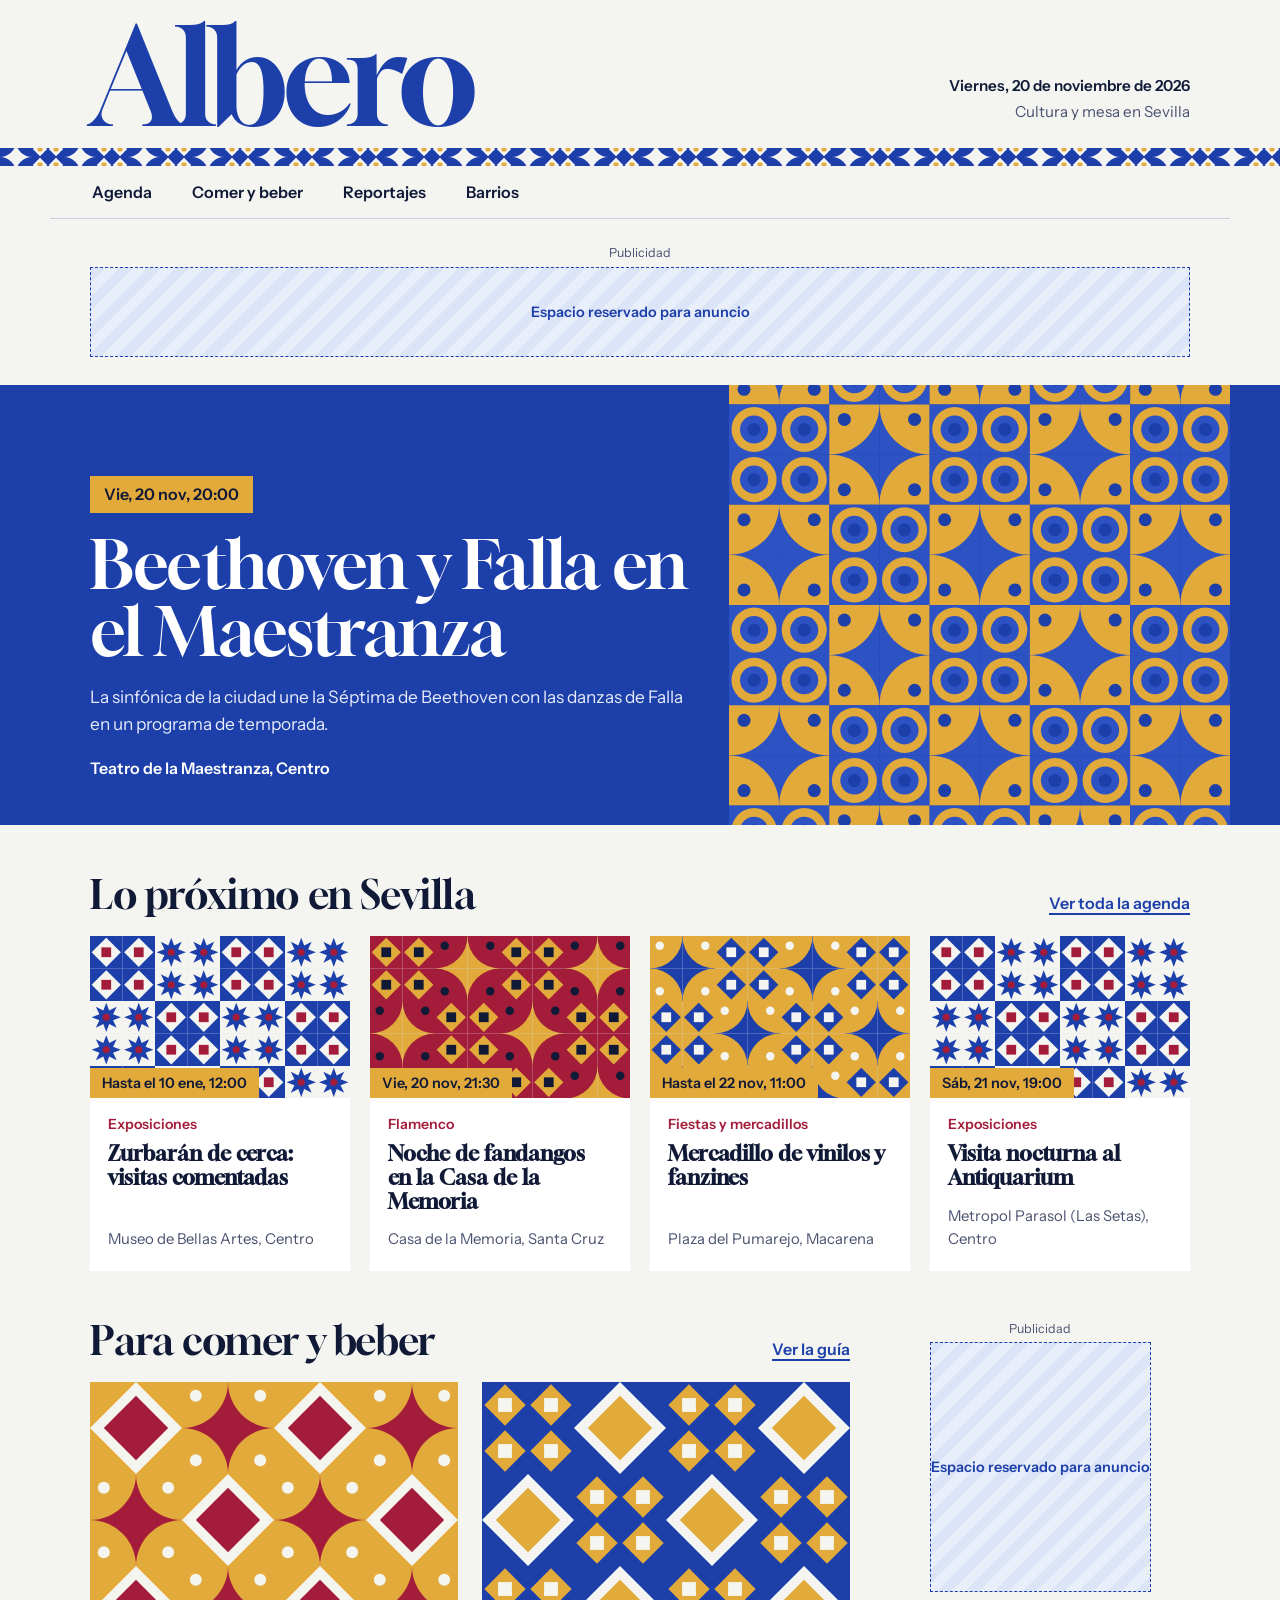
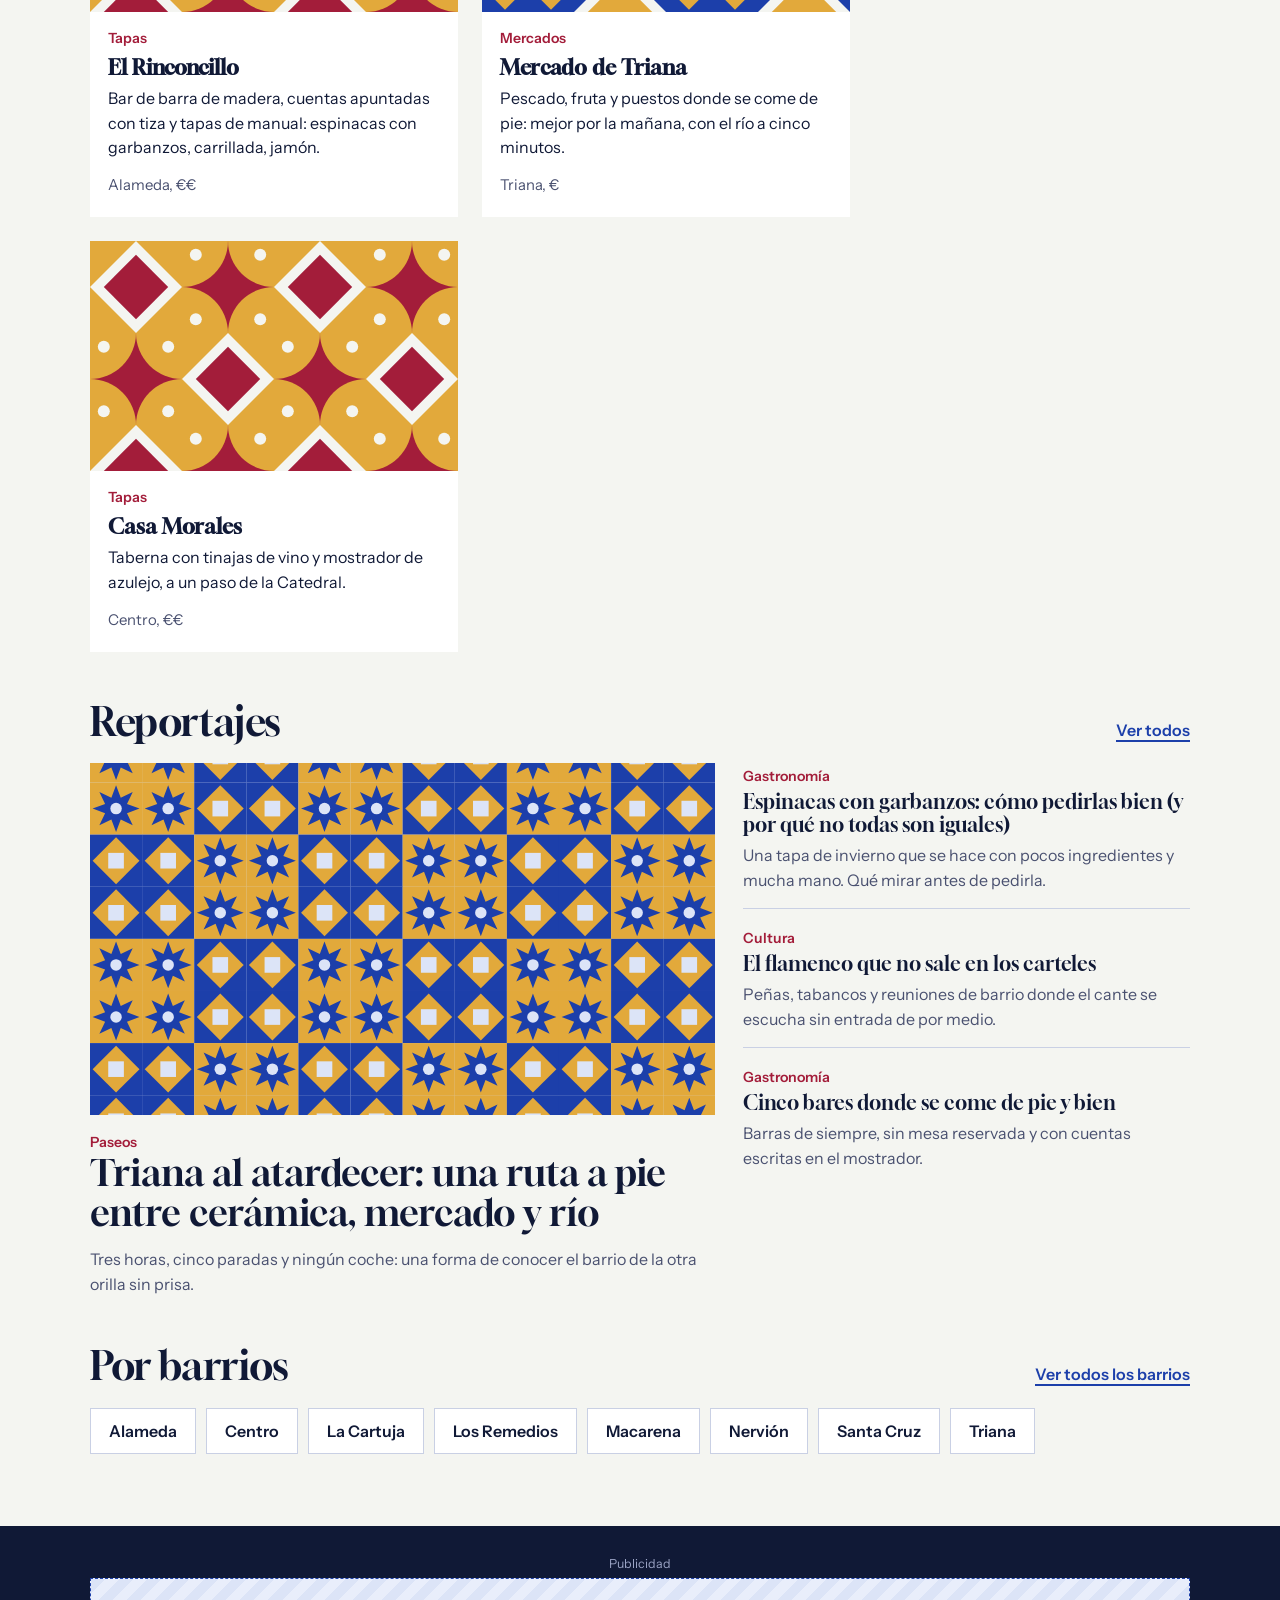
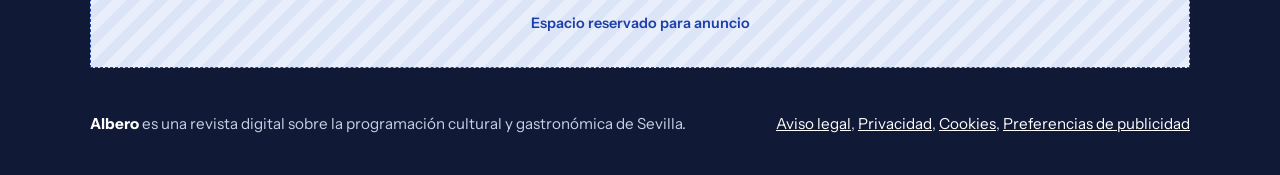
<file: index.html>
<!doctype html>
<html lang="es">
<head>
  <meta charset="utf-8">
  <meta name="viewport" content="width=device-width, initial-scale=1">
  <title>Albero · Cultura y mesa en Sevilla</title>
  <meta name="description" content="Agenda cultural y guía gastronómica de Sevilla: conciertos, teatro, flamenco, exposiciones, tapas, mercados y reportajes.">
  <link rel="icon" href="data:image/svg+xml,%3Csvg xmlns='http://www.w3.org/2000/svg' viewBox='0 0 32 32'%3E%3Crect width='32' height='32' fill='%231C3FAA'/%3E%3Cpath d='M0 0H32A32 32 0 0 1 0 32Z' fill='%23E2A93B'/%3E%3C/svg%3E">
  <link rel="preconnect" href="https://fonts.googleapis.com">
  <link rel="preconnect" href="https://fonts.gstatic.com" crossorigin>
  <link href="https://fonts.googleapis.com/css2?family=Gloock&family=Instrument+Sans:wght@400;500;600&display=swap" rel="stylesheet">
  <link rel="stylesheet" href="css/styles.css">
</head>
<body>
  <a class="saltar" href="#contenido">Saltar al contenido</a>

  <header class="cabecera">
    <div class="cabecera__fila">
      <a class="marca" href="#/" aria-label="Albero, inicio">Albero</a>
      <p class="cabecera__meta">
        <span id="fecha-hoy"></span>
        <span id="lema"></span>
      </p>
    </div>
    <div class="franja" id="franja" aria-hidden="true"></div>
    <nav class="menu" aria-label="Secciones">
      <a href="#/agenda" data-nav="agenda">Agenda</a>
      <a href="#/comer" data-nav="comer">Comer y beber</a>
      <a href="#/reportajes" data-nav="reportajes">Reportajes</a>
      <a href="#/barrios" data-nav="barrios">Barrios</a>
    </nav>
  </header>

  <main id="contenido" tabindex="-1">
    <noscript><p class="aviso">Esta revista necesita JavaScript para cargar la programación.</p></noscript>
  </main>

  <footer class="pie">
    <div id="ad-pie"></div>
    <div class="pie__fila">
      <p><strong id="pie-nombre">Albero</strong> es una revista digital sobre la programación cultural y gastronómica de Sevilla.</p>
      <p><a href="#/aviso-legal">Aviso legal</a>, <a href="#/privacidad">Privacidad</a>, <a href="#/cookies">Cookies</a>, <a href="#" id="abrir-cookies">Preferencias de publicidad</a></p>
    </div>
  </footer>

  <div class="cookies" id="cookies" role="dialog" aria-labelledby="cookies-t" hidden>
    <h2 id="cookies-t">Publicidad y cookies</h2>
    <p>Usamos cookies de publicidad de Google para financiar la revista. Solo se cargan si las aceptas.</p>
    <div class="cookies__botones">
      <button type="button" class="boton boton--claro" id="cookies-no">Rechazar</button>
      <button type="button" class="boton" id="cookies-si">Aceptar</button>
    </div>
  </div>

  <script src="js/azulejos.js"></script>
  <script src="js/app.js"></script>
</body>
</html>
</file>
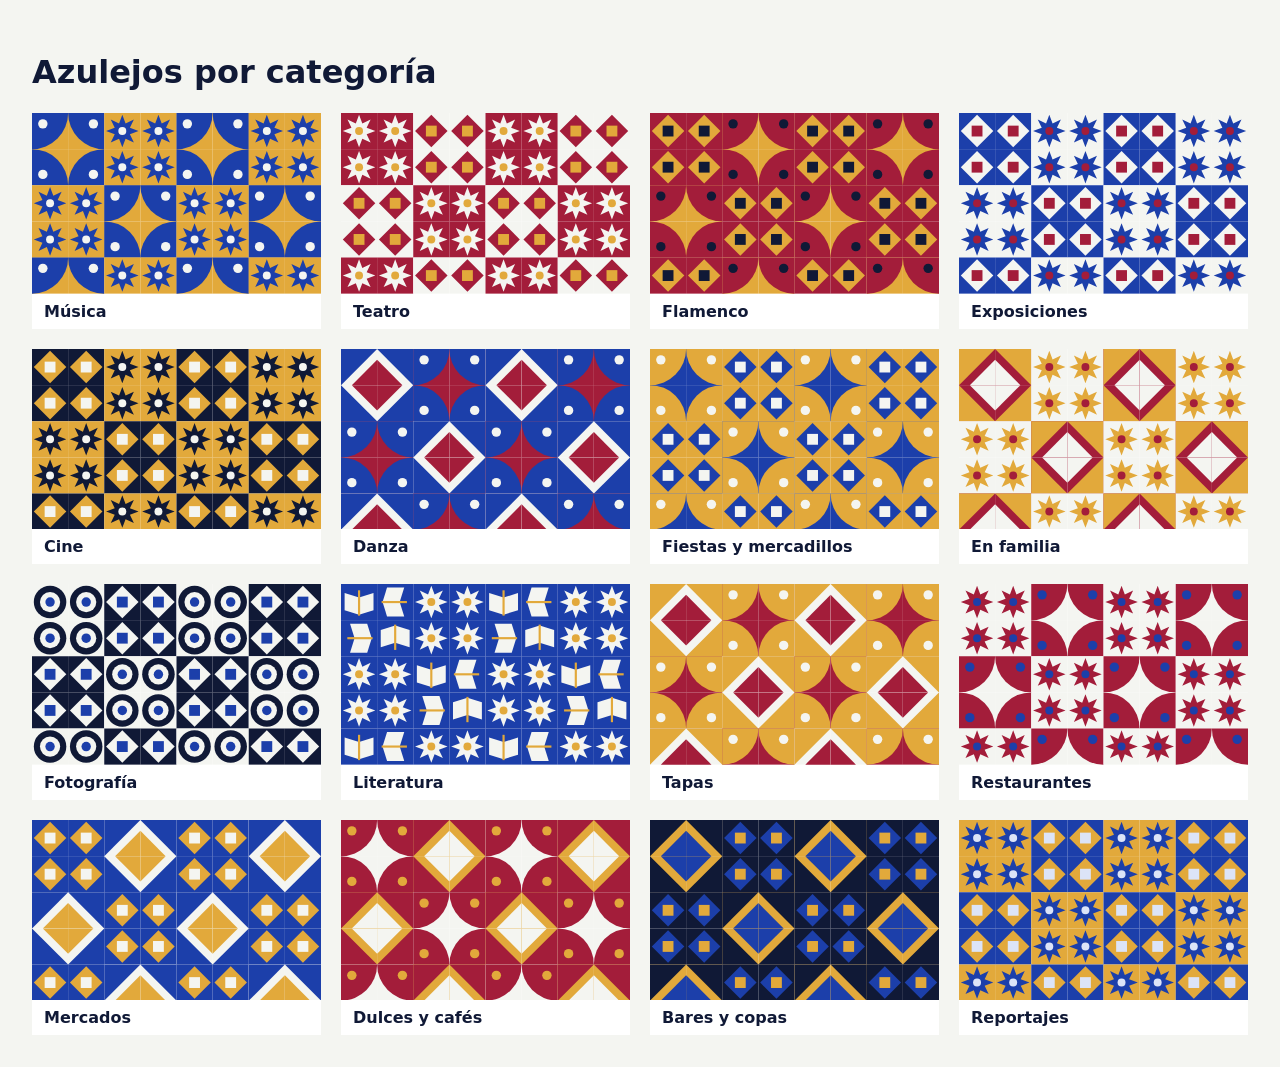
<file: docs/patrones.html>
<!doctype html><meta charset="utf-8"><title>Azulejos de Albero</title><style>body{font-family:system-ui;background:#f4f5f1;color:#101936;margin:0;padding:32px}h1{font-weight:600}div.g{display:grid;grid-template-columns:repeat(auto-fill,minmax(240px,1fr));gap:20px}figure{margin:0;background:#fff}figure svg{display:block;width:100%;height:auto;aspect-ratio:8/5}figcaption{padding:8px 12px;font-weight:600}</style><h1>Azulejos por categoría</h1><div class="g"><figure><svg xmlns="http://www.w3.org/2000/svg" viewBox="0 0 160 100" preserveAspectRatio="xMidYMid slice" aria-hidden="true" focusable="false"><g transform="translate(0 0) rotate(0 10 10)"><rect width="20" height="20" fill="#E2A93B"/><path d="M0 0H20A20 20 0 0 1 0 20Z" fill="#1C3FAA"/><circle cx="6" cy="6" r="2.6" fill="#F4F5F1"/></g><g transform="translate(20 0) rotate(90 10 10)"><rect width="20" height="20" fill="#E2A93B"/><path d="M0 0H20A20 20 0 0 1 0 20Z" fill="#1C3FAA"/><circle cx="6" cy="6" r="2.6" fill="#F4F5F1"/></g><g transform="translate(40 0) rotate(0 10 10)"><rect width="20" height="20" fill="#E2A93B"/><polygon points="10.0,1.0 11.8,5.8 16.4,3.6 14.2,8.2 19.0,10.0 14.2,11.8 16.4,16.4 11.8,14.2 10.0,19.0 8.2,14.2 3.6,16.4 5.8,11.8 1.0,10.0 5.8,8.2 3.6,3.6 8.2,5.8" fill="#1C3FAA"/><circle cx="10" cy="10" r="2.2" fill="#F4F5F1"/></g><g transform="translate(60 0) rotate(90 10 10)"><rect width="20" height="20" fill="#E2A93B"/><polygon points="10.0,1.0 11.8,5.8 16.4,3.6 14.2,8.2 19.0,10.0 14.2,11.8 16.4,16.4 11.8,14.2 10.0,19.0 8.2,14.2 3.6,16.4 5.8,11.8 1.0,10.0 5.8,8.2 3.6,3.6 8.2,5.8" fill="#1C3FAA"/><circle cx="10" cy="10" r="2.2" fill="#F4F5F1"/></g><g transform="translate(80 0) rotate(0 10 10)"><rect width="20" height="20" fill="#E2A93B"/><path d="M0 0H20A20 20 0 0 1 0 20Z" fill="#1C3FAA"/><circle cx="6" cy="6" r="2.6" fill="#F4F5F1"/></g><g transform="translate(100 0) rotate(90 10 10)"><rect width="20" height="20" fill="#E2A93B"/><path d="M0 0H20A20 20 0 0 1 0 20Z" fill="#1C3FAA"/><circle cx="6" cy="6" r="2.6" fill="#F4F5F1"/></g><g transform="translate(120 0) rotate(0 10 10)"><rect width="20" height="20" fill="#E2A93B"/><polygon points="10.0,1.0 11.8,5.8 16.4,3.6 14.2,8.2 19.0,10.0 14.2,11.8 16.4,16.4 11.8,14.2 10.0,19.0 8.2,14.2 3.6,16.4 5.8,11.8 1.0,10.0 5.8,8.2 3.6,3.6 8.2,5.8" fill="#1C3FAA"/><circle cx="10" cy="10" r="2.2" fill="#F4F5F1"/></g><g transform="translate(140 0) rotate(90 10 10)"><rect width="20" height="20" fill="#E2A93B"/><polygon points="10.0,1.0 11.8,5.8 16.4,3.6 14.2,8.2 19.0,10.0 14.2,11.8 16.4,16.4 11.8,14.2 10.0,19.0 8.2,14.2 3.6,16.4 5.8,11.8 1.0,10.0 5.8,8.2 3.6,3.6 8.2,5.8" fill="#1C3FAA"/><circle cx="10" cy="10" r="2.2" fill="#F4F5F1"/></g><g transform="translate(0 20) rotate(270 10 10)"><rect width="20" height="20" fill="#E2A93B"/><path d="M0 0H20A20 20 0 0 1 0 20Z" fill="#1C3FAA"/><circle cx="6" cy="6" r="2.6" fill="#F4F5F1"/></g><g transform="translate(20 20) rotate(180 10 10)"><rect width="20" height="20" fill="#E2A93B"/><path d="M0 0H20A20 20 0 0 1 0 20Z" fill="#1C3FAA"/><circle cx="6" cy="6" r="2.6" fill="#F4F5F1"/></g><g transform="translate(40 20) rotate(270 10 10)"><rect width="20" height="20" fill="#E2A93B"/><polygon points="10.0,1.0 11.8,5.8 16.4,3.6 14.2,8.2 19.0,10.0 14.2,11.8 16.4,16.4 11.8,14.2 10.0,19.0 8.2,14.2 3.6,16.4 5.8,11.8 1.0,10.0 5.8,8.2 3.6,3.6 8.2,5.8" fill="#1C3FAA"/><circle cx="10" cy="10" r="2.2" fill="#F4F5F1"/></g><g transform="translate(60 20) rotate(180 10 10)"><rect width="20" height="20" fill="#E2A93B"/><polygon points="10.0,1.0 11.8,5.8 16.4,3.6 14.2,8.2 19.0,10.0 14.2,11.8 16.4,16.4 11.8,14.2 10.0,19.0 8.2,14.2 3.6,16.4 5.8,11.8 1.0,10.0 5.8,8.2 3.6,3.6 8.2,5.8" fill="#1C3FAA"/><circle cx="10" cy="10" r="2.2" fill="#F4F5F1"/></g><g transform="translate(80 20) rotate(270 10 10)"><rect width="20" height="20" fill="#E2A93B"/><path d="M0 0H20A20 20 0 0 1 0 20Z" fill="#1C3FAA"/><circle cx="6" cy="6" r="2.6" fill="#F4F5F1"/></g><g transform="translate(100 20) rotate(180 10 10)"><rect width="20" height="20" fill="#E2A93B"/><path d="M0 0H20A20 20 0 0 1 0 20Z" fill="#1C3FAA"/><circle cx="6" cy="6" r="2.6" fill="#F4F5F1"/></g><g transform="translate(120 20) rotate(270 10 10)"><rect width="20" height="20" fill="#E2A93B"/><polygon points="10.0,1.0 11.8,5.8 16.4,3.6 14.2,8.2 19.0,10.0 14.2,11.8 16.4,16.4 11.8,14.2 10.0,19.0 8.2,14.2 3.6,16.4 5.8,11.8 1.0,10.0 5.8,8.2 3.6,3.6 8.2,5.8" fill="#1C3FAA"/><circle cx="10" cy="10" r="2.2" fill="#F4F5F1"/></g><g transform="translate(140 20) rotate(180 10 10)"><rect width="20" height="20" fill="#E2A93B"/><polygon points="10.0,1.0 11.8,5.8 16.4,3.6 14.2,8.2 19.0,10.0 14.2,11.8 16.4,16.4 11.8,14.2 10.0,19.0 8.2,14.2 3.6,16.4 5.8,11.8 1.0,10.0 5.8,8.2 3.6,3.6 8.2,5.8" fill="#1C3FAA"/><circle cx="10" cy="10" r="2.2" fill="#F4F5F1"/></g><g transform="translate(0 40) rotate(0 10 10)"><rect width="20" height="20" fill="#E2A93B"/><polygon points="10.0,1.0 11.8,5.8 16.4,3.6 14.2,8.2 19.0,10.0 14.2,11.8 16.4,16.4 11.8,14.2 10.0,19.0 8.2,14.2 3.6,16.4 5.8,11.8 1.0,10.0 5.8,8.2 3.6,3.6 8.2,5.8" fill="#1C3FAA"/><circle cx="10" cy="10" r="2.2" fill="#F4F5F1"/></g><g transform="translate(20 40) rotate(90 10 10)"><rect width="20" height="20" fill="#E2A93B"/><polygon points="10.0,1.0 11.8,5.8 16.4,3.6 14.2,8.2 19.0,10.0 14.2,11.8 16.4,16.4 11.8,14.2 10.0,19.0 8.2,14.2 3.6,16.4 5.8,11.8 1.0,10.0 5.8,8.2 3.6,3.6 8.2,5.8" fill="#1C3FAA"/><circle cx="10" cy="10" r="2.2" fill="#F4F5F1"/></g><g transform="translate(40 40) rotate(0 10 10)"><rect width="20" height="20" fill="#E2A93B"/><path d="M0 0H20A20 20 0 0 1 0 20Z" fill="#1C3FAA"/><circle cx="6" cy="6" r="2.6" fill="#F4F5F1"/></g><g transform="translate(60 40) rotate(90 10 10)"><rect width="20" height="20" fill="#E2A93B"/><path d="M0 0H20A20 20 0 0 1 0 20Z" fill="#1C3FAA"/><circle cx="6" cy="6" r="2.6" fill="#F4F5F1"/></g><g transform="translate(80 40) rotate(0 10 10)"><rect width="20" height="20" fill="#E2A93B"/><polygon points="10.0,1.0 11.8,5.8 16.4,3.6 14.2,8.2 19.0,10.0 14.2,11.8 16.4,16.4 11.8,14.2 10.0,19.0 8.2,14.2 3.6,16.4 5.8,11.8 1.0,10.0 5.8,8.2 3.6,3.6 8.2,5.8" fill="#1C3FAA"/><circle cx="10" cy="10" r="2.2" fill="#F4F5F1"/></g><g transform="translate(100 40) rotate(90 10 10)"><rect width="20" height="20" fill="#E2A93B"/><polygon points="10.0,1.0 11.8,5.8 16.4,3.6 14.2,8.2 19.0,10.0 14.2,11.8 16.4,16.4 11.8,14.2 10.0,19.0 8.2,14.2 3.6,16.4 5.8,11.8 1.0,10.0 5.8,8.2 3.6,3.6 8.2,5.8" fill="#1C3FAA"/><circle cx="10" cy="10" r="2.2" fill="#F4F5F1"/></g><g transform="translate(120 40) rotate(0 10 10)"><rect width="20" height="20" fill="#E2A93B"/><path d="M0 0H20A20 20 0 0 1 0 20Z" fill="#1C3FAA"/><circle cx="6" cy="6" r="2.6" fill="#F4F5F1"/></g><g transform="translate(140 40) rotate(90 10 10)"><rect width="20" height="20" fill="#E2A93B"/><path d="M0 0H20A20 20 0 0 1 0 20Z" fill="#1C3FAA"/><circle cx="6" cy="6" r="2.6" fill="#F4F5F1"/></g><g transform="translate(0 60) rotate(270 10 10)"><rect width="20" height="20" fill="#E2A93B"/><polygon points="10.0,1.0 11.8,5.8 16.4,3.6 14.2,8.2 19.0,10.0 14.2,11.8 16.4,16.4 11.8,14.2 10.0,19.0 8.2,14.2 3.6,16.4 5.8,11.8 1.0,10.0 5.8,8.2 3.6,3.6 8.2,5.8" fill="#1C3FAA"/><circle cx="10" cy="10" r="2.2" fill="#F4F5F1"/></g><g transform="translate(20 60) rotate(180 10 10)"><rect width="20" height="20" fill="#E2A93B"/><polygon points="10.0,1.0 11.8,5.8 16.4,3.6 14.2,8.2 19.0,10.0 14.2,11.8 16.4,16.4 11.8,14.2 10.0,19.0 8.2,14.2 3.6,16.4 5.8,11.8 1.0,10.0 5.8,8.2 3.6,3.6 8.2,5.8" fill="#1C3FAA"/><circle cx="10" cy="10" r="2.2" fill="#F4F5F1"/></g><g transform="translate(40 60) rotate(270 10 10)"><rect width="20" height="20" fill="#E2A93B"/><path d="M0 0H20A20 20 0 0 1 0 20Z" fill="#1C3FAA"/><circle cx="6" cy="6" r="2.6" fill="#F4F5F1"/></g><g transform="translate(60 60) rotate(180 10 10)"><rect width="20" height="20" fill="#E2A93B"/><path d="M0 0H20A20 20 0 0 1 0 20Z" fill="#1C3FAA"/><circle cx="6" cy="6" r="2.6" fill="#F4F5F1"/></g><g transform="translate(80 60) rotate(270 10 10)"><rect width="20" height="20" fill="#E2A93B"/><polygon points="10.0,1.0 11.8,5.8 16.4,3.6 14.2,8.2 19.0,10.0 14.2,11.8 16.4,16.4 11.8,14.2 10.0,19.0 8.2,14.2 3.6,16.4 5.8,11.8 1.0,10.0 5.8,8.2 3.6,3.6 8.2,5.8" fill="#1C3FAA"/><circle cx="10" cy="10" r="2.2" fill="#F4F5F1"/></g><g transform="translate(100 60) rotate(180 10 10)"><rect width="20" height="20" fill="#E2A93B"/><polygon points="10.0,1.0 11.8,5.8 16.4,3.6 14.2,8.2 19.0,10.0 14.2,11.8 16.4,16.4 11.8,14.2 10.0,19.0 8.2,14.2 3.6,16.4 5.8,11.8 1.0,10.0 5.8,8.2 3.6,3.6 8.2,5.8" fill="#1C3FAA"/><circle cx="10" cy="10" r="2.2" fill="#F4F5F1"/></g><g transform="translate(120 60) rotate(270 10 10)"><rect width="20" height="20" fill="#E2A93B"/><path d="M0 0H20A20 20 0 0 1 0 20Z" fill="#1C3FAA"/><circle cx="6" cy="6" r="2.6" fill="#F4F5F1"/></g><g transform="translate(140 60) rotate(180 10 10)"><rect width="20" height="20" fill="#E2A93B"/><path d="M0 0H20A20 20 0 0 1 0 20Z" fill="#1C3FAA"/><circle cx="6" cy="6" r="2.6" fill="#F4F5F1"/></g><g transform="translate(0 80) rotate(0 10 10)"><rect width="20" height="20" fill="#E2A93B"/><path d="M0 0H20A20 20 0 0 1 0 20Z" fill="#1C3FAA"/><circle cx="6" cy="6" r="2.6" fill="#F4F5F1"/></g><g transform="translate(20 80) rotate(90 10 10)"><rect width="20" height="20" fill="#E2A93B"/><path d="M0 0H20A20 20 0 0 1 0 20Z" fill="#1C3FAA"/><circle cx="6" cy="6" r="2.6" fill="#F4F5F1"/></g><g transform="translate(40 80) rotate(0 10 10)"><rect width="20" height="20" fill="#E2A93B"/><polygon points="10.0,1.0 11.8,5.8 16.4,3.6 14.2,8.2 19.0,10.0 14.2,11.8 16.4,16.4 11.8,14.2 10.0,19.0 8.2,14.2 3.6,16.4 5.8,11.8 1.0,10.0 5.8,8.2 3.6,3.6 8.2,5.8" fill="#1C3FAA"/><circle cx="10" cy="10" r="2.2" fill="#F4F5F1"/></g><g transform="translate(60 80) rotate(90 10 10)"><rect width="20" height="20" fill="#E2A93B"/><polygon points="10.0,1.0 11.8,5.8 16.4,3.6 14.2,8.2 19.0,10.0 14.2,11.8 16.4,16.4 11.8,14.2 10.0,19.0 8.2,14.2 3.6,16.4 5.8,11.8 1.0,10.0 5.8,8.2 3.6,3.6 8.2,5.8" fill="#1C3FAA"/><circle cx="10" cy="10" r="2.2" fill="#F4F5F1"/></g><g transform="translate(80 80) rotate(0 10 10)"><rect width="20" height="20" fill="#E2A93B"/><path d="M0 0H20A20 20 0 0 1 0 20Z" fill="#1C3FAA"/><circle cx="6" cy="6" r="2.6" fill="#F4F5F1"/></g><g transform="translate(100 80) rotate(90 10 10)"><rect width="20" height="20" fill="#E2A93B"/><path d="M0 0H20A20 20 0 0 1 0 20Z" fill="#1C3FAA"/><circle cx="6" cy="6" r="2.6" fill="#F4F5F1"/></g><g transform="translate(120 80) rotate(0 10 10)"><rect width="20" height="20" fill="#E2A93B"/><polygon points="10.0,1.0 11.8,5.8 16.4,3.6 14.2,8.2 19.0,10.0 14.2,11.8 16.4,16.4 11.8,14.2 10.0,19.0 8.2,14.2 3.6,16.4 5.8,11.8 1.0,10.0 5.8,8.2 3.6,3.6 8.2,5.8" fill="#1C3FAA"/><circle cx="10" cy="10" r="2.2" fill="#F4F5F1"/></g><g transform="translate(140 80) rotate(90 10 10)"><rect width="20" height="20" fill="#E2A93B"/><polygon points="10.0,1.0 11.8,5.8 16.4,3.6 14.2,8.2 19.0,10.0 14.2,11.8 16.4,16.4 11.8,14.2 10.0,19.0 8.2,14.2 3.6,16.4 5.8,11.8 1.0,10.0 5.8,8.2 3.6,3.6 8.2,5.8" fill="#1C3FAA"/><circle cx="10" cy="10" r="2.2" fill="#F4F5F1"/></g></svg><figcaption>Música</figcaption></figure><figure><svg xmlns="http://www.w3.org/2000/svg" viewBox="0 0 160 100" preserveAspectRatio="xMidYMid slice" aria-hidden="true" focusable="false"><g transform="translate(0 0) rotate(0 10 10)"><rect width="20" height="20" fill="#A31D3A"/><polygon points="10.0,1.0 11.8,5.8 16.4,3.6 14.2,8.2 19.0,10.0 14.2,11.8 16.4,16.4 11.8,14.2 10.0,19.0 8.2,14.2 3.6,16.4 5.8,11.8 1.0,10.0 5.8,8.2 3.6,3.6 8.2,5.8" fill="#F4F5F1"/><circle cx="10" cy="10" r="2.2" fill="#E2A93B"/></g><g transform="translate(20 0) rotate(90 10 10)"><rect width="20" height="20" fill="#A31D3A"/><polygon points="10.0,1.0 11.8,5.8 16.4,3.6 14.2,8.2 19.0,10.0 14.2,11.8 16.4,16.4 11.8,14.2 10.0,19.0 8.2,14.2 3.6,16.4 5.8,11.8 1.0,10.0 5.8,8.2 3.6,3.6 8.2,5.8" fill="#F4F5F1"/><circle cx="10" cy="10" r="2.2" fill="#E2A93B"/></g><g transform="translate(40 0) rotate(0 10 10)"><rect width="20" height="20" fill="#F4F5F1"/><polygon points="10,1 19,10 10,19 1,10" fill="#A31D3A"/><rect x="7" y="7" width="6" height="6" fill="#E2A93B"/></g><g transform="translate(60 0) rotate(90 10 10)"><rect width="20" height="20" fill="#F4F5F1"/><polygon points="10,1 19,10 10,19 1,10" fill="#A31D3A"/><rect x="7" y="7" width="6" height="6" fill="#E2A93B"/></g><g transform="translate(80 0) rotate(0 10 10)"><rect width="20" height="20" fill="#A31D3A"/><polygon points="10.0,1.0 11.8,5.8 16.4,3.6 14.2,8.2 19.0,10.0 14.2,11.8 16.4,16.4 11.8,14.2 10.0,19.0 8.2,14.2 3.6,16.4 5.8,11.8 1.0,10.0 5.8,8.2 3.6,3.6 8.2,5.8" fill="#F4F5F1"/><circle cx="10" cy="10" r="2.2" fill="#E2A93B"/></g><g transform="translate(100 0) rotate(90 10 10)"><rect width="20" height="20" fill="#A31D3A"/><polygon points="10.0,1.0 11.8,5.8 16.4,3.6 14.2,8.2 19.0,10.0 14.2,11.8 16.4,16.4 11.8,14.2 10.0,19.0 8.2,14.2 3.6,16.4 5.8,11.8 1.0,10.0 5.8,8.2 3.6,3.6 8.2,5.8" fill="#F4F5F1"/><circle cx="10" cy="10" r="2.2" fill="#E2A93B"/></g><g transform="translate(120 0) rotate(0 10 10)"><rect width="20" height="20" fill="#F4F5F1"/><polygon points="10,1 19,10 10,19 1,10" fill="#A31D3A"/><rect x="7" y="7" width="6" height="6" fill="#E2A93B"/></g><g transform="translate(140 0) rotate(90 10 10)"><rect width="20" height="20" fill="#F4F5F1"/><polygon points="10,1 19,10 10,19 1,10" fill="#A31D3A"/><rect x="7" y="7" width="6" height="6" fill="#E2A93B"/></g><g transform="translate(0 20) rotate(270 10 10)"><rect width="20" height="20" fill="#A31D3A"/><polygon points="10.0,1.0 11.8,5.8 16.4,3.6 14.2,8.2 19.0,10.0 14.2,11.8 16.4,16.4 11.8,14.2 10.0,19.0 8.2,14.2 3.6,16.4 5.8,11.8 1.0,10.0 5.8,8.2 3.6,3.6 8.2,5.8" fill="#F4F5F1"/><circle cx="10" cy="10" r="2.2" fill="#E2A93B"/></g><g transform="translate(20 20) rotate(180 10 10)"><rect width="20" height="20" fill="#A31D3A"/><polygon points="10.0,1.0 11.8,5.8 16.4,3.6 14.2,8.2 19.0,10.0 14.2,11.8 16.4,16.4 11.8,14.2 10.0,19.0 8.2,14.2 3.6,16.4 5.8,11.8 1.0,10.0 5.8,8.2 3.6,3.6 8.2,5.8" fill="#F4F5F1"/><circle cx="10" cy="10" r="2.2" fill="#E2A93B"/></g><g transform="translate(40 20) rotate(270 10 10)"><rect width="20" height="20" fill="#F4F5F1"/><polygon points="10,1 19,10 10,19 1,10" fill="#A31D3A"/><rect x="7" y="7" width="6" height="6" fill="#E2A93B"/></g><g transform="translate(60 20) rotate(180 10 10)"><rect width="20" height="20" fill="#F4F5F1"/><polygon points="10,1 19,10 10,19 1,10" fill="#A31D3A"/><rect x="7" y="7" width="6" height="6" fill="#E2A93B"/></g><g transform="translate(80 20) rotate(270 10 10)"><rect width="20" height="20" fill="#A31D3A"/><polygon points="10.0,1.0 11.8,5.8 16.4,3.6 14.2,8.2 19.0,10.0 14.2,11.8 16.4,16.4 11.8,14.2 10.0,19.0 8.2,14.2 3.6,16.4 5.8,11.8 1.0,10.0 5.8,8.2 3.6,3.6 8.2,5.8" fill="#F4F5F1"/><circle cx="10" cy="10" r="2.2" fill="#E2A93B"/></g><g transform="translate(100 20) rotate(180 10 10)"><rect width="20" height="20" fill="#A31D3A"/><polygon points="10.0,1.0 11.8,5.8 16.4,3.6 14.2,8.2 19.0,10.0 14.2,11.8 16.4,16.4 11.8,14.2 10.0,19.0 8.2,14.2 3.6,16.4 5.8,11.8 1.0,10.0 5.8,8.2 3.6,3.6 8.2,5.8" fill="#F4F5F1"/><circle cx="10" cy="10" r="2.2" fill="#E2A93B"/></g><g transform="translate(120 20) rotate(270 10 10)"><rect width="20" height="20" fill="#F4F5F1"/><polygon points="10,1 19,10 10,19 1,10" fill="#A31D3A"/><rect x="7" y="7" width="6" height="6" fill="#E2A93B"/></g><g transform="translate(140 20) rotate(180 10 10)"><rect width="20" height="20" fill="#F4F5F1"/><polygon points="10,1 19,10 10,19 1,10" fill="#A31D3A"/><rect x="7" y="7" width="6" height="6" fill="#E2A93B"/></g><g transform="translate(0 40) rotate(0 10 10)"><rect width="20" height="20" fill="#F4F5F1"/><polygon points="10,1 19,10 10,19 1,10" fill="#A31D3A"/><rect x="7" y="7" width="6" height="6" fill="#E2A93B"/></g><g transform="translate(20 40) rotate(90 10 10)"><rect width="20" height="20" fill="#F4F5F1"/><polygon points="10,1 19,10 10,19 1,10" fill="#A31D3A"/><rect x="7" y="7" width="6" height="6" fill="#E2A93B"/></g><g transform="translate(40 40) rotate(0 10 10)"><rect width="20" height="20" fill="#A31D3A"/><polygon points="10.0,1.0 11.8,5.8 16.4,3.6 14.2,8.2 19.0,10.0 14.2,11.8 16.4,16.4 11.8,14.2 10.0,19.0 8.2,14.2 3.6,16.4 5.8,11.8 1.0,10.0 5.8,8.2 3.6,3.6 8.2,5.8" fill="#F4F5F1"/><circle cx="10" cy="10" r="2.2" fill="#E2A93B"/></g><g transform="translate(60 40) rotate(90 10 10)"><rect width="20" height="20" fill="#A31D3A"/><polygon points="10.0,1.0 11.8,5.8 16.4,3.6 14.2,8.2 19.0,10.0 14.2,11.8 16.4,16.4 11.8,14.2 10.0,19.0 8.2,14.2 3.6,16.4 5.8,11.8 1.0,10.0 5.8,8.2 3.6,3.6 8.2,5.8" fill="#F4F5F1"/><circle cx="10" cy="10" r="2.2" fill="#E2A93B"/></g><g transform="translate(80 40) rotate(0 10 10)"><rect width="20" height="20" fill="#F4F5F1"/><polygon points="10,1 19,10 10,19 1,10" fill="#A31D3A"/><rect x="7" y="7" width="6" height="6" fill="#E2A93B"/></g><g transform="translate(100 40) rotate(90 10 10)"><rect width="20" height="20" fill="#F4F5F1"/><polygon points="10,1 19,10 10,19 1,10" fill="#A31D3A"/><rect x="7" y="7" width="6" height="6" fill="#E2A93B"/></g><g transform="translate(120 40) rotate(0 10 10)"><rect width="20" height="20" fill="#A31D3A"/><polygon points="10.0,1.0 11.8,5.8 16.4,3.6 14.2,8.2 19.0,10.0 14.2,11.8 16.4,16.4 11.8,14.2 10.0,19.0 8.2,14.2 3.6,16.4 5.8,11.8 1.0,10.0 5.8,8.2 3.6,3.6 8.2,5.8" fill="#F4F5F1"/><circle cx="10" cy="10" r="2.2" fill="#E2A93B"/></g><g transform="translate(140 40) rotate(90 10 10)"><rect width="20" height="20" fill="#A31D3A"/><polygon points="10.0,1.0 11.8,5.8 16.4,3.6 14.2,8.2 19.0,10.0 14.2,11.8 16.4,16.4 11.8,14.2 10.0,19.0 8.2,14.2 3.6,16.4 5.8,11.8 1.0,10.0 5.8,8.2 3.6,3.6 8.2,5.8" fill="#F4F5F1"/><circle cx="10" cy="10" r="2.2" fill="#E2A93B"/></g><g transform="translate(0 60) rotate(270 10 10)"><rect width="20" height="20" fill="#F4F5F1"/><polygon points="10,1 19,10 10,19 1,10" fill="#A31D3A"/><rect x="7" y="7" width="6" height="6" fill="#E2A93B"/></g><g transform="translate(20 60) rotate(180 10 10)"><rect width="20" height="20" fill="#F4F5F1"/><polygon points="10,1 19,10 10,19 1,10" fill="#A31D3A"/><rect x="7" y="7" width="6" height="6" fill="#E2A93B"/></g><g transform="translate(40 60) rotate(270 10 10)"><rect width="20" height="20" fill="#A31D3A"/><polygon points="10.0,1.0 11.8,5.8 16.4,3.6 14.2,8.2 19.0,10.0 14.2,11.8 16.4,16.4 11.8,14.2 10.0,19.0 8.2,14.2 3.6,16.4 5.8,11.8 1.0,10.0 5.8,8.2 3.6,3.6 8.2,5.8" fill="#F4F5F1"/><circle cx="10" cy="10" r="2.2" fill="#E2A93B"/></g><g transform="translate(60 60) rotate(180 10 10)"><rect width="20" height="20" fill="#A31D3A"/><polygon points="10.0,1.0 11.8,5.8 16.4,3.6 14.2,8.2 19.0,10.0 14.2,11.8 16.4,16.4 11.8,14.2 10.0,19.0 8.2,14.2 3.6,16.4 5.8,11.8 1.0,10.0 5.8,8.2 3.6,3.6 8.2,5.8" fill="#F4F5F1"/><circle cx="10" cy="10" r="2.2" fill="#E2A93B"/></g><g transform="translate(80 60) rotate(270 10 10)"><rect width="20" height="20" fill="#F4F5F1"/><polygon points="10,1 19,10 10,19 1,10" fill="#A31D3A"/><rect x="7" y="7" width="6" height="6" fill="#E2A93B"/></g><g transform="translate(100 60) rotate(180 10 10)"><rect width="20" height="20" fill="#F4F5F1"/><polygon points="10,1 19,10 10,19 1,10" fill="#A31D3A"/><rect x="7" y="7" width="6" height="6" fill="#E2A93B"/></g><g transform="translate(120 60) rotate(270 10 10)"><rect width="20" height="20" fill="#A31D3A"/><polygon points="10.0,1.0 11.8,5.8 16.4,3.6 14.2,8.2 19.0,10.0 14.2,11.8 16.4,16.4 11.8,14.2 10.0,19.0 8.2,14.2 3.6,16.4 5.8,11.8 1.0,10.0 5.8,8.2 3.6,3.6 8.2,5.8" fill="#F4F5F1"/><circle cx="10" cy="10" r="2.2" fill="#E2A93B"/></g><g transform="translate(140 60) rotate(180 10 10)"><rect width="20" height="20" fill="#A31D3A"/><polygon points="10.0,1.0 11.8,5.8 16.4,3.6 14.2,8.2 19.0,10.0 14.2,11.8 16.4,16.4 11.8,14.2 10.0,19.0 8.2,14.2 3.6,16.4 5.8,11.8 1.0,10.0 5.8,8.2 3.6,3.6 8.2,5.8" fill="#F4F5F1"/><circle cx="10" cy="10" r="2.2" fill="#E2A93B"/></g><g transform="translate(0 80) rotate(0 10 10)"><rect width="20" height="20" fill="#A31D3A"/><polygon points="10.0,1.0 11.8,5.8 16.4,3.6 14.2,8.2 19.0,10.0 14.2,11.8 16.4,16.4 11.8,14.2 10.0,19.0 8.2,14.2 3.6,16.4 5.8,11.8 1.0,10.0 5.8,8.2 3.6,3.6 8.2,5.8" fill="#F4F5F1"/><circle cx="10" cy="10" r="2.2" fill="#E2A93B"/></g><g transform="translate(20 80) rotate(90 10 10)"><rect width="20" height="20" fill="#A31D3A"/><polygon points="10.0,1.0 11.8,5.8 16.4,3.6 14.2,8.2 19.0,10.0 14.2,11.8 16.4,16.4 11.8,14.2 10.0,19.0 8.2,14.2 3.6,16.4 5.8,11.8 1.0,10.0 5.8,8.2 3.6,3.6 8.2,5.8" fill="#F4F5F1"/><circle cx="10" cy="10" r="2.2" fill="#E2A93B"/></g><g transform="translate(40 80) rotate(0 10 10)"><rect width="20" height="20" fill="#F4F5F1"/><polygon points="10,1 19,10 10,19 1,10" fill="#A31D3A"/><rect x="7" y="7" width="6" height="6" fill="#E2A93B"/></g><g transform="translate(60 80) rotate(90 10 10)"><rect width="20" height="20" fill="#F4F5F1"/><polygon points="10,1 19,10 10,19 1,10" fill="#A31D3A"/><rect x="7" y="7" width="6" height="6" fill="#E2A93B"/></g><g transform="translate(80 80) rotate(0 10 10)"><rect width="20" height="20" fill="#A31D3A"/><polygon points="10.0,1.0 11.8,5.8 16.4,3.6 14.2,8.2 19.0,10.0 14.2,11.8 16.4,16.4 11.8,14.2 10.0,19.0 8.2,14.2 3.6,16.4 5.8,11.8 1.0,10.0 5.8,8.2 3.6,3.6 8.2,5.8" fill="#F4F5F1"/><circle cx="10" cy="10" r="2.2" fill="#E2A93B"/></g><g transform="translate(100 80) rotate(90 10 10)"><rect width="20" height="20" fill="#A31D3A"/><polygon points="10.0,1.0 11.8,5.8 16.4,3.6 14.2,8.2 19.0,10.0 14.2,11.8 16.4,16.4 11.8,14.2 10.0,19.0 8.2,14.2 3.6,16.4 5.8,11.8 1.0,10.0 5.8,8.2 3.6,3.6 8.2,5.8" fill="#F4F5F1"/><circle cx="10" cy="10" r="2.2" fill="#E2A93B"/></g><g transform="translate(120 80) rotate(0 10 10)"><rect width="20" height="20" fill="#F4F5F1"/><polygon points="10,1 19,10 10,19 1,10" fill="#A31D3A"/><rect x="7" y="7" width="6" height="6" fill="#E2A93B"/></g><g transform="translate(140 80) rotate(90 10 10)"><rect width="20" height="20" fill="#F4F5F1"/><polygon points="10,1 19,10 10,19 1,10" fill="#A31D3A"/><rect x="7" y="7" width="6" height="6" fill="#E2A93B"/></g></svg><figcaption>Teatro</figcaption></figure><figure><svg xmlns="http://www.w3.org/2000/svg" viewBox="0 0 160 100" preserveAspectRatio="xMidYMid slice" aria-hidden="true" focusable="false"><g transform="translate(0 0) rotate(0 10 10)"><rect width="20" height="20" fill="#A31D3A"/><polygon points="10,1 19,10 10,19 1,10" fill="#E2A93B"/><rect x="7" y="7" width="6" height="6" fill="#101936"/></g><g transform="translate(20 0) rotate(90 10 10)"><rect width="20" height="20" fill="#A31D3A"/><polygon points="10,1 19,10 10,19 1,10" fill="#E2A93B"/><rect x="7" y="7" width="6" height="6" fill="#101936"/></g><g transform="translate(40 0) rotate(0 10 10)"><rect width="20" height="20" fill="#E2A93B"/><path d="M0 0H20A20 20 0 0 1 0 20Z" fill="#A31D3A"/><circle cx="6" cy="6" r="2.6" fill="#101936"/></g><g transform="translate(60 0) rotate(90 10 10)"><rect width="20" height="20" fill="#E2A93B"/><path d="M0 0H20A20 20 0 0 1 0 20Z" fill="#A31D3A"/><circle cx="6" cy="6" r="2.6" fill="#101936"/></g><g transform="translate(80 0) rotate(0 10 10)"><rect width="20" height="20" fill="#A31D3A"/><polygon points="10,1 19,10 10,19 1,10" fill="#E2A93B"/><rect x="7" y="7" width="6" height="6" fill="#101936"/></g><g transform="translate(100 0) rotate(90 10 10)"><rect width="20" height="20" fill="#A31D3A"/><polygon points="10,1 19,10 10,19 1,10" fill="#E2A93B"/><rect x="7" y="7" width="6" height="6" fill="#101936"/></g><g transform="translate(120 0) rotate(0 10 10)"><rect width="20" height="20" fill="#E2A93B"/><path d="M0 0H20A20 20 0 0 1 0 20Z" fill="#A31D3A"/><circle cx="6" cy="6" r="2.6" fill="#101936"/></g><g transform="translate(140 0) rotate(90 10 10)"><rect width="20" height="20" fill="#E2A93B"/><path d="M0 0H20A20 20 0 0 1 0 20Z" fill="#A31D3A"/><circle cx="6" cy="6" r="2.6" fill="#101936"/></g><g transform="translate(0 20) rotate(270 10 10)"><rect width="20" height="20" fill="#A31D3A"/><polygon points="10,1 19,10 10,19 1,10" fill="#E2A93B"/><rect x="7" y="7" width="6" height="6" fill="#101936"/></g><g transform="translate(20 20) rotate(180 10 10)"><rect width="20" height="20" fill="#A31D3A"/><polygon points="10,1 19,10 10,19 1,10" fill="#E2A93B"/><rect x="7" y="7" width="6" height="6" fill="#101936"/></g><g transform="translate(40 20) rotate(270 10 10)"><rect width="20" height="20" fill="#E2A93B"/><path d="M0 0H20A20 20 0 0 1 0 20Z" fill="#A31D3A"/><circle cx="6" cy="6" r="2.6" fill="#101936"/></g><g transform="translate(60 20) rotate(180 10 10)"><rect width="20" height="20" fill="#E2A93B"/><path d="M0 0H20A20 20 0 0 1 0 20Z" fill="#A31D3A"/><circle cx="6" cy="6" r="2.6" fill="#101936"/></g><g transform="translate(80 20) rotate(270 10 10)"><rect width="20" height="20" fill="#A31D3A"/><polygon points="10,1 19,10 10,19 1,10" fill="#E2A93B"/><rect x="7" y="7" width="6" height="6" fill="#101936"/></g><g transform="translate(100 20) rotate(180 10 10)"><rect width="20" height="20" fill="#A31D3A"/><polygon points="10,1 19,10 10,19 1,10" fill="#E2A93B"/><rect x="7" y="7" width="6" height="6" fill="#101936"/></g><g transform="translate(120 20) rotate(270 10 10)"><rect width="20" height="20" fill="#E2A93B"/><path d="M0 0H20A20 20 0 0 1 0 20Z" fill="#A31D3A"/><circle cx="6" cy="6" r="2.6" fill="#101936"/></g><g transform="translate(140 20) rotate(180 10 10)"><rect width="20" height="20" fill="#E2A93B"/><path d="M0 0H20A20 20 0 0 1 0 20Z" fill="#A31D3A"/><circle cx="6" cy="6" r="2.6" fill="#101936"/></g><g transform="translate(0 40) rotate(0 10 10)"><rect width="20" height="20" fill="#E2A93B"/><path d="M0 0H20A20 20 0 0 1 0 20Z" fill="#A31D3A"/><circle cx="6" cy="6" r="2.6" fill="#101936"/></g><g transform="translate(20 40) rotate(90 10 10)"><rect width="20" height="20" fill="#E2A93B"/><path d="M0 0H20A20 20 0 0 1 0 20Z" fill="#A31D3A"/><circle cx="6" cy="6" r="2.6" fill="#101936"/></g><g transform="translate(40 40) rotate(0 10 10)"><rect width="20" height="20" fill="#A31D3A"/><polygon points="10,1 19,10 10,19 1,10" fill="#E2A93B"/><rect x="7" y="7" width="6" height="6" fill="#101936"/></g><g transform="translate(60 40) rotate(90 10 10)"><rect width="20" height="20" fill="#A31D3A"/><polygon points="10,1 19,10 10,19 1,10" fill="#E2A93B"/><rect x="7" y="7" width="6" height="6" fill="#101936"/></g><g transform="translate(80 40) rotate(0 10 10)"><rect width="20" height="20" fill="#E2A93B"/><path d="M0 0H20A20 20 0 0 1 0 20Z" fill="#A31D3A"/><circle cx="6" cy="6" r="2.6" fill="#101936"/></g><g transform="translate(100 40) rotate(90 10 10)"><rect width="20" height="20" fill="#E2A93B"/><path d="M0 0H20A20 20 0 0 1 0 20Z" fill="#A31D3A"/><circle cx="6" cy="6" r="2.6" fill="#101936"/></g><g transform="translate(120 40) rotate(0 10 10)"><rect width="20" height="20" fill="#A31D3A"/><polygon points="10,1 19,10 10,19 1,10" fill="#E2A93B"/><rect x="7" y="7" width="6" height="6" fill="#101936"/></g><g transform="translate(140 40) rotate(90 10 10)"><rect width="20" height="20" fill="#A31D3A"/><polygon points="10,1 19,10 10,19 1,10" fill="#E2A93B"/><rect x="7" y="7" width="6" height="6" fill="#101936"/></g><g transform="translate(0 60) rotate(270 10 10)"><rect width="20" height="20" fill="#E2A93B"/><path d="M0 0H20A20 20 0 0 1 0 20Z" fill="#A31D3A"/><circle cx="6" cy="6" r="2.6" fill="#101936"/></g><g transform="translate(20 60) rotate(180 10 10)"><rect width="20" height="20" fill="#E2A93B"/><path d="M0 0H20A20 20 0 0 1 0 20Z" fill="#A31D3A"/><circle cx="6" cy="6" r="2.6" fill="#101936"/></g><g transform="translate(40 60) rotate(270 10 10)"><rect width="20" height="20" fill="#A31D3A"/><polygon points="10,1 19,10 10,19 1,10" fill="#E2A93B"/><rect x="7" y="7" width="6" height="6" fill="#101936"/></g><g transform="translate(60 60) rotate(180 10 10)"><rect width="20" height="20" fill="#A31D3A"/><polygon points="10,1 19,10 10,19 1,10" fill="#E2A93B"/><rect x="7" y="7" width="6" height="6" fill="#101936"/></g><g transform="translate(80 60) rotate(270 10 10)"><rect width="20" height="20" fill="#E2A93B"/><path d="M0 0H20A20 20 0 0 1 0 20Z" fill="#A31D3A"/><circle cx="6" cy="6" r="2.6" fill="#101936"/></g><g transform="translate(100 60) rotate(180 10 10)"><rect width="20" height="20" fill="#E2A93B"/><path d="M0 0H20A20 20 0 0 1 0 20Z" fill="#A31D3A"/><circle cx="6" cy="6" r="2.6" fill="#101936"/></g><g transform="translate(120 60) rotate(270 10 10)"><rect width="20" height="20" fill="#A31D3A"/><polygon points="10,1 19,10 10,19 1,10" fill="#E2A93B"/><rect x="7" y="7" width="6" height="6" fill="#101936"/></g><g transform="translate(140 60) rotate(180 10 10)"><rect width="20" height="20" fill="#A31D3A"/><polygon points="10,1 19,10 10,19 1,10" fill="#E2A93B"/><rect x="7" y="7" width="6" height="6" fill="#101936"/></g><g transform="translate(0 80) rotate(0 10 10)"><rect width="20" height="20" fill="#A31D3A"/><polygon points="10,1 19,10 10,19 1,10" fill="#E2A93B"/><rect x="7" y="7" width="6" height="6" fill="#101936"/></g><g transform="translate(20 80) rotate(90 10 10)"><rect width="20" height="20" fill="#A31D3A"/><polygon points="10,1 19,10 10,19 1,10" fill="#E2A93B"/><rect x="7" y="7" width="6" height="6" fill="#101936"/></g><g transform="translate(40 80) rotate(0 10 10)"><rect width="20" height="20" fill="#E2A93B"/><path d="M0 0H20A20 20 0 0 1 0 20Z" fill="#A31D3A"/><circle cx="6" cy="6" r="2.6" fill="#101936"/></g><g transform="translate(60 80) rotate(90 10 10)"><rect width="20" height="20" fill="#E2A93B"/><path d="M0 0H20A20 20 0 0 1 0 20Z" fill="#A31D3A"/><circle cx="6" cy="6" r="2.6" fill="#101936"/></g><g transform="translate(80 80) rotate(0 10 10)"><rect width="20" height="20" fill="#A31D3A"/><polygon points="10,1 19,10 10,19 1,10" fill="#E2A93B"/><rect x="7" y="7" width="6" height="6" fill="#101936"/></g><g transform="translate(100 80) rotate(90 10 10)"><rect width="20" height="20" fill="#A31D3A"/><polygon points="10,1 19,10 10,19 1,10" fill="#E2A93B"/><rect x="7" y="7" width="6" height="6" fill="#101936"/></g><g transform="translate(120 80) rotate(0 10 10)"><rect width="20" height="20" fill="#E2A93B"/><path d="M0 0H20A20 20 0 0 1 0 20Z" fill="#A31D3A"/><circle cx="6" cy="6" r="2.6" fill="#101936"/></g><g transform="translate(140 80) rotate(90 10 10)"><rect width="20" height="20" fill="#E2A93B"/><path d="M0 0H20A20 20 0 0 1 0 20Z" fill="#A31D3A"/><circle cx="6" cy="6" r="2.6" fill="#101936"/></g></svg><figcaption>Flamenco</figcaption></figure><figure><svg xmlns="http://www.w3.org/2000/svg" viewBox="0 0 160 100" preserveAspectRatio="xMidYMid slice" aria-hidden="true" focusable="false"><g transform="translate(0 0) rotate(0 10 10)"><rect width="20" height="20" fill="#1C3FAA"/><polygon points="10,1 19,10 10,19 1,10" fill="#F4F5F1"/><rect x="7" y="7" width="6" height="6" fill="#A31D3A"/></g><g transform="translate(20 0) rotate(90 10 10)"><rect width="20" height="20" fill="#1C3FAA"/><polygon points="10,1 19,10 10,19 1,10" fill="#F4F5F1"/><rect x="7" y="7" width="6" height="6" fill="#A31D3A"/></g><g transform="translate(40 0) rotate(0 10 10)"><rect width="20" height="20" fill="#F4F5F1"/><polygon points="10.0,1.0 11.8,5.8 16.4,3.6 14.2,8.2 19.0,10.0 14.2,11.8 16.4,16.4 11.8,14.2 10.0,19.0 8.2,14.2 3.6,16.4 5.8,11.8 1.0,10.0 5.8,8.2 3.6,3.6 8.2,5.8" fill="#1C3FAA"/><circle cx="10" cy="10" r="2.2" fill="#A31D3A"/></g><g transform="translate(60 0) rotate(90 10 10)"><rect width="20" height="20" fill="#F4F5F1"/><polygon points="10.0,1.0 11.8,5.8 16.4,3.6 14.2,8.2 19.0,10.0 14.2,11.8 16.4,16.4 11.8,14.2 10.0,19.0 8.2,14.2 3.6,16.4 5.8,11.8 1.0,10.0 5.8,8.2 3.6,3.6 8.2,5.8" fill="#1C3FAA"/><circle cx="10" cy="10" r="2.2" fill="#A31D3A"/></g><g transform="translate(80 0) rotate(0 10 10)"><rect width="20" height="20" fill="#1C3FAA"/><polygon points="10,1 19,10 10,19 1,10" fill="#F4F5F1"/><rect x="7" y="7" width="6" height="6" fill="#A31D3A"/></g><g transform="translate(100 0) rotate(90 10 10)"><rect width="20" height="20" fill="#1C3FAA"/><polygon points="10,1 19,10 10,19 1,10" fill="#F4F5F1"/><rect x="7" y="7" width="6" height="6" fill="#A31D3A"/></g><g transform="translate(120 0) rotate(0 10 10)"><rect width="20" height="20" fill="#F4F5F1"/><polygon points="10.0,1.0 11.8,5.8 16.4,3.6 14.2,8.2 19.0,10.0 14.2,11.8 16.4,16.4 11.8,14.2 10.0,19.0 8.2,14.2 3.6,16.4 5.8,11.8 1.0,10.0 5.8,8.2 3.6,3.6 8.2,5.8" fill="#1C3FAA"/><circle cx="10" cy="10" r="2.2" fill="#A31D3A"/></g><g transform="translate(140 0) rotate(90 10 10)"><rect width="20" height="20" fill="#F4F5F1"/><polygon points="10.0,1.0 11.8,5.8 16.4,3.6 14.2,8.2 19.0,10.0 14.2,11.8 16.4,16.4 11.8,14.2 10.0,19.0 8.2,14.2 3.6,16.4 5.8,11.8 1.0,10.0 5.8,8.2 3.6,3.6 8.2,5.8" fill="#1C3FAA"/><circle cx="10" cy="10" r="2.2" fill="#A31D3A"/></g><g transform="translate(0 20) rotate(270 10 10)"><rect width="20" height="20" fill="#1C3FAA"/><polygon points="10,1 19,10 10,19 1,10" fill="#F4F5F1"/><rect x="7" y="7" width="6" height="6" fill="#A31D3A"/></g><g transform="translate(20 20) rotate(180 10 10)"><rect width="20" height="20" fill="#1C3FAA"/><polygon points="10,1 19,10 10,19 1,10" fill="#F4F5F1"/><rect x="7" y="7" width="6" height="6" fill="#A31D3A"/></g><g transform="translate(40 20) rotate(270 10 10)"><rect width="20" height="20" fill="#F4F5F1"/><polygon points="10.0,1.0 11.8,5.8 16.4,3.6 14.2,8.2 19.0,10.0 14.2,11.8 16.4,16.4 11.8,14.2 10.0,19.0 8.2,14.2 3.6,16.4 5.8,11.8 1.0,10.0 5.8,8.2 3.6,3.6 8.2,5.8" fill="#1C3FAA"/><circle cx="10" cy="10" r="2.2" fill="#A31D3A"/></g><g transform="translate(60 20) rotate(180 10 10)"><rect width="20" height="20" fill="#F4F5F1"/><polygon points="10.0,1.0 11.8,5.8 16.4,3.6 14.2,8.2 19.0,10.0 14.2,11.8 16.4,16.4 11.8,14.2 10.0,19.0 8.2,14.2 3.6,16.4 5.8,11.8 1.0,10.0 5.8,8.2 3.6,3.6 8.2,5.8" fill="#1C3FAA"/><circle cx="10" cy="10" r="2.2" fill="#A31D3A"/></g><g transform="translate(80 20) rotate(270 10 10)"><rect width="20" height="20" fill="#1C3FAA"/><polygon points="10,1 19,10 10,19 1,10" fill="#F4F5F1"/><rect x="7" y="7" width="6" height="6" fill="#A31D3A"/></g><g transform="translate(100 20) rotate(180 10 10)"><rect width="20" height="20" fill="#1C3FAA"/><polygon points="10,1 19,10 10,19 1,10" fill="#F4F5F1"/><rect x="7" y="7" width="6" height="6" fill="#A31D3A"/></g><g transform="translate(120 20) rotate(270 10 10)"><rect width="20" height="20" fill="#F4F5F1"/><polygon points="10.0,1.0 11.8,5.8 16.4,3.6 14.2,8.2 19.0,10.0 14.2,11.8 16.4,16.4 11.8,14.2 10.0,19.0 8.2,14.2 3.6,16.4 5.8,11.8 1.0,10.0 5.8,8.2 3.6,3.6 8.2,5.8" fill="#1C3FAA"/><circle cx="10" cy="10" r="2.2" fill="#A31D3A"/></g><g transform="translate(140 20) rotate(180 10 10)"><rect width="20" height="20" fill="#F4F5F1"/><polygon points="10.0,1.0 11.8,5.8 16.4,3.6 14.2,8.2 19.0,10.0 14.2,11.8 16.4,16.4 11.8,14.2 10.0,19.0 8.2,14.2 3.6,16.4 5.8,11.8 1.0,10.0 5.8,8.2 3.6,3.6 8.2,5.8" fill="#1C3FAA"/><circle cx="10" cy="10" r="2.2" fill="#A31D3A"/></g><g transform="translate(0 40) rotate(0 10 10)"><rect width="20" height="20" fill="#F4F5F1"/><polygon points="10.0,1.0 11.8,5.8 16.4,3.6 14.2,8.2 19.0,10.0 14.2,11.8 16.4,16.4 11.8,14.2 10.0,19.0 8.2,14.2 3.6,16.4 5.8,11.8 1.0,10.0 5.8,8.2 3.6,3.6 8.2,5.8" fill="#1C3FAA"/><circle cx="10" cy="10" r="2.2" fill="#A31D3A"/></g><g transform="translate(20 40) rotate(90 10 10)"><rect width="20" height="20" fill="#F4F5F1"/><polygon points="10.0,1.0 11.8,5.8 16.4,3.6 14.2,8.2 19.0,10.0 14.2,11.8 16.4,16.4 11.8,14.2 10.0,19.0 8.2,14.2 3.6,16.4 5.8,11.8 1.0,10.0 5.8,8.2 3.6,3.6 8.2,5.8" fill="#1C3FAA"/><circle cx="10" cy="10" r="2.2" fill="#A31D3A"/></g><g transform="translate(40 40) rotate(0 10 10)"><rect width="20" height="20" fill="#1C3FAA"/><polygon points="10,1 19,10 10,19 1,10" fill="#F4F5F1"/><rect x="7" y="7" width="6" height="6" fill="#A31D3A"/></g><g transform="translate(60 40) rotate(90 10 10)"><rect width="20" height="20" fill="#1C3FAA"/><polygon points="10,1 19,10 10,19 1,10" fill="#F4F5F1"/><rect x="7" y="7" width="6" height="6" fill="#A31D3A"/></g><g transform="translate(80 40) rotate(0 10 10)"><rect width="20" height="20" fill="#F4F5F1"/><polygon points="10.0,1.0 11.8,5.8 16.4,3.6 14.2,8.2 19.0,10.0 14.2,11.8 16.4,16.4 11.8,14.2 10.0,19.0 8.2,14.2 3.6,16.4 5.8,11.8 1.0,10.0 5.8,8.2 3.6,3.6 8.2,5.8" fill="#1C3FAA"/><circle cx="10" cy="10" r="2.2" fill="#A31D3A"/></g><g transform="translate(100 40) rotate(90 10 10)"><rect width="20" height="20" fill="#F4F5F1"/><polygon points="10.0,1.0 11.8,5.8 16.4,3.6 14.2,8.2 19.0,10.0 14.2,11.8 16.4,16.4 11.8,14.2 10.0,19.0 8.2,14.2 3.6,16.4 5.8,11.8 1.0,10.0 5.8,8.2 3.6,3.6 8.2,5.8" fill="#1C3FAA"/><circle cx="10" cy="10" r="2.2" fill="#A31D3A"/></g><g transform="translate(120 40) rotate(0 10 10)"><rect width="20" height="20" fill="#1C3FAA"/><polygon points="10,1 19,10 10,19 1,10" fill="#F4F5F1"/><rect x="7" y="7" width="6" height="6" fill="#A31D3A"/></g><g transform="translate(140 40) rotate(90 10 10)"><rect width="20" height="20" fill="#1C3FAA"/><polygon points="10,1 19,10 10,19 1,10" fill="#F4F5F1"/><rect x="7" y="7" width="6" height="6" fill="#A31D3A"/></g><g transform="translate(0 60) rotate(270 10 10)"><rect width="20" height="20" fill="#F4F5F1"/><polygon points="10.0,1.0 11.8,5.8 16.4,3.6 14.2,8.2 19.0,10.0 14.2,11.8 16.4,16.4 11.8,14.2 10.0,19.0 8.2,14.2 3.6,16.4 5.8,11.8 1.0,10.0 5.8,8.2 3.6,3.6 8.2,5.8" fill="#1C3FAA"/><circle cx="10" cy="10" r="2.2" fill="#A31D3A"/></g><g transform="translate(20 60) rotate(180 10 10)"><rect width="20" height="20" fill="#F4F5F1"/><polygon points="10.0,1.0 11.8,5.8 16.4,3.6 14.2,8.2 19.0,10.0 14.2,11.8 16.4,16.4 11.8,14.2 10.0,19.0 8.2,14.2 3.6,16.4 5.8,11.8 1.0,10.0 5.8,8.2 3.6,3.6 8.2,5.8" fill="#1C3FAA"/><circle cx="10" cy="10" r="2.2" fill="#A31D3A"/></g><g transform="translate(40 60) rotate(270 10 10)"><rect width="20" height="20" fill="#1C3FAA"/><polygon points="10,1 19,10 10,19 1,10" fill="#F4F5F1"/><rect x="7" y="7" width="6" height="6" fill="#A31D3A"/></g><g transform="translate(60 60) rotate(180 10 10)"><rect width="20" height="20" fill="#1C3FAA"/><polygon points="10,1 19,10 10,19 1,10" fill="#F4F5F1"/><rect x="7" y="7" width="6" height="6" fill="#A31D3A"/></g><g transform="translate(80 60) rotate(270 10 10)"><rect width="20" height="20" fill="#F4F5F1"/><polygon points="10.0,1.0 11.8,5.8 16.4,3.6 14.2,8.2 19.0,10.0 14.2,11.8 16.4,16.4 11.8,14.2 10.0,19.0 8.2,14.2 3.6,16.4 5.8,11.8 1.0,10.0 5.8,8.2 3.6,3.6 8.2,5.8" fill="#1C3FAA"/><circle cx="10" cy="10" r="2.2" fill="#A31D3A"/></g><g transform="translate(100 60) rotate(180 10 10)"><rect width="20" height="20" fill="#F4F5F1"/><polygon points="10.0,1.0 11.8,5.8 16.4,3.6 14.2,8.2 19.0,10.0 14.2,11.8 16.4,16.4 11.8,14.2 10.0,19.0 8.2,14.2 3.6,16.4 5.8,11.8 1.0,10.0 5.8,8.2 3.6,3.6 8.2,5.8" fill="#1C3FAA"/><circle cx="10" cy="10" r="2.2" fill="#A31D3A"/></g><g transform="translate(120 60) rotate(270 10 10)"><rect width="20" height="20" fill="#1C3FAA"/><polygon points="10,1 19,10 10,19 1,10" fill="#F4F5F1"/><rect x="7" y="7" width="6" height="6" fill="#A31D3A"/></g><g transform="translate(140 60) rotate(180 10 10)"><rect width="20" height="20" fill="#1C3FAA"/><polygon points="10,1 19,10 10,19 1,10" fill="#F4F5F1"/><rect x="7" y="7" width="6" height="6" fill="#A31D3A"/></g><g transform="translate(0 80) rotate(0 10 10)"><rect width="20" height="20" fill="#1C3FAA"/><polygon points="10,1 19,10 10,19 1,10" fill="#F4F5F1"/><rect x="7" y="7" width="6" height="6" fill="#A31D3A"/></g><g transform="translate(20 80) rotate(90 10 10)"><rect width="20" height="20" fill="#1C3FAA"/><polygon points="10,1 19,10 10,19 1,10" fill="#F4F5F1"/><rect x="7" y="7" width="6" height="6" fill="#A31D3A"/></g><g transform="translate(40 80) rotate(0 10 10)"><rect width="20" height="20" fill="#F4F5F1"/><polygon points="10.0,1.0 11.8,5.8 16.4,3.6 14.2,8.2 19.0,10.0 14.2,11.8 16.4,16.4 11.8,14.2 10.0,19.0 8.2,14.2 3.6,16.4 5.8,11.8 1.0,10.0 5.8,8.2 3.6,3.6 8.2,5.8" fill="#1C3FAA"/><circle cx="10" cy="10" r="2.2" fill="#A31D3A"/></g><g transform="translate(60 80) rotate(90 10 10)"><rect width="20" height="20" fill="#F4F5F1"/><polygon points="10.0,1.0 11.8,5.8 16.4,3.6 14.2,8.2 19.0,10.0 14.2,11.8 16.4,16.4 11.8,14.2 10.0,19.0 8.2,14.2 3.6,16.4 5.8,11.8 1.0,10.0 5.8,8.2 3.6,3.6 8.2,5.8" fill="#1C3FAA"/><circle cx="10" cy="10" r="2.2" fill="#A31D3A"/></g><g transform="translate(80 80) rotate(0 10 10)"><rect width="20" height="20" fill="#1C3FAA"/><polygon points="10,1 19,10 10,19 1,10" fill="#F4F5F1"/><rect x="7" y="7" width="6" height="6" fill="#A31D3A"/></g><g transform="translate(100 80) rotate(90 10 10)"><rect width="20" height="20" fill="#1C3FAA"/><polygon points="10,1 19,10 10,19 1,10" fill="#F4F5F1"/><rect x="7" y="7" width="6" height="6" fill="#A31D3A"/></g><g transform="translate(120 80) rotate(0 10 10)"><rect width="20" height="20" fill="#F4F5F1"/><polygon points="10.0,1.0 11.8,5.8 16.4,3.6 14.2,8.2 19.0,10.0 14.2,11.8 16.4,16.4 11.8,14.2 10.0,19.0 8.2,14.2 3.6,16.4 5.8,11.8 1.0,10.0 5.8,8.2 3.6,3.6 8.2,5.8" fill="#1C3FAA"/><circle cx="10" cy="10" r="2.2" fill="#A31D3A"/></g><g transform="translate(140 80) rotate(90 10 10)"><rect width="20" height="20" fill="#F4F5F1"/><polygon points="10.0,1.0 11.8,5.8 16.4,3.6 14.2,8.2 19.0,10.0 14.2,11.8 16.4,16.4 11.8,14.2 10.0,19.0 8.2,14.2 3.6,16.4 5.8,11.8 1.0,10.0 5.8,8.2 3.6,3.6 8.2,5.8" fill="#1C3FAA"/><circle cx="10" cy="10" r="2.2" fill="#A31D3A"/></g></svg><figcaption>Exposiciones</figcaption></figure><figure><svg xmlns="http://www.w3.org/2000/svg" viewBox="0 0 160 100" preserveAspectRatio="xMidYMid slice" aria-hidden="true" focusable="false"><g transform="translate(0 0) rotate(0 10 10)"><rect width="20" height="20" fill="#101936"/><polygon points="10,1 19,10 10,19 1,10" fill="#E2A93B"/><rect x="7" y="7" width="6" height="6" fill="#F4F5F1"/></g><g transform="translate(20 0) rotate(90 10 10)"><rect width="20" height="20" fill="#101936"/><polygon points="10,1 19,10 10,19 1,10" fill="#E2A93B"/><rect x="7" y="7" width="6" height="6" fill="#F4F5F1"/></g><g transform="translate(40 0) rotate(0 10 10)"><rect width="20" height="20" fill="#E2A93B"/><polygon points="10.0,1.0 11.8,5.8 16.4,3.6 14.2,8.2 19.0,10.0 14.2,11.8 16.4,16.4 11.8,14.2 10.0,19.0 8.2,14.2 3.6,16.4 5.8,11.8 1.0,10.0 5.8,8.2 3.6,3.6 8.2,5.8" fill="#101936"/><circle cx="10" cy="10" r="2.2" fill="#F4F5F1"/></g><g transform="translate(60 0) rotate(90 10 10)"><rect width="20" height="20" fill="#E2A93B"/><polygon points="10.0,1.0 11.8,5.8 16.4,3.6 14.2,8.2 19.0,10.0 14.2,11.8 16.4,16.4 11.8,14.2 10.0,19.0 8.2,14.2 3.6,16.4 5.8,11.8 1.0,10.0 5.8,8.2 3.6,3.6 8.2,5.8" fill="#101936"/><circle cx="10" cy="10" r="2.2" fill="#F4F5F1"/></g><g transform="translate(80 0) rotate(0 10 10)"><rect width="20" height="20" fill="#101936"/><polygon points="10,1 19,10 10,19 1,10" fill="#E2A93B"/><rect x="7" y="7" width="6" height="6" fill="#F4F5F1"/></g><g transform="translate(100 0) rotate(90 10 10)"><rect width="20" height="20" fill="#101936"/><polygon points="10,1 19,10 10,19 1,10" fill="#E2A93B"/><rect x="7" y="7" width="6" height="6" fill="#F4F5F1"/></g><g transform="translate(120 0) rotate(0 10 10)"><rect width="20" height="20" fill="#E2A93B"/><polygon points="10.0,1.0 11.8,5.8 16.4,3.6 14.2,8.2 19.0,10.0 14.2,11.8 16.4,16.4 11.8,14.2 10.0,19.0 8.2,14.2 3.6,16.4 5.8,11.8 1.0,10.0 5.8,8.2 3.6,3.6 8.2,5.8" fill="#101936"/><circle cx="10" cy="10" r="2.2" fill="#F4F5F1"/></g><g transform="translate(140 0) rotate(90 10 10)"><rect width="20" height="20" fill="#E2A93B"/><polygon points="10.0,1.0 11.8,5.8 16.4,3.6 14.2,8.2 19.0,10.0 14.2,11.8 16.4,16.4 11.8,14.2 10.0,19.0 8.2,14.2 3.6,16.4 5.8,11.8 1.0,10.0 5.8,8.2 3.6,3.6 8.2,5.8" fill="#101936"/><circle cx="10" cy="10" r="2.2" fill="#F4F5F1"/></g><g transform="translate(0 20) rotate(270 10 10)"><rect width="20" height="20" fill="#101936"/><polygon points="10,1 19,10 10,19 1,10" fill="#E2A93B"/><rect x="7" y="7" width="6" height="6" fill="#F4F5F1"/></g><g transform="translate(20 20) rotate(180 10 10)"><rect width="20" height="20" fill="#101936"/><polygon points="10,1 19,10 10,19 1,10" fill="#E2A93B"/><rect x="7" y="7" width="6" height="6" fill="#F4F5F1"/></g><g transform="translate(40 20) rotate(270 10 10)"><rect width="20" height="20" fill="#E2A93B"/><polygon points="10.0,1.0 11.8,5.8 16.4,3.6 14.2,8.2 19.0,10.0 14.2,11.8 16.4,16.4 11.8,14.2 10.0,19.0 8.2,14.2 3.6,16.4 5.8,11.8 1.0,10.0 5.8,8.2 3.6,3.6 8.2,5.8" fill="#101936"/><circle cx="10" cy="10" r="2.2" fill="#F4F5F1"/></g><g transform="translate(60 20) rotate(180 10 10)"><rect width="20" height="20" fill="#E2A93B"/><polygon points="10.0,1.0 11.8,5.8 16.4,3.6 14.2,8.2 19.0,10.0 14.2,11.8 16.4,16.4 11.8,14.2 10.0,19.0 8.2,14.2 3.6,16.4 5.8,11.8 1.0,10.0 5.8,8.2 3.6,3.6 8.2,5.8" fill="#101936"/><circle cx="10" cy="10" r="2.2" fill="#F4F5F1"/></g><g transform="translate(80 20) rotate(270 10 10)"><rect width="20" height="20" fill="#101936"/><polygon points="10,1 19,10 10,19 1,10" fill="#E2A93B"/><rect x="7" y="7" width="6" height="6" fill="#F4F5F1"/></g><g transform="translate(100 20) rotate(180 10 10)"><rect width="20" height="20" fill="#101936"/><polygon points="10,1 19,10 10,19 1,10" fill="#E2A93B"/><rect x="7" y="7" width="6" height="6" fill="#F4F5F1"/></g><g transform="translate(120 20) rotate(270 10 10)"><rect width="20" height="20" fill="#E2A93B"/><polygon points="10.0,1.0 11.8,5.8 16.4,3.6 14.2,8.2 19.0,10.0 14.2,11.8 16.4,16.4 11.8,14.2 10.0,19.0 8.2,14.2 3.6,16.4 5.8,11.8 1.0,10.0 5.8,8.2 3.6,3.6 8.2,5.8" fill="#101936"/><circle cx="10" cy="10" r="2.2" fill="#F4F5F1"/></g><g transform="translate(140 20) rotate(180 10 10)"><rect width="20" height="20" fill="#E2A93B"/><polygon points="10.0,1.0 11.8,5.8 16.4,3.6 14.2,8.2 19.0,10.0 14.2,11.8 16.4,16.4 11.8,14.2 10.0,19.0 8.2,14.2 3.6,16.4 5.8,11.8 1.0,10.0 5.8,8.2 3.6,3.6 8.2,5.8" fill="#101936"/><circle cx="10" cy="10" r="2.2" fill="#F4F5F1"/></g><g transform="translate(0 40) rotate(0 10 10)"><rect width="20" height="20" fill="#E2A93B"/><polygon points="10.0,1.0 11.8,5.8 16.4,3.6 14.2,8.2 19.0,10.0 14.2,11.8 16.4,16.4 11.8,14.2 10.0,19.0 8.2,14.2 3.6,16.4 5.8,11.8 1.0,10.0 5.8,8.2 3.6,3.6 8.2,5.8" fill="#101936"/><circle cx="10" cy="10" r="2.2" fill="#F4F5F1"/></g><g transform="translate(20 40) rotate(90 10 10)"><rect width="20" height="20" fill="#E2A93B"/><polygon points="10.0,1.0 11.8,5.8 16.4,3.6 14.2,8.2 19.0,10.0 14.2,11.8 16.4,16.4 11.8,14.2 10.0,19.0 8.2,14.2 3.6,16.4 5.8,11.8 1.0,10.0 5.8,8.2 3.6,3.6 8.2,5.8" fill="#101936"/><circle cx="10" cy="10" r="2.2" fill="#F4F5F1"/></g><g transform="translate(40 40) rotate(0 10 10)"><rect width="20" height="20" fill="#101936"/><polygon points="10,1 19,10 10,19 1,10" fill="#E2A93B"/><rect x="7" y="7" width="6" height="6" fill="#F4F5F1"/></g><g transform="translate(60 40) rotate(90 10 10)"><rect width="20" height="20" fill="#101936"/><polygon points="10,1 19,10 10,19 1,10" fill="#E2A93B"/><rect x="7" y="7" width="6" height="6" fill="#F4F5F1"/></g><g transform="translate(80 40) rotate(0 10 10)"><rect width="20" height="20" fill="#E2A93B"/><polygon points="10.0,1.0 11.8,5.8 16.4,3.6 14.2,8.2 19.0,10.0 14.2,11.8 16.4,16.4 11.8,14.2 10.0,19.0 8.2,14.2 3.6,16.4 5.8,11.8 1.0,10.0 5.8,8.2 3.6,3.6 8.2,5.8" fill="#101936"/><circle cx="10" cy="10" r="2.2" fill="#F4F5F1"/></g><g transform="translate(100 40) rotate(90 10 10)"><rect width="20" height="20" fill="#E2A93B"/><polygon points="10.0,1.0 11.8,5.8 16.4,3.6 14.2,8.2 19.0,10.0 14.2,11.8 16.4,16.4 11.8,14.2 10.0,19.0 8.2,14.2 3.6,16.4 5.8,11.8 1.0,10.0 5.8,8.2 3.6,3.6 8.2,5.8" fill="#101936"/><circle cx="10" cy="10" r="2.2" fill="#F4F5F1"/></g><g transform="translate(120 40) rotate(0 10 10)"><rect width="20" height="20" fill="#101936"/><polygon points="10,1 19,10 10,19 1,10" fill="#E2A93B"/><rect x="7" y="7" width="6" height="6" fill="#F4F5F1"/></g><g transform="translate(140 40) rotate(90 10 10)"><rect width="20" height="20" fill="#101936"/><polygon points="10,1 19,10 10,19 1,10" fill="#E2A93B"/><rect x="7" y="7" width="6" height="6" fill="#F4F5F1"/></g><g transform="translate(0 60) rotate(270 10 10)"><rect width="20" height="20" fill="#E2A93B"/><polygon points="10.0,1.0 11.8,5.8 16.4,3.6 14.2,8.2 19.0,10.0 14.2,11.8 16.4,16.4 11.8,14.2 10.0,19.0 8.2,14.2 3.6,16.4 5.8,11.8 1.0,10.0 5.8,8.2 3.6,3.6 8.2,5.8" fill="#101936"/><circle cx="10" cy="10" r="2.2" fill="#F4F5F1"/></g><g transform="translate(20 60) rotate(180 10 10)"><rect width="20" height="20" fill="#E2A93B"/><polygon points="10.0,1.0 11.8,5.8 16.4,3.6 14.2,8.2 19.0,10.0 14.2,11.8 16.4,16.4 11.8,14.2 10.0,19.0 8.2,14.2 3.6,16.4 5.8,11.8 1.0,10.0 5.8,8.2 3.6,3.6 8.2,5.8" fill="#101936"/><circle cx="10" cy="10" r="2.2" fill="#F4F5F1"/></g><g transform="translate(40 60) rotate(270 10 10)"><rect width="20" height="20" fill="#101936"/><polygon points="10,1 19,10 10,19 1,10" fill="#E2A93B"/><rect x="7" y="7" width="6" height="6" fill="#F4F5F1"/></g><g transform="translate(60 60) rotate(180 10 10)"><rect width="20" height="20" fill="#101936"/><polygon points="10,1 19,10 10,19 1,10" fill="#E2A93B"/><rect x="7" y="7" width="6" height="6" fill="#F4F5F1"/></g><g transform="translate(80 60) rotate(270 10 10)"><rect width="20" height="20" fill="#E2A93B"/><polygon points="10.0,1.0 11.8,5.8 16.4,3.6 14.2,8.2 19.0,10.0 14.2,11.8 16.4,16.4 11.8,14.2 10.0,19.0 8.2,14.2 3.6,16.4 5.8,11.8 1.0,10.0 5.8,8.2 3.6,3.6 8.2,5.8" fill="#101936"/><circle cx="10" cy="10" r="2.2" fill="#F4F5F1"/></g><g transform="translate(100 60) rotate(180 10 10)"><rect width="20" height="20" fill="#E2A93B"/><polygon points="10.0,1.0 11.8,5.8 16.4,3.6 14.2,8.2 19.0,10.0 14.2,11.8 16.4,16.4 11.8,14.2 10.0,19.0 8.2,14.2 3.6,16.4 5.8,11.8 1.0,10.0 5.8,8.2 3.6,3.6 8.2,5.8" fill="#101936"/><circle cx="10" cy="10" r="2.2" fill="#F4F5F1"/></g><g transform="translate(120 60) rotate(270 10 10)"><rect width="20" height="20" fill="#101936"/><polygon points="10,1 19,10 10,19 1,10" fill="#E2A93B"/><rect x="7" y="7" width="6" height="6" fill="#F4F5F1"/></g><g transform="translate(140 60) rotate(180 10 10)"><rect width="20" height="20" fill="#101936"/><polygon points="10,1 19,10 10,19 1,10" fill="#E2A93B"/><rect x="7" y="7" width="6" height="6" fill="#F4F5F1"/></g><g transform="translate(0 80) rotate(0 10 10)"><rect width="20" height="20" fill="#101936"/><polygon points="10,1 19,10 10,19 1,10" fill="#E2A93B"/><rect x="7" y="7" width="6" height="6" fill="#F4F5F1"/></g><g transform="translate(20 80) rotate(90 10 10)"><rect width="20" height="20" fill="#101936"/><polygon points="10,1 19,10 10,19 1,10" fill="#E2A93B"/><rect x="7" y="7" width="6" height="6" fill="#F4F5F1"/></g><g transform="translate(40 80) rotate(0 10 10)"><rect width="20" height="20" fill="#E2A93B"/><polygon points="10.0,1.0 11.8,5.8 16.4,3.6 14.2,8.2 19.0,10.0 14.2,11.8 16.4,16.4 11.8,14.2 10.0,19.0 8.2,14.2 3.6,16.4 5.8,11.8 1.0,10.0 5.8,8.2 3.6,3.6 8.2,5.8" fill="#101936"/><circle cx="10" cy="10" r="2.2" fill="#F4F5F1"/></g><g transform="translate(60 80) rotate(90 10 10)"><rect width="20" height="20" fill="#E2A93B"/><polygon points="10.0,1.0 11.8,5.8 16.4,3.6 14.2,8.2 19.0,10.0 14.2,11.8 16.4,16.4 11.8,14.2 10.0,19.0 8.2,14.2 3.6,16.4 5.8,11.8 1.0,10.0 5.8,8.2 3.6,3.6 8.2,5.8" fill="#101936"/><circle cx="10" cy="10" r="2.2" fill="#F4F5F1"/></g><g transform="translate(80 80) rotate(0 10 10)"><rect width="20" height="20" fill="#101936"/><polygon points="10,1 19,10 10,19 1,10" fill="#E2A93B"/><rect x="7" y="7" width="6" height="6" fill="#F4F5F1"/></g><g transform="translate(100 80) rotate(90 10 10)"><rect width="20" height="20" fill="#101936"/><polygon points="10,1 19,10 10,19 1,10" fill="#E2A93B"/><rect x="7" y="7" width="6" height="6" fill="#F4F5F1"/></g><g transform="translate(120 80) rotate(0 10 10)"><rect width="20" height="20" fill="#E2A93B"/><polygon points="10.0,1.0 11.8,5.8 16.4,3.6 14.2,8.2 19.0,10.0 14.2,11.8 16.4,16.4 11.8,14.2 10.0,19.0 8.2,14.2 3.6,16.4 5.8,11.8 1.0,10.0 5.8,8.2 3.6,3.6 8.2,5.8" fill="#101936"/><circle cx="10" cy="10" r="2.2" fill="#F4F5F1"/></g><g transform="translate(140 80) rotate(90 10 10)"><rect width="20" height="20" fill="#E2A93B"/><polygon points="10.0,1.0 11.8,5.8 16.4,3.6 14.2,8.2 19.0,10.0 14.2,11.8 16.4,16.4 11.8,14.2 10.0,19.0 8.2,14.2 3.6,16.4 5.8,11.8 1.0,10.0 5.8,8.2 3.6,3.6 8.2,5.8" fill="#101936"/><circle cx="10" cy="10" r="2.2" fill="#F4F5F1"/></g></svg><figcaption>Cine</figcaption></figure><figure><svg xmlns="http://www.w3.org/2000/svg" viewBox="0 0 160 100" preserveAspectRatio="xMidYMid slice" aria-hidden="true" focusable="false"><g transform="translate(0 0) rotate(0 10 10)"><rect width="20" height="20" fill="#F4F5F1"/><polygon points="0,0 20,0 0,20" fill="#1C3FAA"/><polygon points="20,20 20,6 6,20" fill="#A31D3A"/></g><g transform="translate(20 0) rotate(90 10 10)"><rect width="20" height="20" fill="#F4F5F1"/><polygon points="0,0 20,0 0,20" fill="#1C3FAA"/><polygon points="20,20 20,6 6,20" fill="#A31D3A"/></g><g transform="translate(40 0) rotate(0 10 10)"><rect width="20" height="20" fill="#A31D3A"/><path d="M0 0H20A20 20 0 0 1 0 20Z" fill="#1C3FAA"/><circle cx="6" cy="6" r="2.6" fill="#F4F5F1"/></g><g transform="translate(60 0) rotate(90 10 10)"><rect width="20" height="20" fill="#A31D3A"/><path d="M0 0H20A20 20 0 0 1 0 20Z" fill="#1C3FAA"/><circle cx="6" cy="6" r="2.6" fill="#F4F5F1"/></g><g transform="translate(80 0) rotate(0 10 10)"><rect width="20" height="20" fill="#F4F5F1"/><polygon points="0,0 20,0 0,20" fill="#1C3FAA"/><polygon points="20,20 20,6 6,20" fill="#A31D3A"/></g><g transform="translate(100 0) rotate(90 10 10)"><rect width="20" height="20" fill="#F4F5F1"/><polygon points="0,0 20,0 0,20" fill="#1C3FAA"/><polygon points="20,20 20,6 6,20" fill="#A31D3A"/></g><g transform="translate(120 0) rotate(0 10 10)"><rect width="20" height="20" fill="#A31D3A"/><path d="M0 0H20A20 20 0 0 1 0 20Z" fill="#1C3FAA"/><circle cx="6" cy="6" r="2.6" fill="#F4F5F1"/></g><g transform="translate(140 0) rotate(90 10 10)"><rect width="20" height="20" fill="#A31D3A"/><path d="M0 0H20A20 20 0 0 1 0 20Z" fill="#1C3FAA"/><circle cx="6" cy="6" r="2.6" fill="#F4F5F1"/></g><g transform="translate(0 20) rotate(270 10 10)"><rect width="20" height="20" fill="#F4F5F1"/><polygon points="0,0 20,0 0,20" fill="#1C3FAA"/><polygon points="20,20 20,6 6,20" fill="#A31D3A"/></g><g transform="translate(20 20) rotate(180 10 10)"><rect width="20" height="20" fill="#F4F5F1"/><polygon points="0,0 20,0 0,20" fill="#1C3FAA"/><polygon points="20,20 20,6 6,20" fill="#A31D3A"/></g><g transform="translate(40 20) rotate(270 10 10)"><rect width="20" height="20" fill="#A31D3A"/><path d="M0 0H20A20 20 0 0 1 0 20Z" fill="#1C3FAA"/><circle cx="6" cy="6" r="2.6" fill="#F4F5F1"/></g><g transform="translate(60 20) rotate(180 10 10)"><rect width="20" height="20" fill="#A31D3A"/><path d="M0 0H20A20 20 0 0 1 0 20Z" fill="#1C3FAA"/><circle cx="6" cy="6" r="2.6" fill="#F4F5F1"/></g><g transform="translate(80 20) rotate(270 10 10)"><rect width="20" height="20" fill="#F4F5F1"/><polygon points="0,0 20,0 0,20" fill="#1C3FAA"/><polygon points="20,20 20,6 6,20" fill="#A31D3A"/></g><g transform="translate(100 20) rotate(180 10 10)"><rect width="20" height="20" fill="#F4F5F1"/><polygon points="0,0 20,0 0,20" fill="#1C3FAA"/><polygon points="20,20 20,6 6,20" fill="#A31D3A"/></g><g transform="translate(120 20) rotate(270 10 10)"><rect width="20" height="20" fill="#A31D3A"/><path d="M0 0H20A20 20 0 0 1 0 20Z" fill="#1C3FAA"/><circle cx="6" cy="6" r="2.6" fill="#F4F5F1"/></g><g transform="translate(140 20) rotate(180 10 10)"><rect width="20" height="20" fill="#A31D3A"/><path d="M0 0H20A20 20 0 0 1 0 20Z" fill="#1C3FAA"/><circle cx="6" cy="6" r="2.6" fill="#F4F5F1"/></g><g transform="translate(0 40) rotate(0 10 10)"><rect width="20" height="20" fill="#A31D3A"/><path d="M0 0H20A20 20 0 0 1 0 20Z" fill="#1C3FAA"/><circle cx="6" cy="6" r="2.6" fill="#F4F5F1"/></g><g transform="translate(20 40) rotate(90 10 10)"><rect width="20" height="20" fill="#A31D3A"/><path d="M0 0H20A20 20 0 0 1 0 20Z" fill="#1C3FAA"/><circle cx="6" cy="6" r="2.6" fill="#F4F5F1"/></g><g transform="translate(40 40) rotate(0 10 10)"><rect width="20" height="20" fill="#F4F5F1"/><polygon points="0,0 20,0 0,20" fill="#1C3FAA"/><polygon points="20,20 20,6 6,20" fill="#A31D3A"/></g><g transform="translate(60 40) rotate(90 10 10)"><rect width="20" height="20" fill="#F4F5F1"/><polygon points="0,0 20,0 0,20" fill="#1C3FAA"/><polygon points="20,20 20,6 6,20" fill="#A31D3A"/></g><g transform="translate(80 40) rotate(0 10 10)"><rect width="20" height="20" fill="#A31D3A"/><path d="M0 0H20A20 20 0 0 1 0 20Z" fill="#1C3FAA"/><circle cx="6" cy="6" r="2.6" fill="#F4F5F1"/></g><g transform="translate(100 40) rotate(90 10 10)"><rect width="20" height="20" fill="#A31D3A"/><path d="M0 0H20A20 20 0 0 1 0 20Z" fill="#1C3FAA"/><circle cx="6" cy="6" r="2.6" fill="#F4F5F1"/></g><g transform="translate(120 40) rotate(0 10 10)"><rect width="20" height="20" fill="#F4F5F1"/><polygon points="0,0 20,0 0,20" fill="#1C3FAA"/><polygon points="20,20 20,6 6,20" fill="#A31D3A"/></g><g transform="translate(140 40) rotate(90 10 10)"><rect width="20" height="20" fill="#F4F5F1"/><polygon points="0,0 20,0 0,20" fill="#1C3FAA"/><polygon points="20,20 20,6 6,20" fill="#A31D3A"/></g><g transform="translate(0 60) rotate(270 10 10)"><rect width="20" height="20" fill="#A31D3A"/><path d="M0 0H20A20 20 0 0 1 0 20Z" fill="#1C3FAA"/><circle cx="6" cy="6" r="2.6" fill="#F4F5F1"/></g><g transform="translate(20 60) rotate(180 10 10)"><rect width="20" height="20" fill="#A31D3A"/><path d="M0 0H20A20 20 0 0 1 0 20Z" fill="#1C3FAA"/><circle cx="6" cy="6" r="2.6" fill="#F4F5F1"/></g><g transform="translate(40 60) rotate(270 10 10)"><rect width="20" height="20" fill="#F4F5F1"/><polygon points="0,0 20,0 0,20" fill="#1C3FAA"/><polygon points="20,20 20,6 6,20" fill="#A31D3A"/></g><g transform="translate(60 60) rotate(180 10 10)"><rect width="20" height="20" fill="#F4F5F1"/><polygon points="0,0 20,0 0,20" fill="#1C3FAA"/><polygon points="20,20 20,6 6,20" fill="#A31D3A"/></g><g transform="translate(80 60) rotate(270 10 10)"><rect width="20" height="20" fill="#A31D3A"/><path d="M0 0H20A20 20 0 0 1 0 20Z" fill="#1C3FAA"/><circle cx="6" cy="6" r="2.6" fill="#F4F5F1"/></g><g transform="translate(100 60) rotate(180 10 10)"><rect width="20" height="20" fill="#A31D3A"/><path d="M0 0H20A20 20 0 0 1 0 20Z" fill="#1C3FAA"/><circle cx="6" cy="6" r="2.6" fill="#F4F5F1"/></g><g transform="translate(120 60) rotate(270 10 10)"><rect width="20" height="20" fill="#F4F5F1"/><polygon points="0,0 20,0 0,20" fill="#1C3FAA"/><polygon points="20,20 20,6 6,20" fill="#A31D3A"/></g><g transform="translate(140 60) rotate(180 10 10)"><rect width="20" height="20" fill="#F4F5F1"/><polygon points="0,0 20,0 0,20" fill="#1C3FAA"/><polygon points="20,20 20,6 6,20" fill="#A31D3A"/></g><g transform="translate(0 80) rotate(0 10 10)"><rect width="20" height="20" fill="#F4F5F1"/><polygon points="0,0 20,0 0,20" fill="#1C3FAA"/><polygon points="20,20 20,6 6,20" fill="#A31D3A"/></g><g transform="translate(20 80) rotate(90 10 10)"><rect width="20" height="20" fill="#F4F5F1"/><polygon points="0,0 20,0 0,20" fill="#1C3FAA"/><polygon points="20,20 20,6 6,20" fill="#A31D3A"/></g><g transform="translate(40 80) rotate(0 10 10)"><rect width="20" height="20" fill="#A31D3A"/><path d="M0 0H20A20 20 0 0 1 0 20Z" fill="#1C3FAA"/><circle cx="6" cy="6" r="2.6" fill="#F4F5F1"/></g><g transform="translate(60 80) rotate(90 10 10)"><rect width="20" height="20" fill="#A31D3A"/><path d="M0 0H20A20 20 0 0 1 0 20Z" fill="#1C3FAA"/><circle cx="6" cy="6" r="2.6" fill="#F4F5F1"/></g><g transform="translate(80 80) rotate(0 10 10)"><rect width="20" height="20" fill="#F4F5F1"/><polygon points="0,0 20,0 0,20" fill="#1C3FAA"/><polygon points="20,20 20,6 6,20" fill="#A31D3A"/></g><g transform="translate(100 80) rotate(90 10 10)"><rect width="20" height="20" fill="#F4F5F1"/><polygon points="0,0 20,0 0,20" fill="#1C3FAA"/><polygon points="20,20 20,6 6,20" fill="#A31D3A"/></g><g transform="translate(120 80) rotate(0 10 10)"><rect width="20" height="20" fill="#A31D3A"/><path d="M0 0H20A20 20 0 0 1 0 20Z" fill="#1C3FAA"/><circle cx="6" cy="6" r="2.6" fill="#F4F5F1"/></g><g transform="translate(140 80) rotate(90 10 10)"><rect width="20" height="20" fill="#A31D3A"/><path d="M0 0H20A20 20 0 0 1 0 20Z" fill="#1C3FAA"/><circle cx="6" cy="6" r="2.6" fill="#F4F5F1"/></g></svg><figcaption>Danza</figcaption></figure><figure><svg xmlns="http://www.w3.org/2000/svg" viewBox="0 0 160 100" preserveAspectRatio="xMidYMid slice" aria-hidden="true" focusable="false"><g transform="translate(0 0) rotate(0 10 10)"><rect width="20" height="20" fill="#1C3FAA"/><path d="M0 0H20A20 20 0 0 1 0 20Z" fill="#E2A93B"/><circle cx="6" cy="6" r="2.6" fill="#F4F5F1"/></g><g transform="translate(20 0) rotate(90 10 10)"><rect width="20" height="20" fill="#1C3FAA"/><path d="M0 0H20A20 20 0 0 1 0 20Z" fill="#E2A93B"/><circle cx="6" cy="6" r="2.6" fill="#F4F5F1"/></g><g transform="translate(40 0) rotate(0 10 10)"><rect width="20" height="20" fill="#E2A93B"/><polygon points="10,1 19,10 10,19 1,10" fill="#1C3FAA"/><rect x="7" y="7" width="6" height="6" fill="#F4F5F1"/></g><g transform="translate(60 0) rotate(90 10 10)"><rect width="20" height="20" fill="#E2A93B"/><polygon points="10,1 19,10 10,19 1,10" fill="#1C3FAA"/><rect x="7" y="7" width="6" height="6" fill="#F4F5F1"/></g><g transform="translate(80 0) rotate(0 10 10)"><rect width="20" height="20" fill="#1C3FAA"/><path d="M0 0H20A20 20 0 0 1 0 20Z" fill="#E2A93B"/><circle cx="6" cy="6" r="2.6" fill="#F4F5F1"/></g><g transform="translate(100 0) rotate(90 10 10)"><rect width="20" height="20" fill="#1C3FAA"/><path d="M0 0H20A20 20 0 0 1 0 20Z" fill="#E2A93B"/><circle cx="6" cy="6" r="2.6" fill="#F4F5F1"/></g><g transform="translate(120 0) rotate(0 10 10)"><rect width="20" height="20" fill="#E2A93B"/><polygon points="10,1 19,10 10,19 1,10" fill="#1C3FAA"/><rect x="7" y="7" width="6" height="6" fill="#F4F5F1"/></g><g transform="translate(140 0) rotate(90 10 10)"><rect width="20" height="20" fill="#E2A93B"/><polygon points="10,1 19,10 10,19 1,10" fill="#1C3FAA"/><rect x="7" y="7" width="6" height="6" fill="#F4F5F1"/></g><g transform="translate(0 20) rotate(270 10 10)"><rect width="20" height="20" fill="#1C3FAA"/><path d="M0 0H20A20 20 0 0 1 0 20Z" fill="#E2A93B"/><circle cx="6" cy="6" r="2.6" fill="#F4F5F1"/></g><g transform="translate(20 20) rotate(180 10 10)"><rect width="20" height="20" fill="#1C3FAA"/><path d="M0 0H20A20 20 0 0 1 0 20Z" fill="#E2A93B"/><circle cx="6" cy="6" r="2.6" fill="#F4F5F1"/></g><g transform="translate(40 20) rotate(270 10 10)"><rect width="20" height="20" fill="#E2A93B"/><polygon points="10,1 19,10 10,19 1,10" fill="#1C3FAA"/><rect x="7" y="7" width="6" height="6" fill="#F4F5F1"/></g><g transform="translate(60 20) rotate(180 10 10)"><rect width="20" height="20" fill="#E2A93B"/><polygon points="10,1 19,10 10,19 1,10" fill="#1C3FAA"/><rect x="7" y="7" width="6" height="6" fill="#F4F5F1"/></g><g transform="translate(80 20) rotate(270 10 10)"><rect width="20" height="20" fill="#1C3FAA"/><path d="M0 0H20A20 20 0 0 1 0 20Z" fill="#E2A93B"/><circle cx="6" cy="6" r="2.6" fill="#F4F5F1"/></g><g transform="translate(100 20) rotate(180 10 10)"><rect width="20" height="20" fill="#1C3FAA"/><path d="M0 0H20A20 20 0 0 1 0 20Z" fill="#E2A93B"/><circle cx="6" cy="6" r="2.6" fill="#F4F5F1"/></g><g transform="translate(120 20) rotate(270 10 10)"><rect width="20" height="20" fill="#E2A93B"/><polygon points="10,1 19,10 10,19 1,10" fill="#1C3FAA"/><rect x="7" y="7" width="6" height="6" fill="#F4F5F1"/></g><g transform="translate(140 20) rotate(180 10 10)"><rect width="20" height="20" fill="#E2A93B"/><polygon points="10,1 19,10 10,19 1,10" fill="#1C3FAA"/><rect x="7" y="7" width="6" height="6" fill="#F4F5F1"/></g><g transform="translate(0 40) rotate(0 10 10)"><rect width="20" height="20" fill="#E2A93B"/><polygon points="10,1 19,10 10,19 1,10" fill="#1C3FAA"/><rect x="7" y="7" width="6" height="6" fill="#F4F5F1"/></g><g transform="translate(20 40) rotate(90 10 10)"><rect width="20" height="20" fill="#E2A93B"/><polygon points="10,1 19,10 10,19 1,10" fill="#1C3FAA"/><rect x="7" y="7" width="6" height="6" fill="#F4F5F1"/></g><g transform="translate(40 40) rotate(0 10 10)"><rect width="20" height="20" fill="#1C3FAA"/><path d="M0 0H20A20 20 0 0 1 0 20Z" fill="#E2A93B"/><circle cx="6" cy="6" r="2.6" fill="#F4F5F1"/></g><g transform="translate(60 40) rotate(90 10 10)"><rect width="20" height="20" fill="#1C3FAA"/><path d="M0 0H20A20 20 0 0 1 0 20Z" fill="#E2A93B"/><circle cx="6" cy="6" r="2.6" fill="#F4F5F1"/></g><g transform="translate(80 40) rotate(0 10 10)"><rect width="20" height="20" fill="#E2A93B"/><polygon points="10,1 19,10 10,19 1,10" fill="#1C3FAA"/><rect x="7" y="7" width="6" height="6" fill="#F4F5F1"/></g><g transform="translate(100 40) rotate(90 10 10)"><rect width="20" height="20" fill="#E2A93B"/><polygon points="10,1 19,10 10,19 1,10" fill="#1C3FAA"/><rect x="7" y="7" width="6" height="6" fill="#F4F5F1"/></g><g transform="translate(120 40) rotate(0 10 10)"><rect width="20" height="20" fill="#1C3FAA"/><path d="M0 0H20A20 20 0 0 1 0 20Z" fill="#E2A93B"/><circle cx="6" cy="6" r="2.6" fill="#F4F5F1"/></g><g transform="translate(140 40) rotate(90 10 10)"><rect width="20" height="20" fill="#1C3FAA"/><path d="M0 0H20A20 20 0 0 1 0 20Z" fill="#E2A93B"/><circle cx="6" cy="6" r="2.6" fill="#F4F5F1"/></g><g transform="translate(0 60) rotate(270 10 10)"><rect width="20" height="20" fill="#E2A93B"/><polygon points="10,1 19,10 10,19 1,10" fill="#1C3FAA"/><rect x="7" y="7" width="6" height="6" fill="#F4F5F1"/></g><g transform="translate(20 60) rotate(180 10 10)"><rect width="20" height="20" fill="#E2A93B"/><polygon points="10,1 19,10 10,19 1,10" fill="#1C3FAA"/><rect x="7" y="7" width="6" height="6" fill="#F4F5F1"/></g><g transform="translate(40 60) rotate(270 10 10)"><rect width="20" height="20" fill="#1C3FAA"/><path d="M0 0H20A20 20 0 0 1 0 20Z" fill="#E2A93B"/><circle cx="6" cy="6" r="2.6" fill="#F4F5F1"/></g><g transform="translate(60 60) rotate(180 10 10)"><rect width="20" height="20" fill="#1C3FAA"/><path d="M0 0H20A20 20 0 0 1 0 20Z" fill="#E2A93B"/><circle cx="6" cy="6" r="2.6" fill="#F4F5F1"/></g><g transform="translate(80 60) rotate(270 10 10)"><rect width="20" height="20" fill="#E2A93B"/><polygon points="10,1 19,10 10,19 1,10" fill="#1C3FAA"/><rect x="7" y="7" width="6" height="6" fill="#F4F5F1"/></g><g transform="translate(100 60) rotate(180 10 10)"><rect width="20" height="20" fill="#E2A93B"/><polygon points="10,1 19,10 10,19 1,10" fill="#1C3FAA"/><rect x="7" y="7" width="6" height="6" fill="#F4F5F1"/></g><g transform="translate(120 60) rotate(270 10 10)"><rect width="20" height="20" fill="#1C3FAA"/><path d="M0 0H20A20 20 0 0 1 0 20Z" fill="#E2A93B"/><circle cx="6" cy="6" r="2.6" fill="#F4F5F1"/></g><g transform="translate(140 60) rotate(180 10 10)"><rect width="20" height="20" fill="#1C3FAA"/><path d="M0 0H20A20 20 0 0 1 0 20Z" fill="#E2A93B"/><circle cx="6" cy="6" r="2.6" fill="#F4F5F1"/></g><g transform="translate(0 80) rotate(0 10 10)"><rect width="20" height="20" fill="#1C3FAA"/><path d="M0 0H20A20 20 0 0 1 0 20Z" fill="#E2A93B"/><circle cx="6" cy="6" r="2.6" fill="#F4F5F1"/></g><g transform="translate(20 80) rotate(90 10 10)"><rect width="20" height="20" fill="#1C3FAA"/><path d="M0 0H20A20 20 0 0 1 0 20Z" fill="#E2A93B"/><circle cx="6" cy="6" r="2.6" fill="#F4F5F1"/></g><g transform="translate(40 80) rotate(0 10 10)"><rect width="20" height="20" fill="#E2A93B"/><polygon points="10,1 19,10 10,19 1,10" fill="#1C3FAA"/><rect x="7" y="7" width="6" height="6" fill="#F4F5F1"/></g><g transform="translate(60 80) rotate(90 10 10)"><rect width="20" height="20" fill="#E2A93B"/><polygon points="10,1 19,10 10,19 1,10" fill="#1C3FAA"/><rect x="7" y="7" width="6" height="6" fill="#F4F5F1"/></g><g transform="translate(80 80) rotate(0 10 10)"><rect width="20" height="20" fill="#1C3FAA"/><path d="M0 0H20A20 20 0 0 1 0 20Z" fill="#E2A93B"/><circle cx="6" cy="6" r="2.6" fill="#F4F5F1"/></g><g transform="translate(100 80) rotate(90 10 10)"><rect width="20" height="20" fill="#1C3FAA"/><path d="M0 0H20A20 20 0 0 1 0 20Z" fill="#E2A93B"/><circle cx="6" cy="6" r="2.6" fill="#F4F5F1"/></g><g transform="translate(120 80) rotate(0 10 10)"><rect width="20" height="20" fill="#E2A93B"/><polygon points="10,1 19,10 10,19 1,10" fill="#1C3FAA"/><rect x="7" y="7" width="6" height="6" fill="#F4F5F1"/></g><g transform="translate(140 80) rotate(90 10 10)"><rect width="20" height="20" fill="#E2A93B"/><polygon points="10,1 19,10 10,19 1,10" fill="#1C3FAA"/><rect x="7" y="7" width="6" height="6" fill="#F4F5F1"/></g></svg><figcaption>Fiestas y mercadillos</figcaption></figure><figure><svg xmlns="http://www.w3.org/2000/svg" viewBox="0 0 160 100" preserveAspectRatio="xMidYMid slice" aria-hidden="true" focusable="false"><g transform="translate(0 0) rotate(0 10 10)"><rect width="20" height="20" fill="#A31D3A"/><polygon points="0,0 20,0 0,20" fill="#E2A93B"/><polygon points="20,20 20,6 6,20" fill="#F4F5F1"/></g><g transform="translate(20 0) rotate(90 10 10)"><rect width="20" height="20" fill="#A31D3A"/><polygon points="0,0 20,0 0,20" fill="#E2A93B"/><polygon points="20,20 20,6 6,20" fill="#F4F5F1"/></g><g transform="translate(40 0) rotate(0 10 10)"><rect width="20" height="20" fill="#F4F5F1"/><polygon points="10.0,1.0 11.8,5.8 16.4,3.6 14.2,8.2 19.0,10.0 14.2,11.8 16.4,16.4 11.8,14.2 10.0,19.0 8.2,14.2 3.6,16.4 5.8,11.8 1.0,10.0 5.8,8.2 3.6,3.6 8.2,5.8" fill="#E2A93B"/><circle cx="10" cy="10" r="2.2" fill="#A31D3A"/></g><g transform="translate(60 0) rotate(90 10 10)"><rect width="20" height="20" fill="#F4F5F1"/><polygon points="10.0,1.0 11.8,5.8 16.4,3.6 14.2,8.2 19.0,10.0 14.2,11.8 16.4,16.4 11.8,14.2 10.0,19.0 8.2,14.2 3.6,16.4 5.8,11.8 1.0,10.0 5.8,8.2 3.6,3.6 8.2,5.8" fill="#E2A93B"/><circle cx="10" cy="10" r="2.2" fill="#A31D3A"/></g><g transform="translate(80 0) rotate(0 10 10)"><rect width="20" height="20" fill="#A31D3A"/><polygon points="0,0 20,0 0,20" fill="#E2A93B"/><polygon points="20,20 20,6 6,20" fill="#F4F5F1"/></g><g transform="translate(100 0) rotate(90 10 10)"><rect width="20" height="20" fill="#A31D3A"/><polygon points="0,0 20,0 0,20" fill="#E2A93B"/><polygon points="20,20 20,6 6,20" fill="#F4F5F1"/></g><g transform="translate(120 0) rotate(0 10 10)"><rect width="20" height="20" fill="#F4F5F1"/><polygon points="10.0,1.0 11.8,5.8 16.4,3.6 14.2,8.2 19.0,10.0 14.2,11.8 16.4,16.4 11.8,14.2 10.0,19.0 8.2,14.2 3.6,16.4 5.8,11.8 1.0,10.0 5.8,8.2 3.6,3.6 8.2,5.8" fill="#E2A93B"/><circle cx="10" cy="10" r="2.2" fill="#A31D3A"/></g><g transform="translate(140 0) rotate(90 10 10)"><rect width="20" height="20" fill="#F4F5F1"/><polygon points="10.0,1.0 11.8,5.8 16.4,3.6 14.2,8.2 19.0,10.0 14.2,11.8 16.4,16.4 11.8,14.2 10.0,19.0 8.2,14.2 3.6,16.4 5.8,11.8 1.0,10.0 5.8,8.2 3.6,3.6 8.2,5.8" fill="#E2A93B"/><circle cx="10" cy="10" r="2.2" fill="#A31D3A"/></g><g transform="translate(0 20) rotate(270 10 10)"><rect width="20" height="20" fill="#A31D3A"/><polygon points="0,0 20,0 0,20" fill="#E2A93B"/><polygon points="20,20 20,6 6,20" fill="#F4F5F1"/></g><g transform="translate(20 20) rotate(180 10 10)"><rect width="20" height="20" fill="#A31D3A"/><polygon points="0,0 20,0 0,20" fill="#E2A93B"/><polygon points="20,20 20,6 6,20" fill="#F4F5F1"/></g><g transform="translate(40 20) rotate(270 10 10)"><rect width="20" height="20" fill="#F4F5F1"/><polygon points="10.0,1.0 11.8,5.8 16.4,3.6 14.2,8.2 19.0,10.0 14.2,11.8 16.4,16.4 11.8,14.2 10.0,19.0 8.2,14.2 3.6,16.4 5.8,11.8 1.0,10.0 5.8,8.2 3.6,3.6 8.2,5.8" fill="#E2A93B"/><circle cx="10" cy="10" r="2.2" fill="#A31D3A"/></g><g transform="translate(60 20) rotate(180 10 10)"><rect width="20" height="20" fill="#F4F5F1"/><polygon points="10.0,1.0 11.8,5.8 16.4,3.6 14.2,8.2 19.0,10.0 14.2,11.8 16.4,16.4 11.8,14.2 10.0,19.0 8.2,14.2 3.6,16.4 5.8,11.8 1.0,10.0 5.8,8.2 3.6,3.6 8.2,5.8" fill="#E2A93B"/><circle cx="10" cy="10" r="2.2" fill="#A31D3A"/></g><g transform="translate(80 20) rotate(270 10 10)"><rect width="20" height="20" fill="#A31D3A"/><polygon points="0,0 20,0 0,20" fill="#E2A93B"/><polygon points="20,20 20,6 6,20" fill="#F4F5F1"/></g><g transform="translate(100 20) rotate(180 10 10)"><rect width="20" height="20" fill="#A31D3A"/><polygon points="0,0 20,0 0,20" fill="#E2A93B"/><polygon points="20,20 20,6 6,20" fill="#F4F5F1"/></g><g transform="translate(120 20) rotate(270 10 10)"><rect width="20" height="20" fill="#F4F5F1"/><polygon points="10.0,1.0 11.8,5.8 16.4,3.6 14.2,8.2 19.0,10.0 14.2,11.8 16.4,16.4 11.8,14.2 10.0,19.0 8.2,14.2 3.6,16.4 5.8,11.8 1.0,10.0 5.8,8.2 3.6,3.6 8.2,5.8" fill="#E2A93B"/><circle cx="10" cy="10" r="2.2" fill="#A31D3A"/></g><g transform="translate(140 20) rotate(180 10 10)"><rect width="20" height="20" fill="#F4F5F1"/><polygon points="10.0,1.0 11.8,5.8 16.4,3.6 14.2,8.2 19.0,10.0 14.2,11.8 16.4,16.4 11.8,14.2 10.0,19.0 8.2,14.2 3.6,16.4 5.8,11.8 1.0,10.0 5.8,8.2 3.6,3.6 8.2,5.8" fill="#E2A93B"/><circle cx="10" cy="10" r="2.2" fill="#A31D3A"/></g><g transform="translate(0 40) rotate(0 10 10)"><rect width="20" height="20" fill="#F4F5F1"/><polygon points="10.0,1.0 11.8,5.8 16.4,3.6 14.2,8.2 19.0,10.0 14.2,11.8 16.4,16.4 11.8,14.2 10.0,19.0 8.2,14.2 3.6,16.4 5.8,11.8 1.0,10.0 5.8,8.2 3.6,3.6 8.2,5.8" fill="#E2A93B"/><circle cx="10" cy="10" r="2.2" fill="#A31D3A"/></g><g transform="translate(20 40) rotate(90 10 10)"><rect width="20" height="20" fill="#F4F5F1"/><polygon points="10.0,1.0 11.8,5.8 16.4,3.6 14.2,8.2 19.0,10.0 14.2,11.8 16.4,16.4 11.8,14.2 10.0,19.0 8.2,14.2 3.6,16.4 5.8,11.8 1.0,10.0 5.8,8.2 3.6,3.6 8.2,5.8" fill="#E2A93B"/><circle cx="10" cy="10" r="2.2" fill="#A31D3A"/></g><g transform="translate(40 40) rotate(0 10 10)"><rect width="20" height="20" fill="#A31D3A"/><polygon points="0,0 20,0 0,20" fill="#E2A93B"/><polygon points="20,20 20,6 6,20" fill="#F4F5F1"/></g><g transform="translate(60 40) rotate(90 10 10)"><rect width="20" height="20" fill="#A31D3A"/><polygon points="0,0 20,0 0,20" fill="#E2A93B"/><polygon points="20,20 20,6 6,20" fill="#F4F5F1"/></g><g transform="translate(80 40) rotate(0 10 10)"><rect width="20" height="20" fill="#F4F5F1"/><polygon points="10.0,1.0 11.8,5.8 16.4,3.6 14.2,8.2 19.0,10.0 14.2,11.8 16.4,16.4 11.8,14.2 10.0,19.0 8.2,14.2 3.6,16.4 5.8,11.8 1.0,10.0 5.8,8.2 3.6,3.6 8.2,5.8" fill="#E2A93B"/><circle cx="10" cy="10" r="2.2" fill="#A31D3A"/></g><g transform="translate(100 40) rotate(90 10 10)"><rect width="20" height="20" fill="#F4F5F1"/><polygon points="10.0,1.0 11.8,5.8 16.4,3.6 14.2,8.2 19.0,10.0 14.2,11.8 16.4,16.4 11.8,14.2 10.0,19.0 8.2,14.2 3.6,16.4 5.8,11.8 1.0,10.0 5.8,8.2 3.6,3.6 8.2,5.8" fill="#E2A93B"/><circle cx="10" cy="10" r="2.2" fill="#A31D3A"/></g><g transform="translate(120 40) rotate(0 10 10)"><rect width="20" height="20" fill="#A31D3A"/><polygon points="0,0 20,0 0,20" fill="#E2A93B"/><polygon points="20,20 20,6 6,20" fill="#F4F5F1"/></g><g transform="translate(140 40) rotate(90 10 10)"><rect width="20" height="20" fill="#A31D3A"/><polygon points="0,0 20,0 0,20" fill="#E2A93B"/><polygon points="20,20 20,6 6,20" fill="#F4F5F1"/></g><g transform="translate(0 60) rotate(270 10 10)"><rect width="20" height="20" fill="#F4F5F1"/><polygon points="10.0,1.0 11.8,5.8 16.4,3.6 14.2,8.2 19.0,10.0 14.2,11.8 16.4,16.4 11.8,14.2 10.0,19.0 8.2,14.2 3.6,16.4 5.8,11.8 1.0,10.0 5.8,8.2 3.6,3.6 8.2,5.8" fill="#E2A93B"/><circle cx="10" cy="10" r="2.2" fill="#A31D3A"/></g><g transform="translate(20 60) rotate(180 10 10)"><rect width="20" height="20" fill="#F4F5F1"/><polygon points="10.0,1.0 11.8,5.8 16.4,3.6 14.2,8.2 19.0,10.0 14.2,11.8 16.4,16.4 11.8,14.2 10.0,19.0 8.2,14.2 3.6,16.4 5.8,11.8 1.0,10.0 5.8,8.2 3.6,3.6 8.2,5.8" fill="#E2A93B"/><circle cx="10" cy="10" r="2.2" fill="#A31D3A"/></g><g transform="translate(40 60) rotate(270 10 10)"><rect width="20" height="20" fill="#A31D3A"/><polygon points="0,0 20,0 0,20" fill="#E2A93B"/><polygon points="20,20 20,6 6,20" fill="#F4F5F1"/></g><g transform="translate(60 60) rotate(180 10 10)"><rect width="20" height="20" fill="#A31D3A"/><polygon points="0,0 20,0 0,20" fill="#E2A93B"/><polygon points="20,20 20,6 6,20" fill="#F4F5F1"/></g><g transform="translate(80 60) rotate(270 10 10)"><rect width="20" height="20" fill="#F4F5F1"/><polygon points="10.0,1.0 11.8,5.8 16.4,3.6 14.2,8.2 19.0,10.0 14.2,11.8 16.4,16.4 11.8,14.2 10.0,19.0 8.2,14.2 3.6,16.4 5.8,11.8 1.0,10.0 5.8,8.2 3.6,3.6 8.2,5.8" fill="#E2A93B"/><circle cx="10" cy="10" r="2.2" fill="#A31D3A"/></g><g transform="translate(100 60) rotate(180 10 10)"><rect width="20" height="20" fill="#F4F5F1"/><polygon points="10.0,1.0 11.8,5.8 16.4,3.6 14.2,8.2 19.0,10.0 14.2,11.8 16.4,16.4 11.8,14.2 10.0,19.0 8.2,14.2 3.6,16.4 5.8,11.8 1.0,10.0 5.8,8.2 3.6,3.6 8.2,5.8" fill="#E2A93B"/><circle cx="10" cy="10" r="2.2" fill="#A31D3A"/></g><g transform="translate(120 60) rotate(270 10 10)"><rect width="20" height="20" fill="#A31D3A"/><polygon points="0,0 20,0 0,20" fill="#E2A93B"/><polygon points="20,20 20,6 6,20" fill="#F4F5F1"/></g><g transform="translate(140 60) rotate(180 10 10)"><rect width="20" height="20" fill="#A31D3A"/><polygon points="0,0 20,0 0,20" fill="#E2A93B"/><polygon points="20,20 20,6 6,20" fill="#F4F5F1"/></g><g transform="translate(0 80) rotate(0 10 10)"><rect width="20" height="20" fill="#A31D3A"/><polygon points="0,0 20,0 0,20" fill="#E2A93B"/><polygon points="20,20 20,6 6,20" fill="#F4F5F1"/></g><g transform="translate(20 80) rotate(90 10 10)"><rect width="20" height="20" fill="#A31D3A"/><polygon points="0,0 20,0 0,20" fill="#E2A93B"/><polygon points="20,20 20,6 6,20" fill="#F4F5F1"/></g><g transform="translate(40 80) rotate(0 10 10)"><rect width="20" height="20" fill="#F4F5F1"/><polygon points="10.0,1.0 11.8,5.8 16.4,3.6 14.2,8.2 19.0,10.0 14.2,11.8 16.4,16.4 11.8,14.2 10.0,19.0 8.2,14.2 3.6,16.4 5.8,11.8 1.0,10.0 5.8,8.2 3.6,3.6 8.2,5.8" fill="#E2A93B"/><circle cx="10" cy="10" r="2.2" fill="#A31D3A"/></g><g transform="translate(60 80) rotate(90 10 10)"><rect width="20" height="20" fill="#F4F5F1"/><polygon points="10.0,1.0 11.8,5.8 16.4,3.6 14.2,8.2 19.0,10.0 14.2,11.8 16.4,16.4 11.8,14.2 10.0,19.0 8.2,14.2 3.6,16.4 5.8,11.8 1.0,10.0 5.8,8.2 3.6,3.6 8.2,5.8" fill="#E2A93B"/><circle cx="10" cy="10" r="2.2" fill="#A31D3A"/></g><g transform="translate(80 80) rotate(0 10 10)"><rect width="20" height="20" fill="#A31D3A"/><polygon points="0,0 20,0 0,20" fill="#E2A93B"/><polygon points="20,20 20,6 6,20" fill="#F4F5F1"/></g><g transform="translate(100 80) rotate(90 10 10)"><rect width="20" height="20" fill="#A31D3A"/><polygon points="0,0 20,0 0,20" fill="#E2A93B"/><polygon points="20,20 20,6 6,20" fill="#F4F5F1"/></g><g transform="translate(120 80) rotate(0 10 10)"><rect width="20" height="20" fill="#F4F5F1"/><polygon points="10.0,1.0 11.8,5.8 16.4,3.6 14.2,8.2 19.0,10.0 14.2,11.8 16.4,16.4 11.8,14.2 10.0,19.0 8.2,14.2 3.6,16.4 5.8,11.8 1.0,10.0 5.8,8.2 3.6,3.6 8.2,5.8" fill="#E2A93B"/><circle cx="10" cy="10" r="2.2" fill="#A31D3A"/></g><g transform="translate(140 80) rotate(90 10 10)"><rect width="20" height="20" fill="#F4F5F1"/><polygon points="10.0,1.0 11.8,5.8 16.4,3.6 14.2,8.2 19.0,10.0 14.2,11.8 16.4,16.4 11.8,14.2 10.0,19.0 8.2,14.2 3.6,16.4 5.8,11.8 1.0,10.0 5.8,8.2 3.6,3.6 8.2,5.8" fill="#E2A93B"/><circle cx="10" cy="10" r="2.2" fill="#A31D3A"/></g></svg><figcaption>En familia</figcaption></figure><figure><svg xmlns="http://www.w3.org/2000/svg" viewBox="0 0 160 100" preserveAspectRatio="xMidYMid slice" aria-hidden="true" focusable="false"><g transform="translate(0 0) rotate(0 10 10)"><rect width="20" height="20" fill="#F4F5F1"/><circle cx="10" cy="10" r="9" fill="#101936"/><circle cx="10" cy="10" r="5.6" fill="#F4F5F1"/><circle cx="10" cy="10" r="2.6" fill="#1C3FAA"/></g><g transform="translate(20 0) rotate(90 10 10)"><rect width="20" height="20" fill="#F4F5F1"/><circle cx="10" cy="10" r="9" fill="#101936"/><circle cx="10" cy="10" r="5.6" fill="#F4F5F1"/><circle cx="10" cy="10" r="2.6" fill="#1C3FAA"/></g><g transform="translate(40 0) rotate(0 10 10)"><rect width="20" height="20" fill="#101936"/><polygon points="10,1 19,10 10,19 1,10" fill="#F4F5F1"/><rect x="7" y="7" width="6" height="6" fill="#1C3FAA"/></g><g transform="translate(60 0) rotate(90 10 10)"><rect width="20" height="20" fill="#101936"/><polygon points="10,1 19,10 10,19 1,10" fill="#F4F5F1"/><rect x="7" y="7" width="6" height="6" fill="#1C3FAA"/></g><g transform="translate(80 0) rotate(0 10 10)"><rect width="20" height="20" fill="#F4F5F1"/><circle cx="10" cy="10" r="9" fill="#101936"/><circle cx="10" cy="10" r="5.6" fill="#F4F5F1"/><circle cx="10" cy="10" r="2.6" fill="#1C3FAA"/></g><g transform="translate(100 0) rotate(90 10 10)"><rect width="20" height="20" fill="#F4F5F1"/><circle cx="10" cy="10" r="9" fill="#101936"/><circle cx="10" cy="10" r="5.6" fill="#F4F5F1"/><circle cx="10" cy="10" r="2.6" fill="#1C3FAA"/></g><g transform="translate(120 0) rotate(0 10 10)"><rect width="20" height="20" fill="#101936"/><polygon points="10,1 19,10 10,19 1,10" fill="#F4F5F1"/><rect x="7" y="7" width="6" height="6" fill="#1C3FAA"/></g><g transform="translate(140 0) rotate(90 10 10)"><rect width="20" height="20" fill="#101936"/><polygon points="10,1 19,10 10,19 1,10" fill="#F4F5F1"/><rect x="7" y="7" width="6" height="6" fill="#1C3FAA"/></g><g transform="translate(0 20) rotate(270 10 10)"><rect width="20" height="20" fill="#F4F5F1"/><circle cx="10" cy="10" r="9" fill="#101936"/><circle cx="10" cy="10" r="5.6" fill="#F4F5F1"/><circle cx="10" cy="10" r="2.6" fill="#1C3FAA"/></g><g transform="translate(20 20) rotate(180 10 10)"><rect width="20" height="20" fill="#F4F5F1"/><circle cx="10" cy="10" r="9" fill="#101936"/><circle cx="10" cy="10" r="5.6" fill="#F4F5F1"/><circle cx="10" cy="10" r="2.6" fill="#1C3FAA"/></g><g transform="translate(40 20) rotate(270 10 10)"><rect width="20" height="20" fill="#101936"/><polygon points="10,1 19,10 10,19 1,10" fill="#F4F5F1"/><rect x="7" y="7" width="6" height="6" fill="#1C3FAA"/></g><g transform="translate(60 20) rotate(180 10 10)"><rect width="20" height="20" fill="#101936"/><polygon points="10,1 19,10 10,19 1,10" fill="#F4F5F1"/><rect x="7" y="7" width="6" height="6" fill="#1C3FAA"/></g><g transform="translate(80 20) rotate(270 10 10)"><rect width="20" height="20" fill="#F4F5F1"/><circle cx="10" cy="10" r="9" fill="#101936"/><circle cx="10" cy="10" r="5.6" fill="#F4F5F1"/><circle cx="10" cy="10" r="2.6" fill="#1C3FAA"/></g><g transform="translate(100 20) rotate(180 10 10)"><rect width="20" height="20" fill="#F4F5F1"/><circle cx="10" cy="10" r="9" fill="#101936"/><circle cx="10" cy="10" r="5.6" fill="#F4F5F1"/><circle cx="10" cy="10" r="2.6" fill="#1C3FAA"/></g><g transform="translate(120 20) rotate(270 10 10)"><rect width="20" height="20" fill="#101936"/><polygon points="10,1 19,10 10,19 1,10" fill="#F4F5F1"/><rect x="7" y="7" width="6" height="6" fill="#1C3FAA"/></g><g transform="translate(140 20) rotate(180 10 10)"><rect width="20" height="20" fill="#101936"/><polygon points="10,1 19,10 10,19 1,10" fill="#F4F5F1"/><rect x="7" y="7" width="6" height="6" fill="#1C3FAA"/></g><g transform="translate(0 40) rotate(0 10 10)"><rect width="20" height="20" fill="#101936"/><polygon points="10,1 19,10 10,19 1,10" fill="#F4F5F1"/><rect x="7" y="7" width="6" height="6" fill="#1C3FAA"/></g><g transform="translate(20 40) rotate(90 10 10)"><rect width="20" height="20" fill="#101936"/><polygon points="10,1 19,10 10,19 1,10" fill="#F4F5F1"/><rect x="7" y="7" width="6" height="6" fill="#1C3FAA"/></g><g transform="translate(40 40) rotate(0 10 10)"><rect width="20" height="20" fill="#F4F5F1"/><circle cx="10" cy="10" r="9" fill="#101936"/><circle cx="10" cy="10" r="5.6" fill="#F4F5F1"/><circle cx="10" cy="10" r="2.6" fill="#1C3FAA"/></g><g transform="translate(60 40) rotate(90 10 10)"><rect width="20" height="20" fill="#F4F5F1"/><circle cx="10" cy="10" r="9" fill="#101936"/><circle cx="10" cy="10" r="5.6" fill="#F4F5F1"/><circle cx="10" cy="10" r="2.6" fill="#1C3FAA"/></g><g transform="translate(80 40) rotate(0 10 10)"><rect width="20" height="20" fill="#101936"/><polygon points="10,1 19,10 10,19 1,10" fill="#F4F5F1"/><rect x="7" y="7" width="6" height="6" fill="#1C3FAA"/></g><g transform="translate(100 40) rotate(90 10 10)"><rect width="20" height="20" fill="#101936"/><polygon points="10,1 19,10 10,19 1,10" fill="#F4F5F1"/><rect x="7" y="7" width="6" height="6" fill="#1C3FAA"/></g><g transform="translate(120 40) rotate(0 10 10)"><rect width="20" height="20" fill="#F4F5F1"/><circle cx="10" cy="10" r="9" fill="#101936"/><circle cx="10" cy="10" r="5.6" fill="#F4F5F1"/><circle cx="10" cy="10" r="2.6" fill="#1C3FAA"/></g><g transform="translate(140 40) rotate(90 10 10)"><rect width="20" height="20" fill="#F4F5F1"/><circle cx="10" cy="10" r="9" fill="#101936"/><circle cx="10" cy="10" r="5.6" fill="#F4F5F1"/><circle cx="10" cy="10" r="2.6" fill="#1C3FAA"/></g><g transform="translate(0 60) rotate(270 10 10)"><rect width="20" height="20" fill="#101936"/><polygon points="10,1 19,10 10,19 1,10" fill="#F4F5F1"/><rect x="7" y="7" width="6" height="6" fill="#1C3FAA"/></g><g transform="translate(20 60) rotate(180 10 10)"><rect width="20" height="20" fill="#101936"/><polygon points="10,1 19,10 10,19 1,10" fill="#F4F5F1"/><rect x="7" y="7" width="6" height="6" fill="#1C3FAA"/></g><g transform="translate(40 60) rotate(270 10 10)"><rect width="20" height="20" fill="#F4F5F1"/><circle cx="10" cy="10" r="9" fill="#101936"/><circle cx="10" cy="10" r="5.6" fill="#F4F5F1"/><circle cx="10" cy="10" r="2.6" fill="#1C3FAA"/></g><g transform="translate(60 60) rotate(180 10 10)"><rect width="20" height="20" fill="#F4F5F1"/><circle cx="10" cy="10" r="9" fill="#101936"/><circle cx="10" cy="10" r="5.6" fill="#F4F5F1"/><circle cx="10" cy="10" r="2.6" fill="#1C3FAA"/></g><g transform="translate(80 60) rotate(270 10 10)"><rect width="20" height="20" fill="#101936"/><polygon points="10,1 19,10 10,19 1,10" fill="#F4F5F1"/><rect x="7" y="7" width="6" height="6" fill="#1C3FAA"/></g><g transform="translate(100 60) rotate(180 10 10)"><rect width="20" height="20" fill="#101936"/><polygon points="10,1 19,10 10,19 1,10" fill="#F4F5F1"/><rect x="7" y="7" width="6" height="6" fill="#1C3FAA"/></g><g transform="translate(120 60) rotate(270 10 10)"><rect width="20" height="20" fill="#F4F5F1"/><circle cx="10" cy="10" r="9" fill="#101936"/><circle cx="10" cy="10" r="5.6" fill="#F4F5F1"/><circle cx="10" cy="10" r="2.6" fill="#1C3FAA"/></g><g transform="translate(140 60) rotate(180 10 10)"><rect width="20" height="20" fill="#F4F5F1"/><circle cx="10" cy="10" r="9" fill="#101936"/><circle cx="10" cy="10" r="5.6" fill="#F4F5F1"/><circle cx="10" cy="10" r="2.6" fill="#1C3FAA"/></g><g transform="translate(0 80) rotate(0 10 10)"><rect width="20" height="20" fill="#F4F5F1"/><circle cx="10" cy="10" r="9" fill="#101936"/><circle cx="10" cy="10" r="5.6" fill="#F4F5F1"/><circle cx="10" cy="10" r="2.6" fill="#1C3FAA"/></g><g transform="translate(20 80) rotate(90 10 10)"><rect width="20" height="20" fill="#F4F5F1"/><circle cx="10" cy="10" r="9" fill="#101936"/><circle cx="10" cy="10" r="5.6" fill="#F4F5F1"/><circle cx="10" cy="10" r="2.6" fill="#1C3FAA"/></g><g transform="translate(40 80) rotate(0 10 10)"><rect width="20" height="20" fill="#101936"/><polygon points="10,1 19,10 10,19 1,10" fill="#F4F5F1"/><rect x="7" y="7" width="6" height="6" fill="#1C3FAA"/></g><g transform="translate(60 80) rotate(90 10 10)"><rect width="20" height="20" fill="#101936"/><polygon points="10,1 19,10 10,19 1,10" fill="#F4F5F1"/><rect x="7" y="7" width="6" height="6" fill="#1C3FAA"/></g><g transform="translate(80 80) rotate(0 10 10)"><rect width="20" height="20" fill="#F4F5F1"/><circle cx="10" cy="10" r="9" fill="#101936"/><circle cx="10" cy="10" r="5.6" fill="#F4F5F1"/><circle cx="10" cy="10" r="2.6" fill="#1C3FAA"/></g><g transform="translate(100 80) rotate(90 10 10)"><rect width="20" height="20" fill="#F4F5F1"/><circle cx="10" cy="10" r="9" fill="#101936"/><circle cx="10" cy="10" r="5.6" fill="#F4F5F1"/><circle cx="10" cy="10" r="2.6" fill="#1C3FAA"/></g><g transform="translate(120 80) rotate(0 10 10)"><rect width="20" height="20" fill="#101936"/><polygon points="10,1 19,10 10,19 1,10" fill="#F4F5F1"/><rect x="7" y="7" width="6" height="6" fill="#1C3FAA"/></g><g transform="translate(140 80) rotate(90 10 10)"><rect width="20" height="20" fill="#101936"/><polygon points="10,1 19,10 10,19 1,10" fill="#F4F5F1"/><rect x="7" y="7" width="6" height="6" fill="#1C3FAA"/></g></svg><figcaption>Fotografía</figcaption></figure><figure><svg xmlns="http://www.w3.org/2000/svg" viewBox="0 0 160 100" preserveAspectRatio="xMidYMid slice" aria-hidden="true" focusable="false"><g transform="translate(0 0) rotate(0 10 10)"><rect width="20" height="20" fill="#1C3FAA"/><polygon points="2,5 10,7.5 10,17 2,14.5" fill="#F4F5F1"/><polygon points="18,5 10,7.5 10,17 18,14.5" fill="#F4F5F1"/><rect x="9.4" y="3.5" width="1.2" height="14" fill="#E2A93B"/></g><g transform="translate(20 0) rotate(90 10 10)"><rect width="20" height="20" fill="#1C3FAA"/><polygon points="2,5 10,7.5 10,17 2,14.5" fill="#F4F5F1"/><polygon points="18,5 10,7.5 10,17 18,14.5" fill="#F4F5F1"/><rect x="9.4" y="3.5" width="1.2" height="14" fill="#E2A93B"/></g><g transform="translate(40 0) rotate(0 10 10)"><rect width="20" height="20" fill="#1C3FAA"/><polygon points="10.0,1.0 11.8,5.8 16.4,3.6 14.2,8.2 19.0,10.0 14.2,11.8 16.4,16.4 11.8,14.2 10.0,19.0 8.2,14.2 3.6,16.4 5.8,11.8 1.0,10.0 5.8,8.2 3.6,3.6 8.2,5.8" fill="#F4F5F1"/><circle cx="10" cy="10" r="2.2" fill="#E2A93B"/></g><g transform="translate(60 0) rotate(90 10 10)"><rect width="20" height="20" fill="#1C3FAA"/><polygon points="10.0,1.0 11.8,5.8 16.4,3.6 14.2,8.2 19.0,10.0 14.2,11.8 16.4,16.4 11.8,14.2 10.0,19.0 8.2,14.2 3.6,16.4 5.8,11.8 1.0,10.0 5.8,8.2 3.6,3.6 8.2,5.8" fill="#F4F5F1"/><circle cx="10" cy="10" r="2.2" fill="#E2A93B"/></g><g transform="translate(80 0) rotate(0 10 10)"><rect width="20" height="20" fill="#1C3FAA"/><polygon points="2,5 10,7.5 10,17 2,14.5" fill="#F4F5F1"/><polygon points="18,5 10,7.5 10,17 18,14.5" fill="#F4F5F1"/><rect x="9.4" y="3.5" width="1.2" height="14" fill="#E2A93B"/></g><g transform="translate(100 0) rotate(90 10 10)"><rect width="20" height="20" fill="#1C3FAA"/><polygon points="2,5 10,7.5 10,17 2,14.5" fill="#F4F5F1"/><polygon points="18,5 10,7.5 10,17 18,14.5" fill="#F4F5F1"/><rect x="9.4" y="3.5" width="1.2" height="14" fill="#E2A93B"/></g><g transform="translate(120 0) rotate(0 10 10)"><rect width="20" height="20" fill="#1C3FAA"/><polygon points="10.0,1.0 11.8,5.8 16.4,3.6 14.2,8.2 19.0,10.0 14.2,11.8 16.4,16.4 11.8,14.2 10.0,19.0 8.2,14.2 3.6,16.4 5.8,11.8 1.0,10.0 5.8,8.2 3.6,3.6 8.2,5.8" fill="#F4F5F1"/><circle cx="10" cy="10" r="2.2" fill="#E2A93B"/></g><g transform="translate(140 0) rotate(90 10 10)"><rect width="20" height="20" fill="#1C3FAA"/><polygon points="10.0,1.0 11.8,5.8 16.4,3.6 14.2,8.2 19.0,10.0 14.2,11.8 16.4,16.4 11.8,14.2 10.0,19.0 8.2,14.2 3.6,16.4 5.8,11.8 1.0,10.0 5.8,8.2 3.6,3.6 8.2,5.8" fill="#F4F5F1"/><circle cx="10" cy="10" r="2.2" fill="#E2A93B"/></g><g transform="translate(0 20) rotate(270 10 10)"><rect width="20" height="20" fill="#1C3FAA"/><polygon points="2,5 10,7.5 10,17 2,14.5" fill="#F4F5F1"/><polygon points="18,5 10,7.5 10,17 18,14.5" fill="#F4F5F1"/><rect x="9.4" y="3.5" width="1.2" height="14" fill="#E2A93B"/></g><g transform="translate(20 20) rotate(180 10 10)"><rect width="20" height="20" fill="#1C3FAA"/><polygon points="2,5 10,7.5 10,17 2,14.5" fill="#F4F5F1"/><polygon points="18,5 10,7.5 10,17 18,14.5" fill="#F4F5F1"/><rect x="9.4" y="3.5" width="1.2" height="14" fill="#E2A93B"/></g><g transform="translate(40 20) rotate(270 10 10)"><rect width="20" height="20" fill="#1C3FAA"/><polygon points="10.0,1.0 11.8,5.8 16.4,3.6 14.2,8.2 19.0,10.0 14.2,11.8 16.4,16.4 11.8,14.2 10.0,19.0 8.2,14.2 3.6,16.4 5.8,11.8 1.0,10.0 5.8,8.2 3.6,3.6 8.2,5.8" fill="#F4F5F1"/><circle cx="10" cy="10" r="2.2" fill="#E2A93B"/></g><g transform="translate(60 20) rotate(180 10 10)"><rect width="20" height="20" fill="#1C3FAA"/><polygon points="10.0,1.0 11.8,5.8 16.4,3.6 14.2,8.2 19.0,10.0 14.2,11.8 16.4,16.4 11.8,14.2 10.0,19.0 8.2,14.2 3.6,16.4 5.8,11.8 1.0,10.0 5.8,8.2 3.6,3.6 8.2,5.8" fill="#F4F5F1"/><circle cx="10" cy="10" r="2.2" fill="#E2A93B"/></g><g transform="translate(80 20) rotate(270 10 10)"><rect width="20" height="20" fill="#1C3FAA"/><polygon points="2,5 10,7.5 10,17 2,14.5" fill="#F4F5F1"/><polygon points="18,5 10,7.5 10,17 18,14.5" fill="#F4F5F1"/><rect x="9.4" y="3.5" width="1.2" height="14" fill="#E2A93B"/></g><g transform="translate(100 20) rotate(180 10 10)"><rect width="20" height="20" fill="#1C3FAA"/><polygon points="2,5 10,7.5 10,17 2,14.5" fill="#F4F5F1"/><polygon points="18,5 10,7.5 10,17 18,14.5" fill="#F4F5F1"/><rect x="9.4" y="3.5" width="1.2" height="14" fill="#E2A93B"/></g><g transform="translate(120 20) rotate(270 10 10)"><rect width="20" height="20" fill="#1C3FAA"/><polygon points="10.0,1.0 11.8,5.8 16.4,3.6 14.2,8.2 19.0,10.0 14.2,11.8 16.4,16.4 11.8,14.2 10.0,19.0 8.2,14.2 3.6,16.4 5.8,11.8 1.0,10.0 5.8,8.2 3.6,3.6 8.2,5.8" fill="#F4F5F1"/><circle cx="10" cy="10" r="2.2" fill="#E2A93B"/></g><g transform="translate(140 20) rotate(180 10 10)"><rect width="20" height="20" fill="#1C3FAA"/><polygon points="10.0,1.0 11.8,5.8 16.4,3.6 14.2,8.2 19.0,10.0 14.2,11.8 16.4,16.4 11.8,14.2 10.0,19.0 8.2,14.2 3.6,16.4 5.8,11.8 1.0,10.0 5.8,8.2 3.6,3.6 8.2,5.8" fill="#F4F5F1"/><circle cx="10" cy="10" r="2.2" fill="#E2A93B"/></g><g transform="translate(0 40) rotate(0 10 10)"><rect width="20" height="20" fill="#1C3FAA"/><polygon points="10.0,1.0 11.8,5.8 16.4,3.6 14.2,8.2 19.0,10.0 14.2,11.8 16.4,16.4 11.8,14.2 10.0,19.0 8.2,14.2 3.6,16.4 5.8,11.8 1.0,10.0 5.8,8.2 3.6,3.6 8.2,5.8" fill="#F4F5F1"/><circle cx="10" cy="10" r="2.2" fill="#E2A93B"/></g><g transform="translate(20 40) rotate(90 10 10)"><rect width="20" height="20" fill="#1C3FAA"/><polygon points="10.0,1.0 11.8,5.8 16.4,3.6 14.2,8.2 19.0,10.0 14.2,11.8 16.4,16.4 11.8,14.2 10.0,19.0 8.2,14.2 3.6,16.4 5.8,11.8 1.0,10.0 5.8,8.2 3.6,3.6 8.2,5.8" fill="#F4F5F1"/><circle cx="10" cy="10" r="2.2" fill="#E2A93B"/></g><g transform="translate(40 40) rotate(0 10 10)"><rect width="20" height="20" fill="#1C3FAA"/><polygon points="2,5 10,7.5 10,17 2,14.5" fill="#F4F5F1"/><polygon points="18,5 10,7.5 10,17 18,14.5" fill="#F4F5F1"/><rect x="9.4" y="3.5" width="1.2" height="14" fill="#E2A93B"/></g><g transform="translate(60 40) rotate(90 10 10)"><rect width="20" height="20" fill="#1C3FAA"/><polygon points="2,5 10,7.5 10,17 2,14.5" fill="#F4F5F1"/><polygon points="18,5 10,7.5 10,17 18,14.5" fill="#F4F5F1"/><rect x="9.4" y="3.5" width="1.2" height="14" fill="#E2A93B"/></g><g transform="translate(80 40) rotate(0 10 10)"><rect width="20" height="20" fill="#1C3FAA"/><polygon points="10.0,1.0 11.8,5.8 16.4,3.6 14.2,8.2 19.0,10.0 14.2,11.8 16.4,16.4 11.8,14.2 10.0,19.0 8.2,14.2 3.6,16.4 5.8,11.8 1.0,10.0 5.8,8.2 3.6,3.6 8.2,5.8" fill="#F4F5F1"/><circle cx="10" cy="10" r="2.2" fill="#E2A93B"/></g><g transform="translate(100 40) rotate(90 10 10)"><rect width="20" height="20" fill="#1C3FAA"/><polygon points="10.0,1.0 11.8,5.8 16.4,3.6 14.2,8.2 19.0,10.0 14.2,11.8 16.4,16.4 11.8,14.2 10.0,19.0 8.2,14.2 3.6,16.4 5.8,11.8 1.0,10.0 5.8,8.2 3.6,3.6 8.2,5.8" fill="#F4F5F1"/><circle cx="10" cy="10" r="2.2" fill="#E2A93B"/></g><g transform="translate(120 40) rotate(0 10 10)"><rect width="20" height="20" fill="#1C3FAA"/><polygon points="2,5 10,7.5 10,17 2,14.5" fill="#F4F5F1"/><polygon points="18,5 10,7.5 10,17 18,14.5" fill="#F4F5F1"/><rect x="9.4" y="3.5" width="1.2" height="14" fill="#E2A93B"/></g><g transform="translate(140 40) rotate(90 10 10)"><rect width="20" height="20" fill="#1C3FAA"/><polygon points="2,5 10,7.5 10,17 2,14.5" fill="#F4F5F1"/><polygon points="18,5 10,7.5 10,17 18,14.5" fill="#F4F5F1"/><rect x="9.4" y="3.5" width="1.2" height="14" fill="#E2A93B"/></g><g transform="translate(0 60) rotate(270 10 10)"><rect width="20" height="20" fill="#1C3FAA"/><polygon points="10.0,1.0 11.8,5.8 16.4,3.6 14.2,8.2 19.0,10.0 14.2,11.8 16.4,16.4 11.8,14.2 10.0,19.0 8.2,14.2 3.6,16.4 5.8,11.8 1.0,10.0 5.8,8.2 3.6,3.6 8.2,5.8" fill="#F4F5F1"/><circle cx="10" cy="10" r="2.2" fill="#E2A93B"/></g><g transform="translate(20 60) rotate(180 10 10)"><rect width="20" height="20" fill="#1C3FAA"/><polygon points="10.0,1.0 11.8,5.8 16.4,3.6 14.2,8.2 19.0,10.0 14.2,11.8 16.4,16.4 11.8,14.2 10.0,19.0 8.2,14.2 3.6,16.4 5.8,11.8 1.0,10.0 5.8,8.2 3.6,3.6 8.2,5.8" fill="#F4F5F1"/><circle cx="10" cy="10" r="2.2" fill="#E2A93B"/></g><g transform="translate(40 60) rotate(270 10 10)"><rect width="20" height="20" fill="#1C3FAA"/><polygon points="2,5 10,7.5 10,17 2,14.5" fill="#F4F5F1"/><polygon points="18,5 10,7.5 10,17 18,14.5" fill="#F4F5F1"/><rect x="9.4" y="3.5" width="1.2" height="14" fill="#E2A93B"/></g><g transform="translate(60 60) rotate(180 10 10)"><rect width="20" height="20" fill="#1C3FAA"/><polygon points="2,5 10,7.5 10,17 2,14.5" fill="#F4F5F1"/><polygon points="18,5 10,7.5 10,17 18,14.5" fill="#F4F5F1"/><rect x="9.4" y="3.5" width="1.2" height="14" fill="#E2A93B"/></g><g transform="translate(80 60) rotate(270 10 10)"><rect width="20" height="20" fill="#1C3FAA"/><polygon points="10.0,1.0 11.8,5.8 16.4,3.6 14.2,8.2 19.0,10.0 14.2,11.8 16.4,16.4 11.8,14.2 10.0,19.0 8.2,14.2 3.6,16.4 5.8,11.8 1.0,10.0 5.8,8.2 3.6,3.6 8.2,5.8" fill="#F4F5F1"/><circle cx="10" cy="10" r="2.2" fill="#E2A93B"/></g><g transform="translate(100 60) rotate(180 10 10)"><rect width="20" height="20" fill="#1C3FAA"/><polygon points="10.0,1.0 11.8,5.8 16.4,3.6 14.2,8.2 19.0,10.0 14.2,11.8 16.4,16.4 11.8,14.2 10.0,19.0 8.2,14.2 3.6,16.4 5.8,11.8 1.0,10.0 5.8,8.2 3.6,3.6 8.2,5.8" fill="#F4F5F1"/><circle cx="10" cy="10" r="2.2" fill="#E2A93B"/></g><g transform="translate(120 60) rotate(270 10 10)"><rect width="20" height="20" fill="#1C3FAA"/><polygon points="2,5 10,7.5 10,17 2,14.5" fill="#F4F5F1"/><polygon points="18,5 10,7.5 10,17 18,14.5" fill="#F4F5F1"/><rect x="9.4" y="3.5" width="1.2" height="14" fill="#E2A93B"/></g><g transform="translate(140 60) rotate(180 10 10)"><rect width="20" height="20" fill="#1C3FAA"/><polygon points="2,5 10,7.5 10,17 2,14.5" fill="#F4F5F1"/><polygon points="18,5 10,7.5 10,17 18,14.5" fill="#F4F5F1"/><rect x="9.4" y="3.5" width="1.2" height="14" fill="#E2A93B"/></g><g transform="translate(0 80) rotate(0 10 10)"><rect width="20" height="20" fill="#1C3FAA"/><polygon points="2,5 10,7.5 10,17 2,14.5" fill="#F4F5F1"/><polygon points="18,5 10,7.5 10,17 18,14.5" fill="#F4F5F1"/><rect x="9.4" y="3.5" width="1.2" height="14" fill="#E2A93B"/></g><g transform="translate(20 80) rotate(90 10 10)"><rect width="20" height="20" fill="#1C3FAA"/><polygon points="2,5 10,7.5 10,17 2,14.5" fill="#F4F5F1"/><polygon points="18,5 10,7.5 10,17 18,14.5" fill="#F4F5F1"/><rect x="9.4" y="3.5" width="1.2" height="14" fill="#E2A93B"/></g><g transform="translate(40 80) rotate(0 10 10)"><rect width="20" height="20" fill="#1C3FAA"/><polygon points="10.0,1.0 11.8,5.8 16.4,3.6 14.2,8.2 19.0,10.0 14.2,11.8 16.4,16.4 11.8,14.2 10.0,19.0 8.2,14.2 3.6,16.4 5.8,11.8 1.0,10.0 5.8,8.2 3.6,3.6 8.2,5.8" fill="#F4F5F1"/><circle cx="10" cy="10" r="2.2" fill="#E2A93B"/></g><g transform="translate(60 80) rotate(90 10 10)"><rect width="20" height="20" fill="#1C3FAA"/><polygon points="10.0,1.0 11.8,5.8 16.4,3.6 14.2,8.2 19.0,10.0 14.2,11.8 16.4,16.4 11.8,14.2 10.0,19.0 8.2,14.2 3.6,16.4 5.8,11.8 1.0,10.0 5.8,8.2 3.6,3.6 8.2,5.8" fill="#F4F5F1"/><circle cx="10" cy="10" r="2.2" fill="#E2A93B"/></g><g transform="translate(80 80) rotate(0 10 10)"><rect width="20" height="20" fill="#1C3FAA"/><polygon points="2,5 10,7.5 10,17 2,14.5" fill="#F4F5F1"/><polygon points="18,5 10,7.5 10,17 18,14.5" fill="#F4F5F1"/><rect x="9.4" y="3.5" width="1.2" height="14" fill="#E2A93B"/></g><g transform="translate(100 80) rotate(90 10 10)"><rect width="20" height="20" fill="#1C3FAA"/><polygon points="2,5 10,7.5 10,17 2,14.5" fill="#F4F5F1"/><polygon points="18,5 10,7.5 10,17 18,14.5" fill="#F4F5F1"/><rect x="9.4" y="3.5" width="1.2" height="14" fill="#E2A93B"/></g><g transform="translate(120 80) rotate(0 10 10)"><rect width="20" height="20" fill="#1C3FAA"/><polygon points="10.0,1.0 11.8,5.8 16.4,3.6 14.2,8.2 19.0,10.0 14.2,11.8 16.4,16.4 11.8,14.2 10.0,19.0 8.2,14.2 3.6,16.4 5.8,11.8 1.0,10.0 5.8,8.2 3.6,3.6 8.2,5.8" fill="#F4F5F1"/><circle cx="10" cy="10" r="2.2" fill="#E2A93B"/></g><g transform="translate(140 80) rotate(90 10 10)"><rect width="20" height="20" fill="#1C3FAA"/><polygon points="10.0,1.0 11.8,5.8 16.4,3.6 14.2,8.2 19.0,10.0 14.2,11.8 16.4,16.4 11.8,14.2 10.0,19.0 8.2,14.2 3.6,16.4 5.8,11.8 1.0,10.0 5.8,8.2 3.6,3.6 8.2,5.8" fill="#F4F5F1"/><circle cx="10" cy="10" r="2.2" fill="#E2A93B"/></g></svg><figcaption>Literatura</figcaption></figure><figure><svg xmlns="http://www.w3.org/2000/svg" viewBox="0 0 160 100" preserveAspectRatio="xMidYMid slice" aria-hidden="true" focusable="false"><g transform="translate(0 0) rotate(0 10 10)"><rect width="20" height="20" fill="#F4F5F1"/><polygon points="0,0 20,0 0,20" fill="#E2A93B"/><polygon points="20,20 20,6 6,20" fill="#A31D3A"/></g><g transform="translate(20 0) rotate(90 10 10)"><rect width="20" height="20" fill="#F4F5F1"/><polygon points="0,0 20,0 0,20" fill="#E2A93B"/><polygon points="20,20 20,6 6,20" fill="#A31D3A"/></g><g transform="translate(40 0) rotate(0 10 10)"><rect width="20" height="20" fill="#A31D3A"/><path d="M0 0H20A20 20 0 0 1 0 20Z" fill="#E2A93B"/><circle cx="6" cy="6" r="2.6" fill="#F4F5F1"/></g><g transform="translate(60 0) rotate(90 10 10)"><rect width="20" height="20" fill="#A31D3A"/><path d="M0 0H20A20 20 0 0 1 0 20Z" fill="#E2A93B"/><circle cx="6" cy="6" r="2.6" fill="#F4F5F1"/></g><g transform="translate(80 0) rotate(0 10 10)"><rect width="20" height="20" fill="#F4F5F1"/><polygon points="0,0 20,0 0,20" fill="#E2A93B"/><polygon points="20,20 20,6 6,20" fill="#A31D3A"/></g><g transform="translate(100 0) rotate(90 10 10)"><rect width="20" height="20" fill="#F4F5F1"/><polygon points="0,0 20,0 0,20" fill="#E2A93B"/><polygon points="20,20 20,6 6,20" fill="#A31D3A"/></g><g transform="translate(120 0) rotate(0 10 10)"><rect width="20" height="20" fill="#A31D3A"/><path d="M0 0H20A20 20 0 0 1 0 20Z" fill="#E2A93B"/><circle cx="6" cy="6" r="2.6" fill="#F4F5F1"/></g><g transform="translate(140 0) rotate(90 10 10)"><rect width="20" height="20" fill="#A31D3A"/><path d="M0 0H20A20 20 0 0 1 0 20Z" fill="#E2A93B"/><circle cx="6" cy="6" r="2.6" fill="#F4F5F1"/></g><g transform="translate(0 20) rotate(270 10 10)"><rect width="20" height="20" fill="#F4F5F1"/><polygon points="0,0 20,0 0,20" fill="#E2A93B"/><polygon points="20,20 20,6 6,20" fill="#A31D3A"/></g><g transform="translate(20 20) rotate(180 10 10)"><rect width="20" height="20" fill="#F4F5F1"/><polygon points="0,0 20,0 0,20" fill="#E2A93B"/><polygon points="20,20 20,6 6,20" fill="#A31D3A"/></g><g transform="translate(40 20) rotate(270 10 10)"><rect width="20" height="20" fill="#A31D3A"/><path d="M0 0H20A20 20 0 0 1 0 20Z" fill="#E2A93B"/><circle cx="6" cy="6" r="2.6" fill="#F4F5F1"/></g><g transform="translate(60 20) rotate(180 10 10)"><rect width="20" height="20" fill="#A31D3A"/><path d="M0 0H20A20 20 0 0 1 0 20Z" fill="#E2A93B"/><circle cx="6" cy="6" r="2.6" fill="#F4F5F1"/></g><g transform="translate(80 20) rotate(270 10 10)"><rect width="20" height="20" fill="#F4F5F1"/><polygon points="0,0 20,0 0,20" fill="#E2A93B"/><polygon points="20,20 20,6 6,20" fill="#A31D3A"/></g><g transform="translate(100 20) rotate(180 10 10)"><rect width="20" height="20" fill="#F4F5F1"/><polygon points="0,0 20,0 0,20" fill="#E2A93B"/><polygon points="20,20 20,6 6,20" fill="#A31D3A"/></g><g transform="translate(120 20) rotate(270 10 10)"><rect width="20" height="20" fill="#A31D3A"/><path d="M0 0H20A20 20 0 0 1 0 20Z" fill="#E2A93B"/><circle cx="6" cy="6" r="2.6" fill="#F4F5F1"/></g><g transform="translate(140 20) rotate(180 10 10)"><rect width="20" height="20" fill="#A31D3A"/><path d="M0 0H20A20 20 0 0 1 0 20Z" fill="#E2A93B"/><circle cx="6" cy="6" r="2.6" fill="#F4F5F1"/></g><g transform="translate(0 40) rotate(0 10 10)"><rect width="20" height="20" fill="#A31D3A"/><path d="M0 0H20A20 20 0 0 1 0 20Z" fill="#E2A93B"/><circle cx="6" cy="6" r="2.6" fill="#F4F5F1"/></g><g transform="translate(20 40) rotate(90 10 10)"><rect width="20" height="20" fill="#A31D3A"/><path d="M0 0H20A20 20 0 0 1 0 20Z" fill="#E2A93B"/><circle cx="6" cy="6" r="2.6" fill="#F4F5F1"/></g><g transform="translate(40 40) rotate(0 10 10)"><rect width="20" height="20" fill="#F4F5F1"/><polygon points="0,0 20,0 0,20" fill="#E2A93B"/><polygon points="20,20 20,6 6,20" fill="#A31D3A"/></g><g transform="translate(60 40) rotate(90 10 10)"><rect width="20" height="20" fill="#F4F5F1"/><polygon points="0,0 20,0 0,20" fill="#E2A93B"/><polygon points="20,20 20,6 6,20" fill="#A31D3A"/></g><g transform="translate(80 40) rotate(0 10 10)"><rect width="20" height="20" fill="#A31D3A"/><path d="M0 0H20A20 20 0 0 1 0 20Z" fill="#E2A93B"/><circle cx="6" cy="6" r="2.6" fill="#F4F5F1"/></g><g transform="translate(100 40) rotate(90 10 10)"><rect width="20" height="20" fill="#A31D3A"/><path d="M0 0H20A20 20 0 0 1 0 20Z" fill="#E2A93B"/><circle cx="6" cy="6" r="2.6" fill="#F4F5F1"/></g><g transform="translate(120 40) rotate(0 10 10)"><rect width="20" height="20" fill="#F4F5F1"/><polygon points="0,0 20,0 0,20" fill="#E2A93B"/><polygon points="20,20 20,6 6,20" fill="#A31D3A"/></g><g transform="translate(140 40) rotate(90 10 10)"><rect width="20" height="20" fill="#F4F5F1"/><polygon points="0,0 20,0 0,20" fill="#E2A93B"/><polygon points="20,20 20,6 6,20" fill="#A31D3A"/></g><g transform="translate(0 60) rotate(270 10 10)"><rect width="20" height="20" fill="#A31D3A"/><path d="M0 0H20A20 20 0 0 1 0 20Z" fill="#E2A93B"/><circle cx="6" cy="6" r="2.6" fill="#F4F5F1"/></g><g transform="translate(20 60) rotate(180 10 10)"><rect width="20" height="20" fill="#A31D3A"/><path d="M0 0H20A20 20 0 0 1 0 20Z" fill="#E2A93B"/><circle cx="6" cy="6" r="2.6" fill="#F4F5F1"/></g><g transform="translate(40 60) rotate(270 10 10)"><rect width="20" height="20" fill="#F4F5F1"/><polygon points="0,0 20,0 0,20" fill="#E2A93B"/><polygon points="20,20 20,6 6,20" fill="#A31D3A"/></g><g transform="translate(60 60) rotate(180 10 10)"><rect width="20" height="20" fill="#F4F5F1"/><polygon points="0,0 20,0 0,20" fill="#E2A93B"/><polygon points="20,20 20,6 6,20" fill="#A31D3A"/></g><g transform="translate(80 60) rotate(270 10 10)"><rect width="20" height="20" fill="#A31D3A"/><path d="M0 0H20A20 20 0 0 1 0 20Z" fill="#E2A93B"/><circle cx="6" cy="6" r="2.6" fill="#F4F5F1"/></g><g transform="translate(100 60) rotate(180 10 10)"><rect width="20" height="20" fill="#A31D3A"/><path d="M0 0H20A20 20 0 0 1 0 20Z" fill="#E2A93B"/><circle cx="6" cy="6" r="2.6" fill="#F4F5F1"/></g><g transform="translate(120 60) rotate(270 10 10)"><rect width="20" height="20" fill="#F4F5F1"/><polygon points="0,0 20,0 0,20" fill="#E2A93B"/><polygon points="20,20 20,6 6,20" fill="#A31D3A"/></g><g transform="translate(140 60) rotate(180 10 10)"><rect width="20" height="20" fill="#F4F5F1"/><polygon points="0,0 20,0 0,20" fill="#E2A93B"/><polygon points="20,20 20,6 6,20" fill="#A31D3A"/></g><g transform="translate(0 80) rotate(0 10 10)"><rect width="20" height="20" fill="#F4F5F1"/><polygon points="0,0 20,0 0,20" fill="#E2A93B"/><polygon points="20,20 20,6 6,20" fill="#A31D3A"/></g><g transform="translate(20 80) rotate(90 10 10)"><rect width="20" height="20" fill="#F4F5F1"/><polygon points="0,0 20,0 0,20" fill="#E2A93B"/><polygon points="20,20 20,6 6,20" fill="#A31D3A"/></g><g transform="translate(40 80) rotate(0 10 10)"><rect width="20" height="20" fill="#A31D3A"/><path d="M0 0H20A20 20 0 0 1 0 20Z" fill="#E2A93B"/><circle cx="6" cy="6" r="2.6" fill="#F4F5F1"/></g><g transform="translate(60 80) rotate(90 10 10)"><rect width="20" height="20" fill="#A31D3A"/><path d="M0 0H20A20 20 0 0 1 0 20Z" fill="#E2A93B"/><circle cx="6" cy="6" r="2.6" fill="#F4F5F1"/></g><g transform="translate(80 80) rotate(0 10 10)"><rect width="20" height="20" fill="#F4F5F1"/><polygon points="0,0 20,0 0,20" fill="#E2A93B"/><polygon points="20,20 20,6 6,20" fill="#A31D3A"/></g><g transform="translate(100 80) rotate(90 10 10)"><rect width="20" height="20" fill="#F4F5F1"/><polygon points="0,0 20,0 0,20" fill="#E2A93B"/><polygon points="20,20 20,6 6,20" fill="#A31D3A"/></g><g transform="translate(120 80) rotate(0 10 10)"><rect width="20" height="20" fill="#A31D3A"/><path d="M0 0H20A20 20 0 0 1 0 20Z" fill="#E2A93B"/><circle cx="6" cy="6" r="2.6" fill="#F4F5F1"/></g><g transform="translate(140 80) rotate(90 10 10)"><rect width="20" height="20" fill="#A31D3A"/><path d="M0 0H20A20 20 0 0 1 0 20Z" fill="#E2A93B"/><circle cx="6" cy="6" r="2.6" fill="#F4F5F1"/></g></svg><figcaption>Tapas</figcaption></figure><figure><svg xmlns="http://www.w3.org/2000/svg" viewBox="0 0 160 100" preserveAspectRatio="xMidYMid slice" aria-hidden="true" focusable="false"><g transform="translate(0 0) rotate(0 10 10)"><rect width="20" height="20" fill="#F4F5F1"/><polygon points="10.0,1.0 11.8,5.8 16.4,3.6 14.2,8.2 19.0,10.0 14.2,11.8 16.4,16.4 11.8,14.2 10.0,19.0 8.2,14.2 3.6,16.4 5.8,11.8 1.0,10.0 5.8,8.2 3.6,3.6 8.2,5.8" fill="#A31D3A"/><circle cx="10" cy="10" r="2.2" fill="#1C3FAA"/></g><g transform="translate(20 0) rotate(90 10 10)"><rect width="20" height="20" fill="#F4F5F1"/><polygon points="10.0,1.0 11.8,5.8 16.4,3.6 14.2,8.2 19.0,10.0 14.2,11.8 16.4,16.4 11.8,14.2 10.0,19.0 8.2,14.2 3.6,16.4 5.8,11.8 1.0,10.0 5.8,8.2 3.6,3.6 8.2,5.8" fill="#A31D3A"/><circle cx="10" cy="10" r="2.2" fill="#1C3FAA"/></g><g transform="translate(40 0) rotate(0 10 10)"><rect width="20" height="20" fill="#F4F5F1"/><path d="M0 0H20A20 20 0 0 1 0 20Z" fill="#A31D3A"/><circle cx="6" cy="6" r="2.6" fill="#1C3FAA"/></g><g transform="translate(60 0) rotate(90 10 10)"><rect width="20" height="20" fill="#F4F5F1"/><path d="M0 0H20A20 20 0 0 1 0 20Z" fill="#A31D3A"/><circle cx="6" cy="6" r="2.6" fill="#1C3FAA"/></g><g transform="translate(80 0) rotate(0 10 10)"><rect width="20" height="20" fill="#F4F5F1"/><polygon points="10.0,1.0 11.8,5.8 16.4,3.6 14.2,8.2 19.0,10.0 14.2,11.8 16.4,16.4 11.8,14.2 10.0,19.0 8.2,14.2 3.6,16.4 5.8,11.8 1.0,10.0 5.8,8.2 3.6,3.6 8.2,5.8" fill="#A31D3A"/><circle cx="10" cy="10" r="2.2" fill="#1C3FAA"/></g><g transform="translate(100 0) rotate(90 10 10)"><rect width="20" height="20" fill="#F4F5F1"/><polygon points="10.0,1.0 11.8,5.8 16.4,3.6 14.2,8.2 19.0,10.0 14.2,11.8 16.4,16.4 11.8,14.2 10.0,19.0 8.2,14.2 3.6,16.4 5.8,11.8 1.0,10.0 5.8,8.2 3.6,3.6 8.2,5.8" fill="#A31D3A"/><circle cx="10" cy="10" r="2.2" fill="#1C3FAA"/></g><g transform="translate(120 0) rotate(0 10 10)"><rect width="20" height="20" fill="#F4F5F1"/><path d="M0 0H20A20 20 0 0 1 0 20Z" fill="#A31D3A"/><circle cx="6" cy="6" r="2.6" fill="#1C3FAA"/></g><g transform="translate(140 0) rotate(90 10 10)"><rect width="20" height="20" fill="#F4F5F1"/><path d="M0 0H20A20 20 0 0 1 0 20Z" fill="#A31D3A"/><circle cx="6" cy="6" r="2.6" fill="#1C3FAA"/></g><g transform="translate(0 20) rotate(270 10 10)"><rect width="20" height="20" fill="#F4F5F1"/><polygon points="10.0,1.0 11.8,5.8 16.4,3.6 14.2,8.2 19.0,10.0 14.2,11.8 16.4,16.4 11.8,14.2 10.0,19.0 8.2,14.2 3.6,16.4 5.8,11.8 1.0,10.0 5.8,8.2 3.6,3.6 8.2,5.8" fill="#A31D3A"/><circle cx="10" cy="10" r="2.2" fill="#1C3FAA"/></g><g transform="translate(20 20) rotate(180 10 10)"><rect width="20" height="20" fill="#F4F5F1"/><polygon points="10.0,1.0 11.8,5.8 16.4,3.6 14.2,8.2 19.0,10.0 14.2,11.8 16.4,16.4 11.8,14.2 10.0,19.0 8.2,14.2 3.6,16.4 5.8,11.8 1.0,10.0 5.8,8.2 3.6,3.6 8.2,5.8" fill="#A31D3A"/><circle cx="10" cy="10" r="2.2" fill="#1C3FAA"/></g><g transform="translate(40 20) rotate(270 10 10)"><rect width="20" height="20" fill="#F4F5F1"/><path d="M0 0H20A20 20 0 0 1 0 20Z" fill="#A31D3A"/><circle cx="6" cy="6" r="2.6" fill="#1C3FAA"/></g><g transform="translate(60 20) rotate(180 10 10)"><rect width="20" height="20" fill="#F4F5F1"/><path d="M0 0H20A20 20 0 0 1 0 20Z" fill="#A31D3A"/><circle cx="6" cy="6" r="2.6" fill="#1C3FAA"/></g><g transform="translate(80 20) rotate(270 10 10)"><rect width="20" height="20" fill="#F4F5F1"/><polygon points="10.0,1.0 11.8,5.8 16.4,3.6 14.2,8.2 19.0,10.0 14.2,11.8 16.4,16.4 11.8,14.2 10.0,19.0 8.2,14.2 3.6,16.4 5.8,11.8 1.0,10.0 5.8,8.2 3.6,3.6 8.2,5.8" fill="#A31D3A"/><circle cx="10" cy="10" r="2.2" fill="#1C3FAA"/></g><g transform="translate(100 20) rotate(180 10 10)"><rect width="20" height="20" fill="#F4F5F1"/><polygon points="10.0,1.0 11.8,5.8 16.4,3.6 14.2,8.2 19.0,10.0 14.2,11.8 16.4,16.4 11.8,14.2 10.0,19.0 8.2,14.2 3.6,16.4 5.8,11.8 1.0,10.0 5.8,8.2 3.6,3.6 8.2,5.8" fill="#A31D3A"/><circle cx="10" cy="10" r="2.2" fill="#1C3FAA"/></g><g transform="translate(120 20) rotate(270 10 10)"><rect width="20" height="20" fill="#F4F5F1"/><path d="M0 0H20A20 20 0 0 1 0 20Z" fill="#A31D3A"/><circle cx="6" cy="6" r="2.6" fill="#1C3FAA"/></g><g transform="translate(140 20) rotate(180 10 10)"><rect width="20" height="20" fill="#F4F5F1"/><path d="M0 0H20A20 20 0 0 1 0 20Z" fill="#A31D3A"/><circle cx="6" cy="6" r="2.6" fill="#1C3FAA"/></g><g transform="translate(0 40) rotate(0 10 10)"><rect width="20" height="20" fill="#F4F5F1"/><path d="M0 0H20A20 20 0 0 1 0 20Z" fill="#A31D3A"/><circle cx="6" cy="6" r="2.6" fill="#1C3FAA"/></g><g transform="translate(20 40) rotate(90 10 10)"><rect width="20" height="20" fill="#F4F5F1"/><path d="M0 0H20A20 20 0 0 1 0 20Z" fill="#A31D3A"/><circle cx="6" cy="6" r="2.6" fill="#1C3FAA"/></g><g transform="translate(40 40) rotate(0 10 10)"><rect width="20" height="20" fill="#F4F5F1"/><polygon points="10.0,1.0 11.8,5.8 16.4,3.6 14.2,8.2 19.0,10.0 14.2,11.8 16.4,16.4 11.8,14.2 10.0,19.0 8.2,14.2 3.6,16.4 5.8,11.8 1.0,10.0 5.8,8.2 3.6,3.6 8.2,5.8" fill="#A31D3A"/><circle cx="10" cy="10" r="2.2" fill="#1C3FAA"/></g><g transform="translate(60 40) rotate(90 10 10)"><rect width="20" height="20" fill="#F4F5F1"/><polygon points="10.0,1.0 11.8,5.8 16.4,3.6 14.2,8.2 19.0,10.0 14.2,11.8 16.4,16.4 11.8,14.2 10.0,19.0 8.2,14.2 3.6,16.4 5.8,11.8 1.0,10.0 5.8,8.2 3.6,3.6 8.2,5.8" fill="#A31D3A"/><circle cx="10" cy="10" r="2.2" fill="#1C3FAA"/></g><g transform="translate(80 40) rotate(0 10 10)"><rect width="20" height="20" fill="#F4F5F1"/><path d="M0 0H20A20 20 0 0 1 0 20Z" fill="#A31D3A"/><circle cx="6" cy="6" r="2.6" fill="#1C3FAA"/></g><g transform="translate(100 40) rotate(90 10 10)"><rect width="20" height="20" fill="#F4F5F1"/><path d="M0 0H20A20 20 0 0 1 0 20Z" fill="#A31D3A"/><circle cx="6" cy="6" r="2.6" fill="#1C3FAA"/></g><g transform="translate(120 40) rotate(0 10 10)"><rect width="20" height="20" fill="#F4F5F1"/><polygon points="10.0,1.0 11.8,5.8 16.4,3.6 14.2,8.2 19.0,10.0 14.2,11.8 16.4,16.4 11.8,14.2 10.0,19.0 8.2,14.2 3.6,16.4 5.8,11.8 1.0,10.0 5.8,8.2 3.6,3.6 8.2,5.8" fill="#A31D3A"/><circle cx="10" cy="10" r="2.2" fill="#1C3FAA"/></g><g transform="translate(140 40) rotate(90 10 10)"><rect width="20" height="20" fill="#F4F5F1"/><polygon points="10.0,1.0 11.8,5.8 16.4,3.6 14.2,8.2 19.0,10.0 14.2,11.8 16.4,16.4 11.8,14.2 10.0,19.0 8.2,14.2 3.6,16.4 5.8,11.8 1.0,10.0 5.8,8.2 3.6,3.6 8.2,5.8" fill="#A31D3A"/><circle cx="10" cy="10" r="2.2" fill="#1C3FAA"/></g><g transform="translate(0 60) rotate(270 10 10)"><rect width="20" height="20" fill="#F4F5F1"/><path d="M0 0H20A20 20 0 0 1 0 20Z" fill="#A31D3A"/><circle cx="6" cy="6" r="2.6" fill="#1C3FAA"/></g><g transform="translate(20 60) rotate(180 10 10)"><rect width="20" height="20" fill="#F4F5F1"/><path d="M0 0H20A20 20 0 0 1 0 20Z" fill="#A31D3A"/><circle cx="6" cy="6" r="2.6" fill="#1C3FAA"/></g><g transform="translate(40 60) rotate(270 10 10)"><rect width="20" height="20" fill="#F4F5F1"/><polygon points="10.0,1.0 11.8,5.8 16.4,3.6 14.2,8.2 19.0,10.0 14.2,11.8 16.4,16.4 11.8,14.2 10.0,19.0 8.2,14.2 3.6,16.4 5.8,11.8 1.0,10.0 5.8,8.2 3.6,3.6 8.2,5.8" fill="#A31D3A"/><circle cx="10" cy="10" r="2.2" fill="#1C3FAA"/></g><g transform="translate(60 60) rotate(180 10 10)"><rect width="20" height="20" fill="#F4F5F1"/><polygon points="10.0,1.0 11.8,5.8 16.4,3.6 14.2,8.2 19.0,10.0 14.2,11.8 16.4,16.4 11.8,14.2 10.0,19.0 8.2,14.2 3.6,16.4 5.8,11.8 1.0,10.0 5.8,8.2 3.6,3.6 8.2,5.8" fill="#A31D3A"/><circle cx="10" cy="10" r="2.2" fill="#1C3FAA"/></g><g transform="translate(80 60) rotate(270 10 10)"><rect width="20" height="20" fill="#F4F5F1"/><path d="M0 0H20A20 20 0 0 1 0 20Z" fill="#A31D3A"/><circle cx="6" cy="6" r="2.6" fill="#1C3FAA"/></g><g transform="translate(100 60) rotate(180 10 10)"><rect width="20" height="20" fill="#F4F5F1"/><path d="M0 0H20A20 20 0 0 1 0 20Z" fill="#A31D3A"/><circle cx="6" cy="6" r="2.6" fill="#1C3FAA"/></g><g transform="translate(120 60) rotate(270 10 10)"><rect width="20" height="20" fill="#F4F5F1"/><polygon points="10.0,1.0 11.8,5.8 16.4,3.6 14.2,8.2 19.0,10.0 14.2,11.8 16.4,16.4 11.8,14.2 10.0,19.0 8.2,14.2 3.6,16.4 5.8,11.8 1.0,10.0 5.8,8.2 3.6,3.6 8.2,5.8" fill="#A31D3A"/><circle cx="10" cy="10" r="2.2" fill="#1C3FAA"/></g><g transform="translate(140 60) rotate(180 10 10)"><rect width="20" height="20" fill="#F4F5F1"/><polygon points="10.0,1.0 11.8,5.8 16.4,3.6 14.2,8.2 19.0,10.0 14.2,11.8 16.4,16.4 11.8,14.2 10.0,19.0 8.2,14.2 3.6,16.4 5.8,11.8 1.0,10.0 5.8,8.2 3.6,3.6 8.2,5.8" fill="#A31D3A"/><circle cx="10" cy="10" r="2.2" fill="#1C3FAA"/></g><g transform="translate(0 80) rotate(0 10 10)"><rect width="20" height="20" fill="#F4F5F1"/><polygon points="10.0,1.0 11.8,5.8 16.4,3.6 14.2,8.2 19.0,10.0 14.2,11.8 16.4,16.4 11.8,14.2 10.0,19.0 8.2,14.2 3.6,16.4 5.8,11.8 1.0,10.0 5.8,8.2 3.6,3.6 8.2,5.8" fill="#A31D3A"/><circle cx="10" cy="10" r="2.2" fill="#1C3FAA"/></g><g transform="translate(20 80) rotate(90 10 10)"><rect width="20" height="20" fill="#F4F5F1"/><polygon points="10.0,1.0 11.8,5.8 16.4,3.6 14.2,8.2 19.0,10.0 14.2,11.8 16.4,16.4 11.8,14.2 10.0,19.0 8.2,14.2 3.6,16.4 5.8,11.8 1.0,10.0 5.8,8.2 3.6,3.6 8.2,5.8" fill="#A31D3A"/><circle cx="10" cy="10" r="2.2" fill="#1C3FAA"/></g><g transform="translate(40 80) rotate(0 10 10)"><rect width="20" height="20" fill="#F4F5F1"/><path d="M0 0H20A20 20 0 0 1 0 20Z" fill="#A31D3A"/><circle cx="6" cy="6" r="2.6" fill="#1C3FAA"/></g><g transform="translate(60 80) rotate(90 10 10)"><rect width="20" height="20" fill="#F4F5F1"/><path d="M0 0H20A20 20 0 0 1 0 20Z" fill="#A31D3A"/><circle cx="6" cy="6" r="2.6" fill="#1C3FAA"/></g><g transform="translate(80 80) rotate(0 10 10)"><rect width="20" height="20" fill="#F4F5F1"/><polygon points="10.0,1.0 11.8,5.8 16.4,3.6 14.2,8.2 19.0,10.0 14.2,11.8 16.4,16.4 11.8,14.2 10.0,19.0 8.2,14.2 3.6,16.4 5.8,11.8 1.0,10.0 5.8,8.2 3.6,3.6 8.2,5.8" fill="#A31D3A"/><circle cx="10" cy="10" r="2.2" fill="#1C3FAA"/></g><g transform="translate(100 80) rotate(90 10 10)"><rect width="20" height="20" fill="#F4F5F1"/><polygon points="10.0,1.0 11.8,5.8 16.4,3.6 14.2,8.2 19.0,10.0 14.2,11.8 16.4,16.4 11.8,14.2 10.0,19.0 8.2,14.2 3.6,16.4 5.8,11.8 1.0,10.0 5.8,8.2 3.6,3.6 8.2,5.8" fill="#A31D3A"/><circle cx="10" cy="10" r="2.2" fill="#1C3FAA"/></g><g transform="translate(120 80) rotate(0 10 10)"><rect width="20" height="20" fill="#F4F5F1"/><path d="M0 0H20A20 20 0 0 1 0 20Z" fill="#A31D3A"/><circle cx="6" cy="6" r="2.6" fill="#1C3FAA"/></g><g transform="translate(140 80) rotate(90 10 10)"><rect width="20" height="20" fill="#F4F5F1"/><path d="M0 0H20A20 20 0 0 1 0 20Z" fill="#A31D3A"/><circle cx="6" cy="6" r="2.6" fill="#1C3FAA"/></g></svg><figcaption>Restaurantes</figcaption></figure><figure><svg xmlns="http://www.w3.org/2000/svg" viewBox="0 0 160 100" preserveAspectRatio="xMidYMid slice" aria-hidden="true" focusable="false"><g transform="translate(0 0) rotate(0 10 10)"><rect width="20" height="20" fill="#1C3FAA"/><polygon points="10,1 19,10 10,19 1,10" fill="#E2A93B"/><rect x="7" y="7" width="6" height="6" fill="#F4F5F1"/></g><g transform="translate(20 0) rotate(90 10 10)"><rect width="20" height="20" fill="#1C3FAA"/><polygon points="10,1 19,10 10,19 1,10" fill="#E2A93B"/><rect x="7" y="7" width="6" height="6" fill="#F4F5F1"/></g><g transform="translate(40 0) rotate(0 10 10)"><rect width="20" height="20" fill="#F4F5F1"/><polygon points="0,0 20,0 0,20" fill="#1C3FAA"/><polygon points="20,20 20,6 6,20" fill="#E2A93B"/></g><g transform="translate(60 0) rotate(90 10 10)"><rect width="20" height="20" fill="#F4F5F1"/><polygon points="0,0 20,0 0,20" fill="#1C3FAA"/><polygon points="20,20 20,6 6,20" fill="#E2A93B"/></g><g transform="translate(80 0) rotate(0 10 10)"><rect width="20" height="20" fill="#1C3FAA"/><polygon points="10,1 19,10 10,19 1,10" fill="#E2A93B"/><rect x="7" y="7" width="6" height="6" fill="#F4F5F1"/></g><g transform="translate(100 0) rotate(90 10 10)"><rect width="20" height="20" fill="#1C3FAA"/><polygon points="10,1 19,10 10,19 1,10" fill="#E2A93B"/><rect x="7" y="7" width="6" height="6" fill="#F4F5F1"/></g><g transform="translate(120 0) rotate(0 10 10)"><rect width="20" height="20" fill="#F4F5F1"/><polygon points="0,0 20,0 0,20" fill="#1C3FAA"/><polygon points="20,20 20,6 6,20" fill="#E2A93B"/></g><g transform="translate(140 0) rotate(90 10 10)"><rect width="20" height="20" fill="#F4F5F1"/><polygon points="0,0 20,0 0,20" fill="#1C3FAA"/><polygon points="20,20 20,6 6,20" fill="#E2A93B"/></g><g transform="translate(0 20) rotate(270 10 10)"><rect width="20" height="20" fill="#1C3FAA"/><polygon points="10,1 19,10 10,19 1,10" fill="#E2A93B"/><rect x="7" y="7" width="6" height="6" fill="#F4F5F1"/></g><g transform="translate(20 20) rotate(180 10 10)"><rect width="20" height="20" fill="#1C3FAA"/><polygon points="10,1 19,10 10,19 1,10" fill="#E2A93B"/><rect x="7" y="7" width="6" height="6" fill="#F4F5F1"/></g><g transform="translate(40 20) rotate(270 10 10)"><rect width="20" height="20" fill="#F4F5F1"/><polygon points="0,0 20,0 0,20" fill="#1C3FAA"/><polygon points="20,20 20,6 6,20" fill="#E2A93B"/></g><g transform="translate(60 20) rotate(180 10 10)"><rect width="20" height="20" fill="#F4F5F1"/><polygon points="0,0 20,0 0,20" fill="#1C3FAA"/><polygon points="20,20 20,6 6,20" fill="#E2A93B"/></g><g transform="translate(80 20) rotate(270 10 10)"><rect width="20" height="20" fill="#1C3FAA"/><polygon points="10,1 19,10 10,19 1,10" fill="#E2A93B"/><rect x="7" y="7" width="6" height="6" fill="#F4F5F1"/></g><g transform="translate(100 20) rotate(180 10 10)"><rect width="20" height="20" fill="#1C3FAA"/><polygon points="10,1 19,10 10,19 1,10" fill="#E2A93B"/><rect x="7" y="7" width="6" height="6" fill="#F4F5F1"/></g><g transform="translate(120 20) rotate(270 10 10)"><rect width="20" height="20" fill="#F4F5F1"/><polygon points="0,0 20,0 0,20" fill="#1C3FAA"/><polygon points="20,20 20,6 6,20" fill="#E2A93B"/></g><g transform="translate(140 20) rotate(180 10 10)"><rect width="20" height="20" fill="#F4F5F1"/><polygon points="0,0 20,0 0,20" fill="#1C3FAA"/><polygon points="20,20 20,6 6,20" fill="#E2A93B"/></g><g transform="translate(0 40) rotate(0 10 10)"><rect width="20" height="20" fill="#F4F5F1"/><polygon points="0,0 20,0 0,20" fill="#1C3FAA"/><polygon points="20,20 20,6 6,20" fill="#E2A93B"/></g><g transform="translate(20 40) rotate(90 10 10)"><rect width="20" height="20" fill="#F4F5F1"/><polygon points="0,0 20,0 0,20" fill="#1C3FAA"/><polygon points="20,20 20,6 6,20" fill="#E2A93B"/></g><g transform="translate(40 40) rotate(0 10 10)"><rect width="20" height="20" fill="#1C3FAA"/><polygon points="10,1 19,10 10,19 1,10" fill="#E2A93B"/><rect x="7" y="7" width="6" height="6" fill="#F4F5F1"/></g><g transform="translate(60 40) rotate(90 10 10)"><rect width="20" height="20" fill="#1C3FAA"/><polygon points="10,1 19,10 10,19 1,10" fill="#E2A93B"/><rect x="7" y="7" width="6" height="6" fill="#F4F5F1"/></g><g transform="translate(80 40) rotate(0 10 10)"><rect width="20" height="20" fill="#F4F5F1"/><polygon points="0,0 20,0 0,20" fill="#1C3FAA"/><polygon points="20,20 20,6 6,20" fill="#E2A93B"/></g><g transform="translate(100 40) rotate(90 10 10)"><rect width="20" height="20" fill="#F4F5F1"/><polygon points="0,0 20,0 0,20" fill="#1C3FAA"/><polygon points="20,20 20,6 6,20" fill="#E2A93B"/></g><g transform="translate(120 40) rotate(0 10 10)"><rect width="20" height="20" fill="#1C3FAA"/><polygon points="10,1 19,10 10,19 1,10" fill="#E2A93B"/><rect x="7" y="7" width="6" height="6" fill="#F4F5F1"/></g><g transform="translate(140 40) rotate(90 10 10)"><rect width="20" height="20" fill="#1C3FAA"/><polygon points="10,1 19,10 10,19 1,10" fill="#E2A93B"/><rect x="7" y="7" width="6" height="6" fill="#F4F5F1"/></g><g transform="translate(0 60) rotate(270 10 10)"><rect width="20" height="20" fill="#F4F5F1"/><polygon points="0,0 20,0 0,20" fill="#1C3FAA"/><polygon points="20,20 20,6 6,20" fill="#E2A93B"/></g><g transform="translate(20 60) rotate(180 10 10)"><rect width="20" height="20" fill="#F4F5F1"/><polygon points="0,0 20,0 0,20" fill="#1C3FAA"/><polygon points="20,20 20,6 6,20" fill="#E2A93B"/></g><g transform="translate(40 60) rotate(270 10 10)"><rect width="20" height="20" fill="#1C3FAA"/><polygon points="10,1 19,10 10,19 1,10" fill="#E2A93B"/><rect x="7" y="7" width="6" height="6" fill="#F4F5F1"/></g><g transform="translate(60 60) rotate(180 10 10)"><rect width="20" height="20" fill="#1C3FAA"/><polygon points="10,1 19,10 10,19 1,10" fill="#E2A93B"/><rect x="7" y="7" width="6" height="6" fill="#F4F5F1"/></g><g transform="translate(80 60) rotate(270 10 10)"><rect width="20" height="20" fill="#F4F5F1"/><polygon points="0,0 20,0 0,20" fill="#1C3FAA"/><polygon points="20,20 20,6 6,20" fill="#E2A93B"/></g><g transform="translate(100 60) rotate(180 10 10)"><rect width="20" height="20" fill="#F4F5F1"/><polygon points="0,0 20,0 0,20" fill="#1C3FAA"/><polygon points="20,20 20,6 6,20" fill="#E2A93B"/></g><g transform="translate(120 60) rotate(270 10 10)"><rect width="20" height="20" fill="#1C3FAA"/><polygon points="10,1 19,10 10,19 1,10" fill="#E2A93B"/><rect x="7" y="7" width="6" height="6" fill="#F4F5F1"/></g><g transform="translate(140 60) rotate(180 10 10)"><rect width="20" height="20" fill="#1C3FAA"/><polygon points="10,1 19,10 10,19 1,10" fill="#E2A93B"/><rect x="7" y="7" width="6" height="6" fill="#F4F5F1"/></g><g transform="translate(0 80) rotate(0 10 10)"><rect width="20" height="20" fill="#1C3FAA"/><polygon points="10,1 19,10 10,19 1,10" fill="#E2A93B"/><rect x="7" y="7" width="6" height="6" fill="#F4F5F1"/></g><g transform="translate(20 80) rotate(90 10 10)"><rect width="20" height="20" fill="#1C3FAA"/><polygon points="10,1 19,10 10,19 1,10" fill="#E2A93B"/><rect x="7" y="7" width="6" height="6" fill="#F4F5F1"/></g><g transform="translate(40 80) rotate(0 10 10)"><rect width="20" height="20" fill="#F4F5F1"/><polygon points="0,0 20,0 0,20" fill="#1C3FAA"/><polygon points="20,20 20,6 6,20" fill="#E2A93B"/></g><g transform="translate(60 80) rotate(90 10 10)"><rect width="20" height="20" fill="#F4F5F1"/><polygon points="0,0 20,0 0,20" fill="#1C3FAA"/><polygon points="20,20 20,6 6,20" fill="#E2A93B"/></g><g transform="translate(80 80) rotate(0 10 10)"><rect width="20" height="20" fill="#1C3FAA"/><polygon points="10,1 19,10 10,19 1,10" fill="#E2A93B"/><rect x="7" y="7" width="6" height="6" fill="#F4F5F1"/></g><g transform="translate(100 80) rotate(90 10 10)"><rect width="20" height="20" fill="#1C3FAA"/><polygon points="10,1 19,10 10,19 1,10" fill="#E2A93B"/><rect x="7" y="7" width="6" height="6" fill="#F4F5F1"/></g><g transform="translate(120 80) rotate(0 10 10)"><rect width="20" height="20" fill="#F4F5F1"/><polygon points="0,0 20,0 0,20" fill="#1C3FAA"/><polygon points="20,20 20,6 6,20" fill="#E2A93B"/></g><g transform="translate(140 80) rotate(90 10 10)"><rect width="20" height="20" fill="#F4F5F1"/><polygon points="0,0 20,0 0,20" fill="#1C3FAA"/><polygon points="20,20 20,6 6,20" fill="#E2A93B"/></g></svg><figcaption>Mercados</figcaption></figure><figure><svg xmlns="http://www.w3.org/2000/svg" viewBox="0 0 160 100" preserveAspectRatio="xMidYMid slice" aria-hidden="true" focusable="false"><g transform="translate(0 0) rotate(0 10 10)"><rect width="20" height="20" fill="#F4F5F1"/><path d="M0 0H20A20 20 0 0 1 0 20Z" fill="#A31D3A"/><circle cx="6" cy="6" r="2.6" fill="#E2A93B"/></g><g transform="translate(20 0) rotate(90 10 10)"><rect width="20" height="20" fill="#F4F5F1"/><path d="M0 0H20A20 20 0 0 1 0 20Z" fill="#A31D3A"/><circle cx="6" cy="6" r="2.6" fill="#E2A93B"/></g><g transform="translate(40 0) rotate(0 10 10)"><rect width="20" height="20" fill="#E2A93B"/><polygon points="0,0 20,0 0,20" fill="#A31D3A"/><polygon points="20,20 20,6 6,20" fill="#F4F5F1"/></g><g transform="translate(60 0) rotate(90 10 10)"><rect width="20" height="20" fill="#E2A93B"/><polygon points="0,0 20,0 0,20" fill="#A31D3A"/><polygon points="20,20 20,6 6,20" fill="#F4F5F1"/></g><g transform="translate(80 0) rotate(0 10 10)"><rect width="20" height="20" fill="#F4F5F1"/><path d="M0 0H20A20 20 0 0 1 0 20Z" fill="#A31D3A"/><circle cx="6" cy="6" r="2.6" fill="#E2A93B"/></g><g transform="translate(100 0) rotate(90 10 10)"><rect width="20" height="20" fill="#F4F5F1"/><path d="M0 0H20A20 20 0 0 1 0 20Z" fill="#A31D3A"/><circle cx="6" cy="6" r="2.6" fill="#E2A93B"/></g><g transform="translate(120 0) rotate(0 10 10)"><rect width="20" height="20" fill="#E2A93B"/><polygon points="0,0 20,0 0,20" fill="#A31D3A"/><polygon points="20,20 20,6 6,20" fill="#F4F5F1"/></g><g transform="translate(140 0) rotate(90 10 10)"><rect width="20" height="20" fill="#E2A93B"/><polygon points="0,0 20,0 0,20" fill="#A31D3A"/><polygon points="20,20 20,6 6,20" fill="#F4F5F1"/></g><g transform="translate(0 20) rotate(270 10 10)"><rect width="20" height="20" fill="#F4F5F1"/><path d="M0 0H20A20 20 0 0 1 0 20Z" fill="#A31D3A"/><circle cx="6" cy="6" r="2.6" fill="#E2A93B"/></g><g transform="translate(20 20) rotate(180 10 10)"><rect width="20" height="20" fill="#F4F5F1"/><path d="M0 0H20A20 20 0 0 1 0 20Z" fill="#A31D3A"/><circle cx="6" cy="6" r="2.6" fill="#E2A93B"/></g><g transform="translate(40 20) rotate(270 10 10)"><rect width="20" height="20" fill="#E2A93B"/><polygon points="0,0 20,0 0,20" fill="#A31D3A"/><polygon points="20,20 20,6 6,20" fill="#F4F5F1"/></g><g transform="translate(60 20) rotate(180 10 10)"><rect width="20" height="20" fill="#E2A93B"/><polygon points="0,0 20,0 0,20" fill="#A31D3A"/><polygon points="20,20 20,6 6,20" fill="#F4F5F1"/></g><g transform="translate(80 20) rotate(270 10 10)"><rect width="20" height="20" fill="#F4F5F1"/><path d="M0 0H20A20 20 0 0 1 0 20Z" fill="#A31D3A"/><circle cx="6" cy="6" r="2.6" fill="#E2A93B"/></g><g transform="translate(100 20) rotate(180 10 10)"><rect width="20" height="20" fill="#F4F5F1"/><path d="M0 0H20A20 20 0 0 1 0 20Z" fill="#A31D3A"/><circle cx="6" cy="6" r="2.6" fill="#E2A93B"/></g><g transform="translate(120 20) rotate(270 10 10)"><rect width="20" height="20" fill="#E2A93B"/><polygon points="0,0 20,0 0,20" fill="#A31D3A"/><polygon points="20,20 20,6 6,20" fill="#F4F5F1"/></g><g transform="translate(140 20) rotate(180 10 10)"><rect width="20" height="20" fill="#E2A93B"/><polygon points="0,0 20,0 0,20" fill="#A31D3A"/><polygon points="20,20 20,6 6,20" fill="#F4F5F1"/></g><g transform="translate(0 40) rotate(0 10 10)"><rect width="20" height="20" fill="#E2A93B"/><polygon points="0,0 20,0 0,20" fill="#A31D3A"/><polygon points="20,20 20,6 6,20" fill="#F4F5F1"/></g><g transform="translate(20 40) rotate(90 10 10)"><rect width="20" height="20" fill="#E2A93B"/><polygon points="0,0 20,0 0,20" fill="#A31D3A"/><polygon points="20,20 20,6 6,20" fill="#F4F5F1"/></g><g transform="translate(40 40) rotate(0 10 10)"><rect width="20" height="20" fill="#F4F5F1"/><path d="M0 0H20A20 20 0 0 1 0 20Z" fill="#A31D3A"/><circle cx="6" cy="6" r="2.6" fill="#E2A93B"/></g><g transform="translate(60 40) rotate(90 10 10)"><rect width="20" height="20" fill="#F4F5F1"/><path d="M0 0H20A20 20 0 0 1 0 20Z" fill="#A31D3A"/><circle cx="6" cy="6" r="2.6" fill="#E2A93B"/></g><g transform="translate(80 40) rotate(0 10 10)"><rect width="20" height="20" fill="#E2A93B"/><polygon points="0,0 20,0 0,20" fill="#A31D3A"/><polygon points="20,20 20,6 6,20" fill="#F4F5F1"/></g><g transform="translate(100 40) rotate(90 10 10)"><rect width="20" height="20" fill="#E2A93B"/><polygon points="0,0 20,0 0,20" fill="#A31D3A"/><polygon points="20,20 20,6 6,20" fill="#F4F5F1"/></g><g transform="translate(120 40) rotate(0 10 10)"><rect width="20" height="20" fill="#F4F5F1"/><path d="M0 0H20A20 20 0 0 1 0 20Z" fill="#A31D3A"/><circle cx="6" cy="6" r="2.6" fill="#E2A93B"/></g><g transform="translate(140 40) rotate(90 10 10)"><rect width="20" height="20" fill="#F4F5F1"/><path d="M0 0H20A20 20 0 0 1 0 20Z" fill="#A31D3A"/><circle cx="6" cy="6" r="2.6" fill="#E2A93B"/></g><g transform="translate(0 60) rotate(270 10 10)"><rect width="20" height="20" fill="#E2A93B"/><polygon points="0,0 20,0 0,20" fill="#A31D3A"/><polygon points="20,20 20,6 6,20" fill="#F4F5F1"/></g><g transform="translate(20 60) rotate(180 10 10)"><rect width="20" height="20" fill="#E2A93B"/><polygon points="0,0 20,0 0,20" fill="#A31D3A"/><polygon points="20,20 20,6 6,20" fill="#F4F5F1"/></g><g transform="translate(40 60) rotate(270 10 10)"><rect width="20" height="20" fill="#F4F5F1"/><path d="M0 0H20A20 20 0 0 1 0 20Z" fill="#A31D3A"/><circle cx="6" cy="6" r="2.6" fill="#E2A93B"/></g><g transform="translate(60 60) rotate(180 10 10)"><rect width="20" height="20" fill="#F4F5F1"/><path d="M0 0H20A20 20 0 0 1 0 20Z" fill="#A31D3A"/><circle cx="6" cy="6" r="2.6" fill="#E2A93B"/></g><g transform="translate(80 60) rotate(270 10 10)"><rect width="20" height="20" fill="#E2A93B"/><polygon points="0,0 20,0 0,20" fill="#A31D3A"/><polygon points="20,20 20,6 6,20" fill="#F4F5F1"/></g><g transform="translate(100 60) rotate(180 10 10)"><rect width="20" height="20" fill="#E2A93B"/><polygon points="0,0 20,0 0,20" fill="#A31D3A"/><polygon points="20,20 20,6 6,20" fill="#F4F5F1"/></g><g transform="translate(120 60) rotate(270 10 10)"><rect width="20" height="20" fill="#F4F5F1"/><path d="M0 0H20A20 20 0 0 1 0 20Z" fill="#A31D3A"/><circle cx="6" cy="6" r="2.6" fill="#E2A93B"/></g><g transform="translate(140 60) rotate(180 10 10)"><rect width="20" height="20" fill="#F4F5F1"/><path d="M0 0H20A20 20 0 0 1 0 20Z" fill="#A31D3A"/><circle cx="6" cy="6" r="2.6" fill="#E2A93B"/></g><g transform="translate(0 80) rotate(0 10 10)"><rect width="20" height="20" fill="#F4F5F1"/><path d="M0 0H20A20 20 0 0 1 0 20Z" fill="#A31D3A"/><circle cx="6" cy="6" r="2.6" fill="#E2A93B"/></g><g transform="translate(20 80) rotate(90 10 10)"><rect width="20" height="20" fill="#F4F5F1"/><path d="M0 0H20A20 20 0 0 1 0 20Z" fill="#A31D3A"/><circle cx="6" cy="6" r="2.6" fill="#E2A93B"/></g><g transform="translate(40 80) rotate(0 10 10)"><rect width="20" height="20" fill="#E2A93B"/><polygon points="0,0 20,0 0,20" fill="#A31D3A"/><polygon points="20,20 20,6 6,20" fill="#F4F5F1"/></g><g transform="translate(60 80) rotate(90 10 10)"><rect width="20" height="20" fill="#E2A93B"/><polygon points="0,0 20,0 0,20" fill="#A31D3A"/><polygon points="20,20 20,6 6,20" fill="#F4F5F1"/></g><g transform="translate(80 80) rotate(0 10 10)"><rect width="20" height="20" fill="#F4F5F1"/><path d="M0 0H20A20 20 0 0 1 0 20Z" fill="#A31D3A"/><circle cx="6" cy="6" r="2.6" fill="#E2A93B"/></g><g transform="translate(100 80) rotate(90 10 10)"><rect width="20" height="20" fill="#F4F5F1"/><path d="M0 0H20A20 20 0 0 1 0 20Z" fill="#A31D3A"/><circle cx="6" cy="6" r="2.6" fill="#E2A93B"/></g><g transform="translate(120 80) rotate(0 10 10)"><rect width="20" height="20" fill="#E2A93B"/><polygon points="0,0 20,0 0,20" fill="#A31D3A"/><polygon points="20,20 20,6 6,20" fill="#F4F5F1"/></g><g transform="translate(140 80) rotate(90 10 10)"><rect width="20" height="20" fill="#E2A93B"/><polygon points="0,0 20,0 0,20" fill="#A31D3A"/><polygon points="20,20 20,6 6,20" fill="#F4F5F1"/></g></svg><figcaption>Dulces y cafés</figcaption></figure><figure><svg xmlns="http://www.w3.org/2000/svg" viewBox="0 0 160 100" preserveAspectRatio="xMidYMid slice" aria-hidden="true" focusable="false"><g transform="translate(0 0) rotate(0 10 10)"><rect width="20" height="20" fill="#E2A93B"/><polygon points="0,0 20,0 0,20" fill="#101936"/><polygon points="20,20 20,6 6,20" fill="#1C3FAA"/></g><g transform="translate(20 0) rotate(90 10 10)"><rect width="20" height="20" fill="#E2A93B"/><polygon points="0,0 20,0 0,20" fill="#101936"/><polygon points="20,20 20,6 6,20" fill="#1C3FAA"/></g><g transform="translate(40 0) rotate(0 10 10)"><rect width="20" height="20" fill="#101936"/><polygon points="10,1 19,10 10,19 1,10" fill="#1C3FAA"/><rect x="7" y="7" width="6" height="6" fill="#E2A93B"/></g><g transform="translate(60 0) rotate(90 10 10)"><rect width="20" height="20" fill="#101936"/><polygon points="10,1 19,10 10,19 1,10" fill="#1C3FAA"/><rect x="7" y="7" width="6" height="6" fill="#E2A93B"/></g><g transform="translate(80 0) rotate(0 10 10)"><rect width="20" height="20" fill="#E2A93B"/><polygon points="0,0 20,0 0,20" fill="#101936"/><polygon points="20,20 20,6 6,20" fill="#1C3FAA"/></g><g transform="translate(100 0) rotate(90 10 10)"><rect width="20" height="20" fill="#E2A93B"/><polygon points="0,0 20,0 0,20" fill="#101936"/><polygon points="20,20 20,6 6,20" fill="#1C3FAA"/></g><g transform="translate(120 0) rotate(0 10 10)"><rect width="20" height="20" fill="#101936"/><polygon points="10,1 19,10 10,19 1,10" fill="#1C3FAA"/><rect x="7" y="7" width="6" height="6" fill="#E2A93B"/></g><g transform="translate(140 0) rotate(90 10 10)"><rect width="20" height="20" fill="#101936"/><polygon points="10,1 19,10 10,19 1,10" fill="#1C3FAA"/><rect x="7" y="7" width="6" height="6" fill="#E2A93B"/></g><g transform="translate(0 20) rotate(270 10 10)"><rect width="20" height="20" fill="#E2A93B"/><polygon points="0,0 20,0 0,20" fill="#101936"/><polygon points="20,20 20,6 6,20" fill="#1C3FAA"/></g><g transform="translate(20 20) rotate(180 10 10)"><rect width="20" height="20" fill="#E2A93B"/><polygon points="0,0 20,0 0,20" fill="#101936"/><polygon points="20,20 20,6 6,20" fill="#1C3FAA"/></g><g transform="translate(40 20) rotate(270 10 10)"><rect width="20" height="20" fill="#101936"/><polygon points="10,1 19,10 10,19 1,10" fill="#1C3FAA"/><rect x="7" y="7" width="6" height="6" fill="#E2A93B"/></g><g transform="translate(60 20) rotate(180 10 10)"><rect width="20" height="20" fill="#101936"/><polygon points="10,1 19,10 10,19 1,10" fill="#1C3FAA"/><rect x="7" y="7" width="6" height="6" fill="#E2A93B"/></g><g transform="translate(80 20) rotate(270 10 10)"><rect width="20" height="20" fill="#E2A93B"/><polygon points="0,0 20,0 0,20" fill="#101936"/><polygon points="20,20 20,6 6,20" fill="#1C3FAA"/></g><g transform="translate(100 20) rotate(180 10 10)"><rect width="20" height="20" fill="#E2A93B"/><polygon points="0,0 20,0 0,20" fill="#101936"/><polygon points="20,20 20,6 6,20" fill="#1C3FAA"/></g><g transform="translate(120 20) rotate(270 10 10)"><rect width="20" height="20" fill="#101936"/><polygon points="10,1 19,10 10,19 1,10" fill="#1C3FAA"/><rect x="7" y="7" width="6" height="6" fill="#E2A93B"/></g><g transform="translate(140 20) rotate(180 10 10)"><rect width="20" height="20" fill="#101936"/><polygon points="10,1 19,10 10,19 1,10" fill="#1C3FAA"/><rect x="7" y="7" width="6" height="6" fill="#E2A93B"/></g><g transform="translate(0 40) rotate(0 10 10)"><rect width="20" height="20" fill="#101936"/><polygon points="10,1 19,10 10,19 1,10" fill="#1C3FAA"/><rect x="7" y="7" width="6" height="6" fill="#E2A93B"/></g><g transform="translate(20 40) rotate(90 10 10)"><rect width="20" height="20" fill="#101936"/><polygon points="10,1 19,10 10,19 1,10" fill="#1C3FAA"/><rect x="7" y="7" width="6" height="6" fill="#E2A93B"/></g><g transform="translate(40 40) rotate(0 10 10)"><rect width="20" height="20" fill="#E2A93B"/><polygon points="0,0 20,0 0,20" fill="#101936"/><polygon points="20,20 20,6 6,20" fill="#1C3FAA"/></g><g transform="translate(60 40) rotate(90 10 10)"><rect width="20" height="20" fill="#E2A93B"/><polygon points="0,0 20,0 0,20" fill="#101936"/><polygon points="20,20 20,6 6,20" fill="#1C3FAA"/></g><g transform="translate(80 40) rotate(0 10 10)"><rect width="20" height="20" fill="#101936"/><polygon points="10,1 19,10 10,19 1,10" fill="#1C3FAA"/><rect x="7" y="7" width="6" height="6" fill="#E2A93B"/></g><g transform="translate(100 40) rotate(90 10 10)"><rect width="20" height="20" fill="#101936"/><polygon points="10,1 19,10 10,19 1,10" fill="#1C3FAA"/><rect x="7" y="7" width="6" height="6" fill="#E2A93B"/></g><g transform="translate(120 40) rotate(0 10 10)"><rect width="20" height="20" fill="#E2A93B"/><polygon points="0,0 20,0 0,20" fill="#101936"/><polygon points="20,20 20,6 6,20" fill="#1C3FAA"/></g><g transform="translate(140 40) rotate(90 10 10)"><rect width="20" height="20" fill="#E2A93B"/><polygon points="0,0 20,0 0,20" fill="#101936"/><polygon points="20,20 20,6 6,20" fill="#1C3FAA"/></g><g transform="translate(0 60) rotate(270 10 10)"><rect width="20" height="20" fill="#101936"/><polygon points="10,1 19,10 10,19 1,10" fill="#1C3FAA"/><rect x="7" y="7" width="6" height="6" fill="#E2A93B"/></g><g transform="translate(20 60) rotate(180 10 10)"><rect width="20" height="20" fill="#101936"/><polygon points="10,1 19,10 10,19 1,10" fill="#1C3FAA"/><rect x="7" y="7" width="6" height="6" fill="#E2A93B"/></g><g transform="translate(40 60) rotate(270 10 10)"><rect width="20" height="20" fill="#E2A93B"/><polygon points="0,0 20,0 0,20" fill="#101936"/><polygon points="20,20 20,6 6,20" fill="#1C3FAA"/></g><g transform="translate(60 60) rotate(180 10 10)"><rect width="20" height="20" fill="#E2A93B"/><polygon points="0,0 20,0 0,20" fill="#101936"/><polygon points="20,20 20,6 6,20" fill="#1C3FAA"/></g><g transform="translate(80 60) rotate(270 10 10)"><rect width="20" height="20" fill="#101936"/><polygon points="10,1 19,10 10,19 1,10" fill="#1C3FAA"/><rect x="7" y="7" width="6" height="6" fill="#E2A93B"/></g><g transform="translate(100 60) rotate(180 10 10)"><rect width="20" height="20" fill="#101936"/><polygon points="10,1 19,10 10,19 1,10" fill="#1C3FAA"/><rect x="7" y="7" width="6" height="6" fill="#E2A93B"/></g><g transform="translate(120 60) rotate(270 10 10)"><rect width="20" height="20" fill="#E2A93B"/><polygon points="0,0 20,0 0,20" fill="#101936"/><polygon points="20,20 20,6 6,20" fill="#1C3FAA"/></g><g transform="translate(140 60) rotate(180 10 10)"><rect width="20" height="20" fill="#E2A93B"/><polygon points="0,0 20,0 0,20" fill="#101936"/><polygon points="20,20 20,6 6,20" fill="#1C3FAA"/></g><g transform="translate(0 80) rotate(0 10 10)"><rect width="20" height="20" fill="#E2A93B"/><polygon points="0,0 20,0 0,20" fill="#101936"/><polygon points="20,20 20,6 6,20" fill="#1C3FAA"/></g><g transform="translate(20 80) rotate(90 10 10)"><rect width="20" height="20" fill="#E2A93B"/><polygon points="0,0 20,0 0,20" fill="#101936"/><polygon points="20,20 20,6 6,20" fill="#1C3FAA"/></g><g transform="translate(40 80) rotate(0 10 10)"><rect width="20" height="20" fill="#101936"/><polygon points="10,1 19,10 10,19 1,10" fill="#1C3FAA"/><rect x="7" y="7" width="6" height="6" fill="#E2A93B"/></g><g transform="translate(60 80) rotate(90 10 10)"><rect width="20" height="20" fill="#101936"/><polygon points="10,1 19,10 10,19 1,10" fill="#1C3FAA"/><rect x="7" y="7" width="6" height="6" fill="#E2A93B"/></g><g transform="translate(80 80) rotate(0 10 10)"><rect width="20" height="20" fill="#E2A93B"/><polygon points="0,0 20,0 0,20" fill="#101936"/><polygon points="20,20 20,6 6,20" fill="#1C3FAA"/></g><g transform="translate(100 80) rotate(90 10 10)"><rect width="20" height="20" fill="#E2A93B"/><polygon points="0,0 20,0 0,20" fill="#101936"/><polygon points="20,20 20,6 6,20" fill="#1C3FAA"/></g><g transform="translate(120 80) rotate(0 10 10)"><rect width="20" height="20" fill="#101936"/><polygon points="10,1 19,10 10,19 1,10" fill="#1C3FAA"/><rect x="7" y="7" width="6" height="6" fill="#E2A93B"/></g><g transform="translate(140 80) rotate(90 10 10)"><rect width="20" height="20" fill="#101936"/><polygon points="10,1 19,10 10,19 1,10" fill="#1C3FAA"/><rect x="7" y="7" width="6" height="6" fill="#E2A93B"/></g></svg><figcaption>Bares y copas</figcaption></figure><figure><svg xmlns="http://www.w3.org/2000/svg" viewBox="0 0 160 100" preserveAspectRatio="xMidYMid slice" aria-hidden="true" focusable="false"><g transform="translate(0 0) rotate(0 10 10)"><rect width="20" height="20" fill="#E2A93B"/><polygon points="10.0,1.0 11.8,5.8 16.4,3.6 14.2,8.2 19.0,10.0 14.2,11.8 16.4,16.4 11.8,14.2 10.0,19.0 8.2,14.2 3.6,16.4 5.8,11.8 1.0,10.0 5.8,8.2 3.6,3.6 8.2,5.8" fill="#1C3FAA"/><circle cx="10" cy="10" r="2.2" fill="#DCE4F7"/></g><g transform="translate(20 0) rotate(90 10 10)"><rect width="20" height="20" fill="#E2A93B"/><polygon points="10.0,1.0 11.8,5.8 16.4,3.6 14.2,8.2 19.0,10.0 14.2,11.8 16.4,16.4 11.8,14.2 10.0,19.0 8.2,14.2 3.6,16.4 5.8,11.8 1.0,10.0 5.8,8.2 3.6,3.6 8.2,5.8" fill="#1C3FAA"/><circle cx="10" cy="10" r="2.2" fill="#DCE4F7"/></g><g transform="translate(40 0) rotate(0 10 10)"><rect width="20" height="20" fill="#1C3FAA"/><polygon points="10,1 19,10 10,19 1,10" fill="#E2A93B"/><rect x="7" y="7" width="6" height="6" fill="#DCE4F7"/></g><g transform="translate(60 0) rotate(90 10 10)"><rect width="20" height="20" fill="#1C3FAA"/><polygon points="10,1 19,10 10,19 1,10" fill="#E2A93B"/><rect x="7" y="7" width="6" height="6" fill="#DCE4F7"/></g><g transform="translate(80 0) rotate(0 10 10)"><rect width="20" height="20" fill="#E2A93B"/><polygon points="10.0,1.0 11.8,5.8 16.4,3.6 14.2,8.2 19.0,10.0 14.2,11.8 16.4,16.4 11.8,14.2 10.0,19.0 8.2,14.2 3.6,16.4 5.8,11.8 1.0,10.0 5.8,8.2 3.6,3.6 8.2,5.8" fill="#1C3FAA"/><circle cx="10" cy="10" r="2.2" fill="#DCE4F7"/></g><g transform="translate(100 0) rotate(90 10 10)"><rect width="20" height="20" fill="#E2A93B"/><polygon points="10.0,1.0 11.8,5.8 16.4,3.6 14.2,8.2 19.0,10.0 14.2,11.8 16.4,16.4 11.8,14.2 10.0,19.0 8.2,14.2 3.6,16.4 5.8,11.8 1.0,10.0 5.8,8.2 3.6,3.6 8.2,5.8" fill="#1C3FAA"/><circle cx="10" cy="10" r="2.2" fill="#DCE4F7"/></g><g transform="translate(120 0) rotate(0 10 10)"><rect width="20" height="20" fill="#1C3FAA"/><polygon points="10,1 19,10 10,19 1,10" fill="#E2A93B"/><rect x="7" y="7" width="6" height="6" fill="#DCE4F7"/></g><g transform="translate(140 0) rotate(90 10 10)"><rect width="20" height="20" fill="#1C3FAA"/><polygon points="10,1 19,10 10,19 1,10" fill="#E2A93B"/><rect x="7" y="7" width="6" height="6" fill="#DCE4F7"/></g><g transform="translate(0 20) rotate(270 10 10)"><rect width="20" height="20" fill="#E2A93B"/><polygon points="10.0,1.0 11.8,5.8 16.4,3.6 14.2,8.2 19.0,10.0 14.2,11.8 16.4,16.4 11.8,14.2 10.0,19.0 8.2,14.2 3.6,16.4 5.8,11.8 1.0,10.0 5.8,8.2 3.6,3.6 8.2,5.8" fill="#1C3FAA"/><circle cx="10" cy="10" r="2.2" fill="#DCE4F7"/></g><g transform="translate(20 20) rotate(180 10 10)"><rect width="20" height="20" fill="#E2A93B"/><polygon points="10.0,1.0 11.8,5.8 16.4,3.6 14.2,8.2 19.0,10.0 14.2,11.8 16.4,16.4 11.8,14.2 10.0,19.0 8.2,14.2 3.6,16.4 5.8,11.8 1.0,10.0 5.8,8.2 3.6,3.6 8.2,5.8" fill="#1C3FAA"/><circle cx="10" cy="10" r="2.2" fill="#DCE4F7"/></g><g transform="translate(40 20) rotate(270 10 10)"><rect width="20" height="20" fill="#1C3FAA"/><polygon points="10,1 19,10 10,19 1,10" fill="#E2A93B"/><rect x="7" y="7" width="6" height="6" fill="#DCE4F7"/></g><g transform="translate(60 20) rotate(180 10 10)"><rect width="20" height="20" fill="#1C3FAA"/><polygon points="10,1 19,10 10,19 1,10" fill="#E2A93B"/><rect x="7" y="7" width="6" height="6" fill="#DCE4F7"/></g><g transform="translate(80 20) rotate(270 10 10)"><rect width="20" height="20" fill="#E2A93B"/><polygon points="10.0,1.0 11.8,5.8 16.4,3.6 14.2,8.2 19.0,10.0 14.2,11.8 16.4,16.4 11.8,14.2 10.0,19.0 8.2,14.2 3.6,16.4 5.8,11.8 1.0,10.0 5.8,8.2 3.6,3.6 8.2,5.8" fill="#1C3FAA"/><circle cx="10" cy="10" r="2.2" fill="#DCE4F7"/></g><g transform="translate(100 20) rotate(180 10 10)"><rect width="20" height="20" fill="#E2A93B"/><polygon points="10.0,1.0 11.8,5.8 16.4,3.6 14.2,8.2 19.0,10.0 14.2,11.8 16.4,16.4 11.8,14.2 10.0,19.0 8.2,14.2 3.6,16.4 5.8,11.8 1.0,10.0 5.8,8.2 3.6,3.6 8.2,5.8" fill="#1C3FAA"/><circle cx="10" cy="10" r="2.2" fill="#DCE4F7"/></g><g transform="translate(120 20) rotate(270 10 10)"><rect width="20" height="20" fill="#1C3FAA"/><polygon points="10,1 19,10 10,19 1,10" fill="#E2A93B"/><rect x="7" y="7" width="6" height="6" fill="#DCE4F7"/></g><g transform="translate(140 20) rotate(180 10 10)"><rect width="20" height="20" fill="#1C3FAA"/><polygon points="10,1 19,10 10,19 1,10" fill="#E2A93B"/><rect x="7" y="7" width="6" height="6" fill="#DCE4F7"/></g><g transform="translate(0 40) rotate(0 10 10)"><rect width="20" height="20" fill="#1C3FAA"/><polygon points="10,1 19,10 10,19 1,10" fill="#E2A93B"/><rect x="7" y="7" width="6" height="6" fill="#DCE4F7"/></g><g transform="translate(20 40) rotate(90 10 10)"><rect width="20" height="20" fill="#1C3FAA"/><polygon points="10,1 19,10 10,19 1,10" fill="#E2A93B"/><rect x="7" y="7" width="6" height="6" fill="#DCE4F7"/></g><g transform="translate(40 40) rotate(0 10 10)"><rect width="20" height="20" fill="#E2A93B"/><polygon points="10.0,1.0 11.8,5.8 16.4,3.6 14.2,8.2 19.0,10.0 14.2,11.8 16.4,16.4 11.8,14.2 10.0,19.0 8.2,14.2 3.6,16.4 5.8,11.8 1.0,10.0 5.8,8.2 3.6,3.6 8.2,5.8" fill="#1C3FAA"/><circle cx="10" cy="10" r="2.2" fill="#DCE4F7"/></g><g transform="translate(60 40) rotate(90 10 10)"><rect width="20" height="20" fill="#E2A93B"/><polygon points="10.0,1.0 11.8,5.8 16.4,3.6 14.2,8.2 19.0,10.0 14.2,11.8 16.4,16.4 11.8,14.2 10.0,19.0 8.2,14.2 3.6,16.4 5.8,11.8 1.0,10.0 5.8,8.2 3.6,3.6 8.2,5.8" fill="#1C3FAA"/><circle cx="10" cy="10" r="2.2" fill="#DCE4F7"/></g><g transform="translate(80 40) rotate(0 10 10)"><rect width="20" height="20" fill="#1C3FAA"/><polygon points="10,1 19,10 10,19 1,10" fill="#E2A93B"/><rect x="7" y="7" width="6" height="6" fill="#DCE4F7"/></g><g transform="translate(100 40) rotate(90 10 10)"><rect width="20" height="20" fill="#1C3FAA"/><polygon points="10,1 19,10 10,19 1,10" fill="#E2A93B"/><rect x="7" y="7" width="6" height="6" fill="#DCE4F7"/></g><g transform="translate(120 40) rotate(0 10 10)"><rect width="20" height="20" fill="#E2A93B"/><polygon points="10.0,1.0 11.8,5.8 16.4,3.6 14.2,8.2 19.0,10.0 14.2,11.8 16.4,16.4 11.8,14.2 10.0,19.0 8.2,14.2 3.6,16.4 5.8,11.8 1.0,10.0 5.8,8.2 3.6,3.6 8.2,5.8" fill="#1C3FAA"/><circle cx="10" cy="10" r="2.2" fill="#DCE4F7"/></g><g transform="translate(140 40) rotate(90 10 10)"><rect width="20" height="20" fill="#E2A93B"/><polygon points="10.0,1.0 11.8,5.8 16.4,3.6 14.2,8.2 19.0,10.0 14.2,11.8 16.4,16.4 11.8,14.2 10.0,19.0 8.2,14.2 3.6,16.4 5.8,11.8 1.0,10.0 5.8,8.2 3.6,3.6 8.2,5.8" fill="#1C3FAA"/><circle cx="10" cy="10" r="2.2" fill="#DCE4F7"/></g><g transform="translate(0 60) rotate(270 10 10)"><rect width="20" height="20" fill="#1C3FAA"/><polygon points="10,1 19,10 10,19 1,10" fill="#E2A93B"/><rect x="7" y="7" width="6" height="6" fill="#DCE4F7"/></g><g transform="translate(20 60) rotate(180 10 10)"><rect width="20" height="20" fill="#1C3FAA"/><polygon points="10,1 19,10 10,19 1,10" fill="#E2A93B"/><rect x="7" y="7" width="6" height="6" fill="#DCE4F7"/></g><g transform="translate(40 60) rotate(270 10 10)"><rect width="20" height="20" fill="#E2A93B"/><polygon points="10.0,1.0 11.8,5.8 16.4,3.6 14.2,8.2 19.0,10.0 14.2,11.8 16.4,16.4 11.8,14.2 10.0,19.0 8.2,14.2 3.6,16.4 5.8,11.8 1.0,10.0 5.8,8.2 3.6,3.6 8.2,5.8" fill="#1C3FAA"/><circle cx="10" cy="10" r="2.2" fill="#DCE4F7"/></g><g transform="translate(60 60) rotate(180 10 10)"><rect width="20" height="20" fill="#E2A93B"/><polygon points="10.0,1.0 11.8,5.8 16.4,3.6 14.2,8.2 19.0,10.0 14.2,11.8 16.4,16.4 11.8,14.2 10.0,19.0 8.2,14.2 3.6,16.4 5.8,11.8 1.0,10.0 5.8,8.2 3.6,3.6 8.2,5.8" fill="#1C3FAA"/><circle cx="10" cy="10" r="2.2" fill="#DCE4F7"/></g><g transform="translate(80 60) rotate(270 10 10)"><rect width="20" height="20" fill="#1C3FAA"/><polygon points="10,1 19,10 10,19 1,10" fill="#E2A93B"/><rect x="7" y="7" width="6" height="6" fill="#DCE4F7"/></g><g transform="translate(100 60) rotate(180 10 10)"><rect width="20" height="20" fill="#1C3FAA"/><polygon points="10,1 19,10 10,19 1,10" fill="#E2A93B"/><rect x="7" y="7" width="6" height="6" fill="#DCE4F7"/></g><g transform="translate(120 60) rotate(270 10 10)"><rect width="20" height="20" fill="#E2A93B"/><polygon points="10.0,1.0 11.8,5.8 16.4,3.6 14.2,8.2 19.0,10.0 14.2,11.8 16.4,16.4 11.8,14.2 10.0,19.0 8.2,14.2 3.6,16.4 5.8,11.8 1.0,10.0 5.8,8.2 3.6,3.6 8.2,5.8" fill="#1C3FAA"/><circle cx="10" cy="10" r="2.2" fill="#DCE4F7"/></g><g transform="translate(140 60) rotate(180 10 10)"><rect width="20" height="20" fill="#E2A93B"/><polygon points="10.0,1.0 11.8,5.8 16.4,3.6 14.2,8.2 19.0,10.0 14.2,11.8 16.4,16.4 11.8,14.2 10.0,19.0 8.2,14.2 3.6,16.4 5.8,11.8 1.0,10.0 5.8,8.2 3.6,3.6 8.2,5.8" fill="#1C3FAA"/><circle cx="10" cy="10" r="2.2" fill="#DCE4F7"/></g><g transform="translate(0 80) rotate(0 10 10)"><rect width="20" height="20" fill="#E2A93B"/><polygon points="10.0,1.0 11.8,5.8 16.4,3.6 14.2,8.2 19.0,10.0 14.2,11.8 16.4,16.4 11.8,14.2 10.0,19.0 8.2,14.2 3.6,16.4 5.8,11.8 1.0,10.0 5.8,8.2 3.6,3.6 8.2,5.8" fill="#1C3FAA"/><circle cx="10" cy="10" r="2.2" fill="#DCE4F7"/></g><g transform="translate(20 80) rotate(90 10 10)"><rect width="20" height="20" fill="#E2A93B"/><polygon points="10.0,1.0 11.8,5.8 16.4,3.6 14.2,8.2 19.0,10.0 14.2,11.8 16.4,16.4 11.8,14.2 10.0,19.0 8.2,14.2 3.6,16.4 5.8,11.8 1.0,10.0 5.8,8.2 3.6,3.6 8.2,5.8" fill="#1C3FAA"/><circle cx="10" cy="10" r="2.2" fill="#DCE4F7"/></g><g transform="translate(40 80) rotate(0 10 10)"><rect width="20" height="20" fill="#1C3FAA"/><polygon points="10,1 19,10 10,19 1,10" fill="#E2A93B"/><rect x="7" y="7" width="6" height="6" fill="#DCE4F7"/></g><g transform="translate(60 80) rotate(90 10 10)"><rect width="20" height="20" fill="#1C3FAA"/><polygon points="10,1 19,10 10,19 1,10" fill="#E2A93B"/><rect x="7" y="7" width="6" height="6" fill="#DCE4F7"/></g><g transform="translate(80 80) rotate(0 10 10)"><rect width="20" height="20" fill="#E2A93B"/><polygon points="10.0,1.0 11.8,5.8 16.4,3.6 14.2,8.2 19.0,10.0 14.2,11.8 16.4,16.4 11.8,14.2 10.0,19.0 8.2,14.2 3.6,16.4 5.8,11.8 1.0,10.0 5.8,8.2 3.6,3.6 8.2,5.8" fill="#1C3FAA"/><circle cx="10" cy="10" r="2.2" fill="#DCE4F7"/></g><g transform="translate(100 80) rotate(90 10 10)"><rect width="20" height="20" fill="#E2A93B"/><polygon points="10.0,1.0 11.8,5.8 16.4,3.6 14.2,8.2 19.0,10.0 14.2,11.8 16.4,16.4 11.8,14.2 10.0,19.0 8.2,14.2 3.6,16.4 5.8,11.8 1.0,10.0 5.8,8.2 3.6,3.6 8.2,5.8" fill="#1C3FAA"/><circle cx="10" cy="10" r="2.2" fill="#DCE4F7"/></g><g transform="translate(120 80) rotate(0 10 10)"><rect width="20" height="20" fill="#1C3FAA"/><polygon points="10,1 19,10 10,19 1,10" fill="#E2A93B"/><rect x="7" y="7" width="6" height="6" fill="#DCE4F7"/></g><g transform="translate(140 80) rotate(90 10 10)"><rect width="20" height="20" fill="#1C3FAA"/><polygon points="10,1 19,10 10,19 1,10" fill="#E2A93B"/><rect x="7" y="7" width="6" height="6" fill="#DCE4F7"/></g></svg><figcaption>Reportajes</figcaption></figure></div>
</file>
<file: css/styles.css>
/* Albero · sistema visual
   Cobalto de azulejo, albero de plaza, granada, cal y tinta. */
:root {
  --cobalto: #1c3faa;
  --cobalto-claro: #dce4f7;
  --albero: #e2a93b;
  --granada: #a31d3a;
  --cal: #f4f5f1;
  --blanco: #ffffff;
  --tinta: #101936;
  --tinta-suave: #4a5170;
  --linea: #c9d0e4;
  --f-display: "Gloock", "Iowan Old Style", Georgia, serif;
  --f-texto: "Instrument Sans", system-ui, -apple-system, "Segoe UI", sans-serif;
  --ancho: 1180px;
  --pad: clamp(16px, 4vw, 40px);
}

*, *::before, *::after { box-sizing: border-box; }
html { scroll-behavior: smooth; }
body {
  margin: 0;
  background: var(--cal);
  color: var(--tinta);
  font-family: var(--f-texto);
  font-size: 1rem;
  line-height: 1.55;
  -webkit-font-smoothing: antialiased;
}
img, svg { display: block; max-width: 100%; }
a { color: inherit; }
h1, h2, h3, p { margin: 0; }
:focus-visible { outline: 3px solid var(--albero); outline-offset: 3px; }
@media (prefers-reduced-motion: reduce) { html { scroll-behavior: auto; } * { animation: none !important; transition: none !important; } }

.saltar { position: absolute; left: -999px; top: 8px; background: var(--tinta); color: #fff; padding: 8px 14px; z-index: 100; }
.saltar:focus { left: 8px; }

.envoltorio { max-width: var(--ancho); margin: 0 auto; padding: 0 var(--pad); }

/* ---------- Cabecera ---------- */
.cabecera { background: var(--cal); }
.cabecera__fila {
  max-width: var(--ancho); margin: 0 auto; padding: 18px var(--pad) 6px;
  display: flex; align-items: flex-end; justify-content: space-between; gap: 24px; flex-wrap: wrap;
}
.marca {
  font-family: var(--f-display);
  font-size: clamp(3.6rem, 12vw, 8.4rem);
  line-height: .86;
  letter-spacing: -.035em;
  color: var(--cobalto);
  text-decoration: none;
}
.cabecera__meta { display: flex; flex-direction: column; gap: 2px; text-align: right; color: var(--tinta-suave); font-size: .95rem; padding-bottom: 10px; }
.cabecera__meta #fecha-hoy { color: var(--tinta); font-weight: 600; }
.franja { height: 18px; overflow: hidden; margin-top: 8px; }
.franja svg { width: 100%; height: 100%; }
.menu {
  max-width: var(--ancho); margin: 0 auto; padding: 0 var(--pad);
  display: flex; gap: clamp(14px, 3vw, 36px); overflow-x: auto;
  border-bottom: 1px solid var(--linea);
}
.menu a {
  padding: 14px 2px 12px; font-weight: 600; text-decoration: none; white-space: nowrap;
  border-bottom: 3px solid transparent; margin-bottom: -1px;
}
.menu a:hover { border-color: var(--albero); }
.menu a[aria-current="page"] { border-color: var(--cobalto); color: var(--cobalto); }

/* ---------- Estructura común ---------- */
main { outline: none; }
.seccion { max-width: var(--ancho); margin: 0 auto; padding: 48px var(--pad) 0; }
.seccion__cab { display: flex; align-items: baseline; justify-content: space-between; gap: 16px; margin-bottom: 20px; }
.seccion__cab h2, .titulo-pagina { font-family: var(--f-display); font-weight: 400; font-size: clamp(1.7rem, 3.4vw, 2.5rem); line-height: 1.08; letter-spacing: -.01em; }
.titulo-pagina { font-size: clamp(2.2rem, 5vw, 3.6rem); }
.bajada { color: var(--tinta-suave); max-width: 60ch; margin-top: 10px; }
.enlace-ver { font-weight: 600; color: var(--cobalto); text-decoration-thickness: 2px; text-underline-offset: 4px; }
.pagina-cab { max-width: var(--ancho); margin: 0 auto; padding: 40px var(--pad) 0; }
.aviso { padding: 24px var(--pad); }
.vacio { padding: 32px; border: 2px dashed var(--linea); background: var(--blanco); }
.vacio p + p { margin-top: 6px; color: var(--tinta-suave); }

/* ---------- Portada ---------- */
.hero { background: var(--cobalto); color: #fff; margin-top: 28px; position: relative; overflow: hidden; }
.hero__interior { max-width: var(--ancho); margin: 0 auto; display: grid; grid-template-columns: minmax(0, 1.15fr) minmax(0, .85fr); min-height: 440px; }
.hero__cuerpo { padding: 48px var(--pad) 44px; display: flex; flex-direction: column; justify-content: flex-end; gap: 18px; position: relative; z-index: 1; }
.hero__fecha { align-self: flex-start; background: var(--albero); color: var(--tinta); font-weight: 600; padding: 6px 14px; }
.hero h1 { font-family: var(--f-display); font-weight: 400; font-size: clamp(2.2rem, 5.2vw, 4.3rem); line-height: 1.02; letter-spacing: -.015em; }
.hero h1 a { text-decoration: none; }
.hero h1 a:hover { text-decoration: underline; text-decoration-thickness: 3px; text-underline-offset: 6px; }
.hero p { max-width: 52ch; color: #e6ebfa; font-size: 1.08rem; }
.hero__lugar { font-weight: 600; }
.hero__arte { position: relative; min-height: 220px; }
.hero__arte svg { position: absolute; inset: 0; width: 100%; height: 100%; }

.fila-hoy { display: grid; grid-template-columns: repeat(4, minmax(0, 1fr)); gap: 20px; }
.cols { display: grid; grid-template-columns: minmax(0, 1fr) 300px; gap: 40px; align-items: start; }
.cols__lateral { position: sticky; top: 16px; display: flex; flex-direction: column; gap: 24px; }

/* ---------- Tarjetas ---------- */
.tarjetas { display: grid; grid-template-columns: repeat(3, minmax(0, 1fr)); gap: 24px; }
.tarjetas--2 { grid-template-columns: repeat(2, minmax(0, 1fr)); }
.tarjeta { background: var(--blanco); display: flex; flex-direction: column; text-decoration: none; position: relative; transition: transform .15s ease; }
.tarjeta:hover { transform: translateY(-3px); }
.tarjeta:hover .tarjeta__titulo { color: var(--cobalto); }
.tarjeta__arte { aspect-ratio: 16 / 10; overflow: hidden; background: var(--cobalto-claro); position: relative; }
.tarjeta__arte svg, .tarjeta__arte img { width: 100%; height: 100%; object-fit: cover; }
.tarjeta__fecha { position: absolute; left: 0; bottom: 0; background: var(--albero); color: var(--tinta); font-weight: 600; font-size: .9rem; padding: 4px 12px; }
.tarjeta__cuerpo { padding: 16px 18px 20px; display: flex; flex-direction: column; gap: 6px; flex: 1; }
.tarjeta__tipo { font-size: .88rem; color: var(--granada); font-weight: 600; }
.tarjeta__titulo { font-family: var(--f-display); font-size: 1.3rem; line-height: 1.15; transition: color .15s; }
.tarjeta__lugar { color: var(--tinta-suave); font-size: .93rem; margin-top: auto; padding-top: 8px; }

.etiqueta-pat { display: inline-block; font-size: .78rem; font-weight: 600; background: var(--cobalto-claro); color: var(--cobalto); padding: 1px 8px; margin-left: 6px; vertical-align: middle; }
.etiqueta-nuevo { display: inline-block; font-size: .78rem; font-weight: 600; background: var(--granada); color: #fff; padding: 1px 8px; margin-left: 6px; vertical-align: middle; }

/* Reportajes en portada */
.reportajes { display: grid; grid-template-columns: 1.4fr 1fr; gap: 28px; }
.rep-principal { text-decoration: none; display: flex; flex-direction: column; gap: 14px; }
.rep-principal .tarjeta__arte { aspect-ratio: 16 / 9; }
.rep-principal h3 { font-family: var(--f-display); font-weight: 400; font-size: clamp(1.6rem, 3vw, 2.3rem); line-height: 1.08; }
.rep-principal:hover h3, .rep-item:hover h3 { color: var(--cobalto); }
.rep-lista { display: flex; flex-direction: column; }
.rep-item { text-decoration: none; padding: 16px 0; border-top: 1px solid var(--linea); display: block; }
.rep-item:first-child { border-top: 0; padding-top: 0; }
.rep-item h3 { font-family: var(--f-display); font-weight: 400; font-size: 1.25rem; line-height: 1.18; margin: 2px 0 6px; }
.rep-item p, .rep-principal p { color: var(--tinta-suave); }

/* Barrios en portada */
.chips-barrios { display: flex; flex-wrap: wrap; gap: 10px; }
.chip-barrio { text-decoration: none; padding: 10px 18px; background: var(--blanco); border: 1px solid var(--linea); font-weight: 600; }
.chip-barrio:hover { background: var(--cobalto); color: #fff; border-color: var(--cobalto); }

/* ---------- Agenda ---------- */
.filtros { max-width: var(--ancho); margin: 28px auto 0; padding: 0 var(--pad); display: flex; flex-direction: column; gap: 14px; }
.filtros__grupo { display: flex; flex-wrap: wrap; gap: 8px; align-items: center; }
.filtros__nombre { font-weight: 600; margin-right: 6px; min-width: 76px; }
.chip { font: inherit; font-weight: 500; padding: 7px 16px; background: var(--blanco); border: 1px solid var(--linea); color: var(--tinta); cursor: pointer; }
.chip:hover { border-color: var(--cobalto); }
.chip[aria-pressed="true"] { background: var(--cobalto); border-color: var(--cobalto); color: #fff; }
.selector { font: inherit; padding: 7px 12px; background: var(--blanco); border: 1px solid var(--linea); color: var(--tinta); }

.dia { margin-top: 36px; }
.dia__titulo { font-family: var(--f-display); font-weight: 400; font-size: 1.5rem; padding-bottom: 8px; border-bottom: 3px solid var(--cobalto); }
.fila { display: grid; grid-template-columns: 76px minmax(0, 1fr) 140px 120px; gap: 20px; align-items: center; padding: 18px 0; border-bottom: 1px solid var(--linea); text-decoration: none; }
.fila:hover .fila__titulo { color: var(--cobalto); text-decoration: underline; text-underline-offset: 4px; }
.fila__hora { font-family: var(--f-display); font-size: 1.6rem; color: var(--granada); line-height: 1; }
.fila__hora small { display: block; font-family: var(--f-texto); font-size: .8rem; color: var(--tinta-suave); margin-top: 4px; }
.fila__tipo { font-size: .88rem; color: var(--granada); font-weight: 600; }
.fila__titulo { font-family: var(--f-display); font-size: 1.35rem; line-height: 1.15; }
.fila__lugar { color: var(--tinta-suave); font-size: .95rem; }
.fila__precio { font-weight: 600; text-align: right; }
.fila__arte { aspect-ratio: 3 / 2; overflow: hidden; }
.fila__arte svg, .fila__arte img { width: 100%; height: 100%; object-fit: cover; }

/* ---------- Detalle ---------- */
.detalle { max-width: 860px; margin: 0 auto; padding: 36px var(--pad) 0; }
.migas { font-size: .93rem; color: var(--tinta-suave); margin-bottom: 18px; }
.migas a { color: var(--cobalto); font-weight: 600; }
.detalle h1 { font-family: var(--f-display); font-weight: 400; font-size: clamp(2.2rem, 5vw, 3.8rem); line-height: 1.05; letter-spacing: -.015em; margin: 6px 0 20px; }
.detalle__arte { aspect-ratio: 16 / 8; overflow: hidden; margin: 24px 0; }
.detalle__arte svg, .detalle__arte img { width: 100%; height: 100%; object-fit: cover; }
.datos { display: grid; grid-template-columns: repeat(auto-fit, minmax(210px, 1fr)); gap: 0; border-top: 3px solid var(--cobalto); background: var(--blanco); margin: 20px 0 28px; }
.datos div { padding: 14px 16px; border-right: 1px solid var(--linea); }
.datos div:last-child { border-right: 0; }
.datos dt { font-size: .85rem; color: var(--tinta-suave); }
.datos dd { margin: 2px 0 0; font-weight: 600; }
.texto { font-size: 1.12rem; line-height: 1.7; max-width: 66ch; }
.texto p + p { margin-top: 1.1em; }
.texto h2 { font-family: var(--f-display); font-weight: 400; font-size: 1.7rem; margin: 1.6em 0 .5em; line-height: 1.15; }
.texto blockquote { margin: 1.6em 0; padding: 4px 0 4px 22px; border-left: 5px solid var(--albero); font-family: var(--f-display); font-size: 1.6rem; line-height: 1.25; color: var(--cobalto); }
.platos { margin: 18px 0 0; padding: 0; list-style: none; display: flex; flex-wrap: wrap; gap: 8px; }
.platos li { background: var(--albero); color: var(--tinta); font-weight: 500; padding: 4px 14px; }
.boton { display: inline-block; font: inherit; font-weight: 600; background: var(--cobalto); color: #fff; padding: 12px 24px; border: 2px solid var(--cobalto); text-decoration: none; cursor: pointer; }
.boton:hover { background: var(--tinta); border-color: var(--tinta); }
.boton--claro { background: transparent; color: var(--cobalto); }
.boton--claro:hover { background: var(--cobalto-claro); color: var(--cobalto); border-color: var(--cobalto); }
.acciones { margin-top: 28px; display: flex; gap: 12px; flex-wrap: wrap; }

/* ---------- Barrios ---------- */
.barrios { display: grid; grid-template-columns: repeat(3, minmax(0, 1fr)); gap: 20px; }
.barrio { position: relative; min-height: 170px; text-decoration: none; color: #fff; overflow: hidden; display: flex; align-items: flex-end; }
.barrio svg { position: absolute; inset: 0; width: 100%; height: 100%; transition: transform .3s ease; }
.barrio:hover svg { transform: scale(1.05); }
.barrio__texto { position: relative; background: var(--tinta); padding: 10px 18px 12px; margin: 0; }
.barrio__texto h3 { font-family: var(--f-display); font-weight: 400; font-size: 1.5rem; line-height: 1.1; }
.barrio__texto p { font-size: .9rem; color: #c9d0e4; }

/* ---------- Publicidad ---------- */
.ad { margin: 0 auto; text-align: center; }
.ad__tag { display: block; font-size: .78rem; color: var(--tinta-suave); margin-bottom: 4px; }
.ad__reserva { display: flex; align-items: center; justify-content: center; background: repeating-linear-gradient(135deg, var(--cobalto-claro) 0 10px, #e9eefb 10px 20px); color: var(--cobalto); font-weight: 600; font-size: .9rem; border: 1px dashed var(--cobalto); }
.ad--cabecera { max-width: var(--ancho); padding: 24px var(--pad) 0; }
.ad--cabecera .ad__reserva { min-height: 90px; }
.ad--lateral .ad__reserva { min-height: 250px; }
.ad--infeed { grid-column: 1 / -1; margin: 12px 0; }
.ad--infeed .ad__reserva { min-height: 100px; }
.ad--pie { max-width: var(--ancho); padding: 0 var(--pad) 28px; }
.ad--pie .ad__reserva { min-height: 90px; }
.ad--en-fila { padding: 20px 0; border-bottom: 1px solid var(--linea); }
.ad--en-fila .ad__reserva { min-height: 100px; }

/* ---------- Pie ---------- */
.pie { margin-top: 72px; background: var(--tinta); color: #c9d0e4; padding-top: 28px; }
.pie .ad__tag { color: #9aa3c4; }
.pie__fila { max-width: var(--ancho); margin: 0 auto; padding: 16px var(--pad) 40px; display: flex; justify-content: space-between; gap: 24px; flex-wrap: wrap; font-size: .95rem; }
.pie strong { color: #fff; }
.pie a { color: #fff; }

/* ---------- Cookies ---------- */
.cookies { position: fixed; left: 16px; right: 16px; bottom: 16px; max-width: 520px; background: var(--blanco); border-top: 5px solid var(--albero); box-shadow: 0 10px 40px rgba(16, 25, 54, .25); padding: 20px; z-index: 50; }
.cookies[hidden] { display: none; }
.cookies h2 { font-family: var(--f-display); font-weight: 400; font-size: 1.3rem; }
.cookies p { margin: 6px 0 14px; color: var(--tinta-suave); }
.cookies__botones { display: flex; gap: 10px; justify-content: flex-end; }

/* ---------- Responsive ---------- */
@media (max-width: 980px) {
  .fila-hoy { grid-template-columns: repeat(2, minmax(0, 1fr)); }
  .cols { grid-template-columns: 1fr; }
  .cols__lateral { position: static; }
  .tarjetas { grid-template-columns: repeat(2, minmax(0, 1fr)); }
  .barrios { grid-template-columns: repeat(2, minmax(0, 1fr)); }
  .reportajes { grid-template-columns: 1fr; }
}
@media (max-width: 720px) {
  .cabecera__meta { text-align: left; }
  .hero__interior { grid-template-columns: 1fr; min-height: 0; }
  .hero__arte { order: -1; min-height: 140px; }
  .hero__cuerpo { padding-top: 28px; }
  .fila { grid-template-columns: 62px minmax(0, 1fr); gap: 4px 14px; }
  .fila__arte { display: none; }
  .fila__precio { grid-column: 2; text-align: left; }
  .tarjetas, .tarjetas--2, .fila-hoy, .barrios { grid-template-columns: 1fr; }
  .datos div { border-right: 0; border-bottom: 1px solid var(--linea); }
}
</file>
